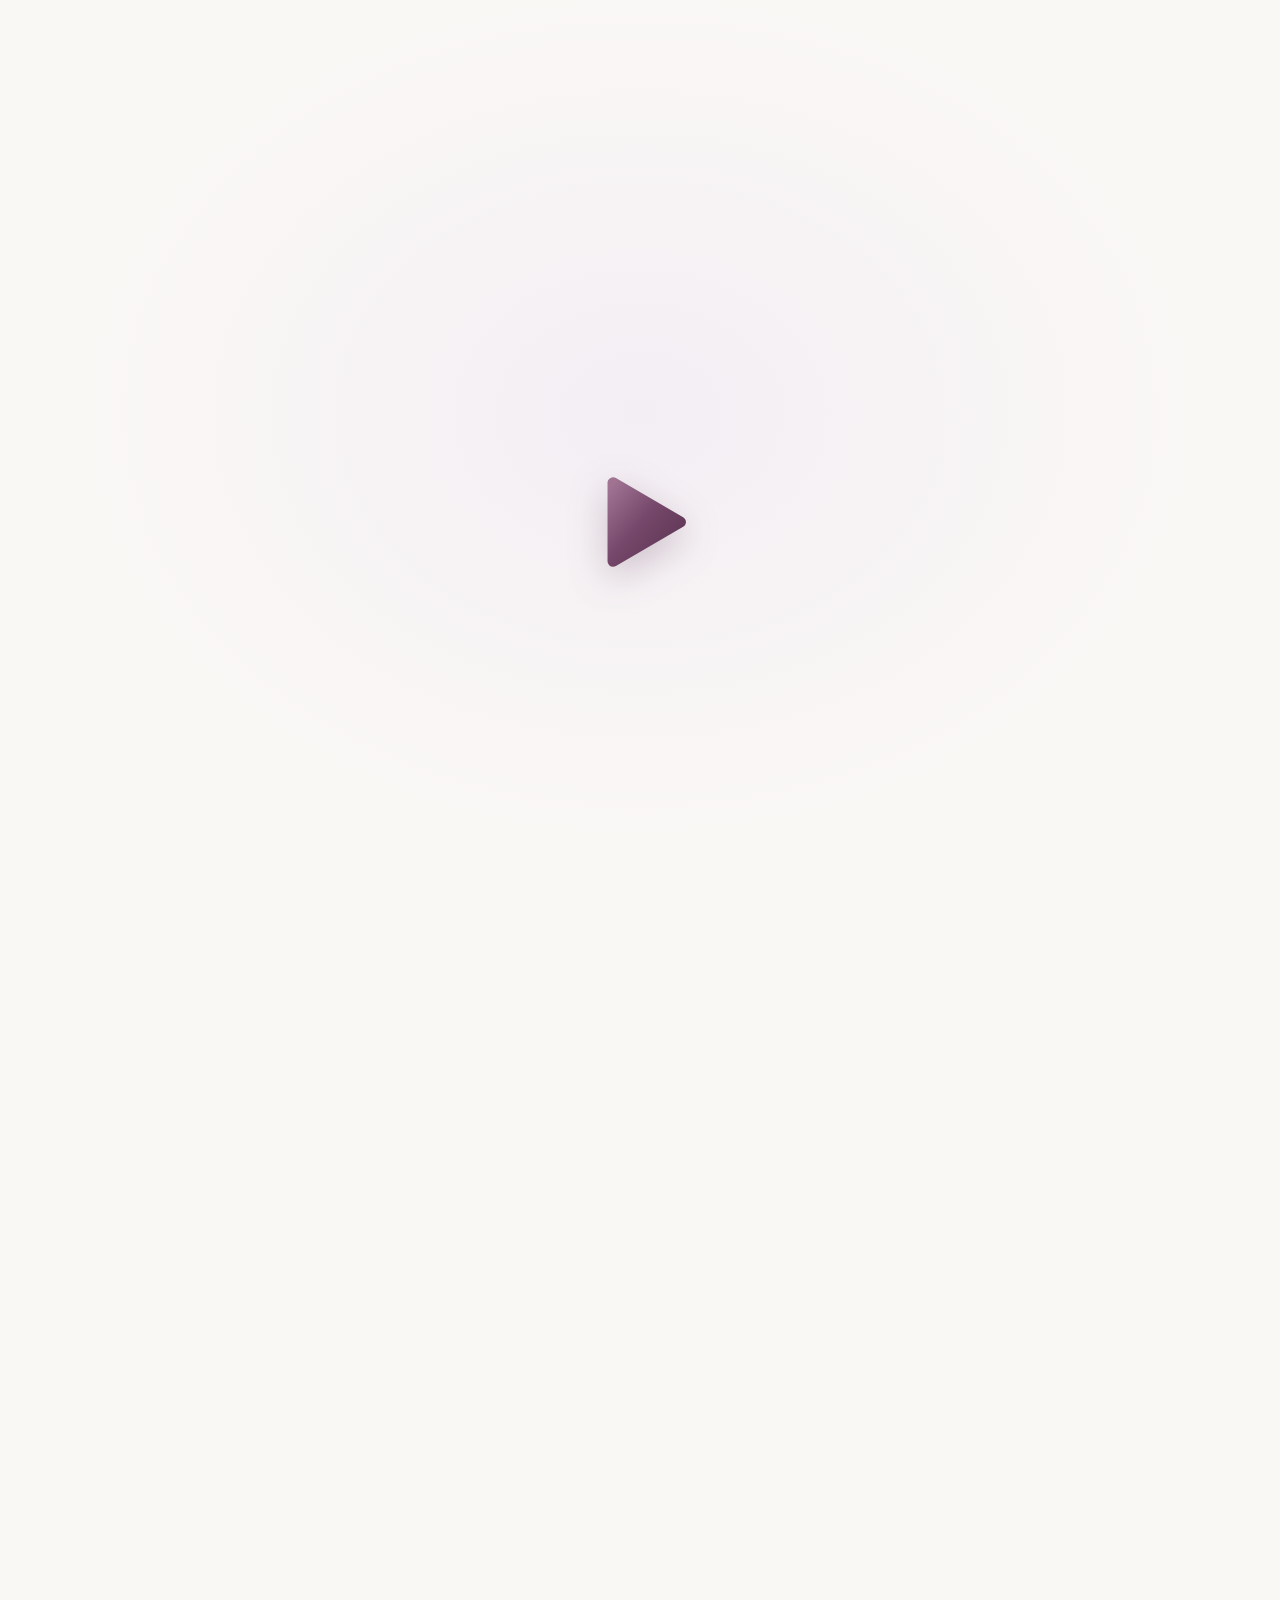
<file: index.html>
<!doctype html>
<html lang="en"><head><meta charset="utf-8"><meta name="viewport" content="width=device-width, initial-scale=1"><meta name="description" content="Carol Yan Li — sound design, editing and mixing for film, games and multimedia."><meta property="og:type" content="website"><meta property="og:site_name" content="Carol Yan Li"><meta property="og:title" content="Carol Yan Li — Sound for stories"><meta property="og:description" content="Sound design and mixing for film, games and multimedia."><meta property="og:url" content="https://carolyanli.com/"><meta property="og:image" content="https://carolyanli.com/assets/og-image.jpg"><meta property="og:image:width" content="1200"><meta property="og:image:height" content="630"><meta property="og:image:alt" content="Hi～ — Carol Yan Li 李颜, sound design and mixing"><meta property="og:locale" content="en_US"><meta property="og:locale:alternate" content="zh_CN"><meta name="twitter:card" content="summary_large_image"><title>Carol Yan Li — Sound for stories</title><link rel="icon" type="image/svg+xml" href="data:image/svg+xml,%3Csvg xmlns='http://www.w3.org/2000/svg' viewBox='0 0 64 64'%3E%3Crect width='64' height='64' rx='32' fill='%23E8E1F0'/%3E%3Ctext x='17' y='46' font-family='Georgia' font-size='42' fill='%236F4263'%3Ec%3C/text%3E%3C/svg%3E"><link rel="canonical" href="https://carolyanli.com/"><link rel="alternate" hreflang="en" href="https://carolyanli.com/"><link rel="alternate" hreflang="zh-CN" href="https://carolyanli.com/zh/"><link rel="alternate" hreflang="x-default" href="https://carolyanli.com/"><link rel="stylesheet" href="assets/fonts.css"><script>try{var p=localStorage.getItem("site-lang");if(p==="zh"||(!p&&/^zh/i.test(navigator.language||"")))location.replace("zh/index.html"+location.search+location.hash)}catch(e){}</script><link rel="stylesheet" href="style.css"><link rel="stylesheet" href="intro.css"><script>try{if((/[?&]intro\b/.test(location.search)||!sessionStorage.getItem("rol-intro-seen"))&&!matchMedia("(prefers-reduced-motion: reduce)").matches){document.documentElement.classList.add("has-intro");window.__helloFallback=setTimeout(function(){document.documentElement.classList.remove("has-intro")},6000)}}catch(e){}</script><script defer src="posters.js"></script><script defer src="intro.js"></script>
<body class="home-page"><a class="skip" href="#top">Skip to content</a><header class="shell"><a aria-label="Carol Yan Li home" class="wordmark" href="index.html">Rol</a><nav aria-label="Main navigation"><a aria-current="page" href="index.html">Home</a><a href="bio.html">Bio</a><a href="work.html">Demo</a><a href="portfolio.html">Work</a><a class="nav-contact" href="contact.html">Let’s talk ↗</a><a aria-label="中文版" class="lang-switch" href="zh/index.html" hreflang="zh-CN" lang="zh-CN" onclick="try{localStorage.setItem('site-lang','zh')}catch(e){}">中文</a></nav></header>
<main id="top"><section aria-labelledby="hero-title" class="hero shell"><div class="identity"><h1 id="hero-title">Carol Yan Li<span lang="zh-CN">李颜</span></h1></div><div class="hero-grid"><div class="hero-copy"><p class="intro">Creative sound design &amp; mixing for films, games and multimedia.</p></div></div></section>
<section aria-label="Portfolio posters" aria-roledescription="carousel" class="poster-gallery shell"><div aria-label="Posters — swipe or use arrow keys" class="poster-track" tabindex="0"><figure aria-label="1 of 9" aria-roledescription="slide" class="poster-slide" role="group"><img alt="Film poster: 我们在黑夜的海上 / Dear Mother, I Meant to Write About Death" fetchpriority="high" loading="eager" src="assets/posters/poster-01.webp"/></figure><figure aria-label="2 of 9" aria-roledescription="slide" class="poster-slide" role="group"><img alt="Film poster: Asian Persuasion" loading="lazy" src="assets/posters/poster-02.webp"/></figure><figure aria-label="3 of 9" aria-roledescription="slide" class="poster-slide" role="group"><img alt="Film poster: Yu Under Water" loading="lazy" src="assets/posters/poster-03.webp"/></figure><figure aria-label="4 of 9" aria-roledescription="slide" class="poster-slide" role="group"><img alt="Film poster: Fingers in the Wind" loading="lazy" src="assets/posters/poster-04.webp"/></figure><figure aria-label="5 of 9" aria-roledescription="slide" class="poster-slide" role="group"><img alt="Film poster: Déjà Rêve / 似曾相识" loading="lazy" src="assets/posters/poster-05.webp"/></figure><figure aria-label="6 of 9" aria-roledescription="slide" class="poster-slide" role="group"><img alt="Film poster: 越洋电话 / The Overseas Call" loading="lazy" src="assets/posters/poster-06.webp"/></figure><figure aria-label="7 of 9" aria-roledescription="slide" class="poster-slide" role="group"><img alt="Film poster: Freedom Day" loading="lazy" src="assets/posters/poster-07.webp"/></figure><figure aria-label="8 of 9" aria-roledescription="slide" class="poster-slide" role="group"><img alt="Film poster: SAVVA" loading="lazy" src="assets/posters/poster-08.webp"/></figure><figure aria-label="9 of 9" aria-roledescription="slide" class="poster-slide" role="group"><img alt="Film poster: Abe" loading="lazy" src="assets/posters/poster-09.webp"/></figure></div><div class="poster-controls"><button aria-label="Previous poster" id="poster-prev" type="button">←</button><span aria-atomic="true" aria-live="polite" id="poster-count">01 / 09</span><button aria-label="Next poster" id="poster-next" type="button">→</button></div></section>
<section class="services section" id="services"><div class="shell"><div class="section-heading"><div><h2>Services</h2></div></div><div class="service-grid"><article><h3>Film Sound</h3><span class="service-tags">DESIGN / IMMERSIVE MIX</span></article><article><h3>Game &amp; Multimedia Audio</h3><span class="service-tags">DESIGN / IMPLEMENTATION / SPATIAL AUDIO</span></article><article><h3>AI Audio</h3><span class="service-tags">AI MUSIC / AI VOICES / TECHNOLOGY DEVELOPMENT</span></article></div></div></section>
</main>
<footer class="shell"><span>© Carol Yan Li</span><div><a aria-label="Instagram" href="https://www.instagram.com/carolyanl/" rel="noopener noreferrer" target="_blank" title="Instagram"><svg aria-hidden="true" fill="none" stroke="currentColor" stroke-width="1.7" viewbox="0 0 24 24"><rect height="18" rx="5" width="18" x="3" y="3"></rect><circle cx="12" cy="12" r="4"></circle><circle cx="17.5" cy="6.5" fill="currentColor" r="1" stroke="none"></circle></svg></a><a aria-label="LinkedIn" href="https://www.linkedin.com/in/carol-yan-li-b6b38619a/" rel="noopener noreferrer" target="_blank" title="LinkedIn"><svg aria-hidden="true" fill="currentColor" viewbox="0 0 24 24"><rect fill="none" height="20" rx="2" stroke="currentColor" stroke-width="1.7" width="20" x="2" y="2"></rect><circle cx="7" cy="7" r="1.3"></circle><path d="M5.8 10h2.4v8H5.8zm4.4 0h2.3v1.1c.7-.9 1.5-1.3 2.6-1.3 2.2 0 3.1 1.4 3.1 3.7V18h-2.4v-4c0-1.3-.3-2.1-1.5-2.1s-1.7.9-1.7 2.1v4h-2.4z"></path></svg></a><a aria-label="IMDb" href="https://www.imdb.com/name/nm10075461/" rel="noopener noreferrer" target="_blank" title="IMDb"><svg aria-hidden="true" class="imdb-icon" viewbox="0 0 40 24"><rect fill="none" height="20" rx="3" stroke="currentColor" stroke-width="1.6" width="38" x="1" y="2"></rect><text fill="currentColor" font-family="Arial,sans-serif" font-size="12" font-weight="900" text-anchor="middle" x="20" y="16.5">IMDb</text></svg></a><a aria-label="小红书" href="https://xhslink.cn/o/1Whh0wi8DAw" rel="noopener noreferrer" target="_blank" title="小红书"><svg aria-hidden="true" class="xiaohongshu-icon" viewbox="0 0 40 24"><rect fill="none" height="20" rx="5" stroke="currentColor" stroke-width="1.6" width="38" x="1" y="2"></rect><text fill="currentColor" font-family="Arial, PingFang SC, Microsoft YaHei, sans-serif" font-size="10" font-weight="700" text-anchor="middle" x="20" y="15.5">小红书</text></svg></a></div></footer>
</body>
</file>
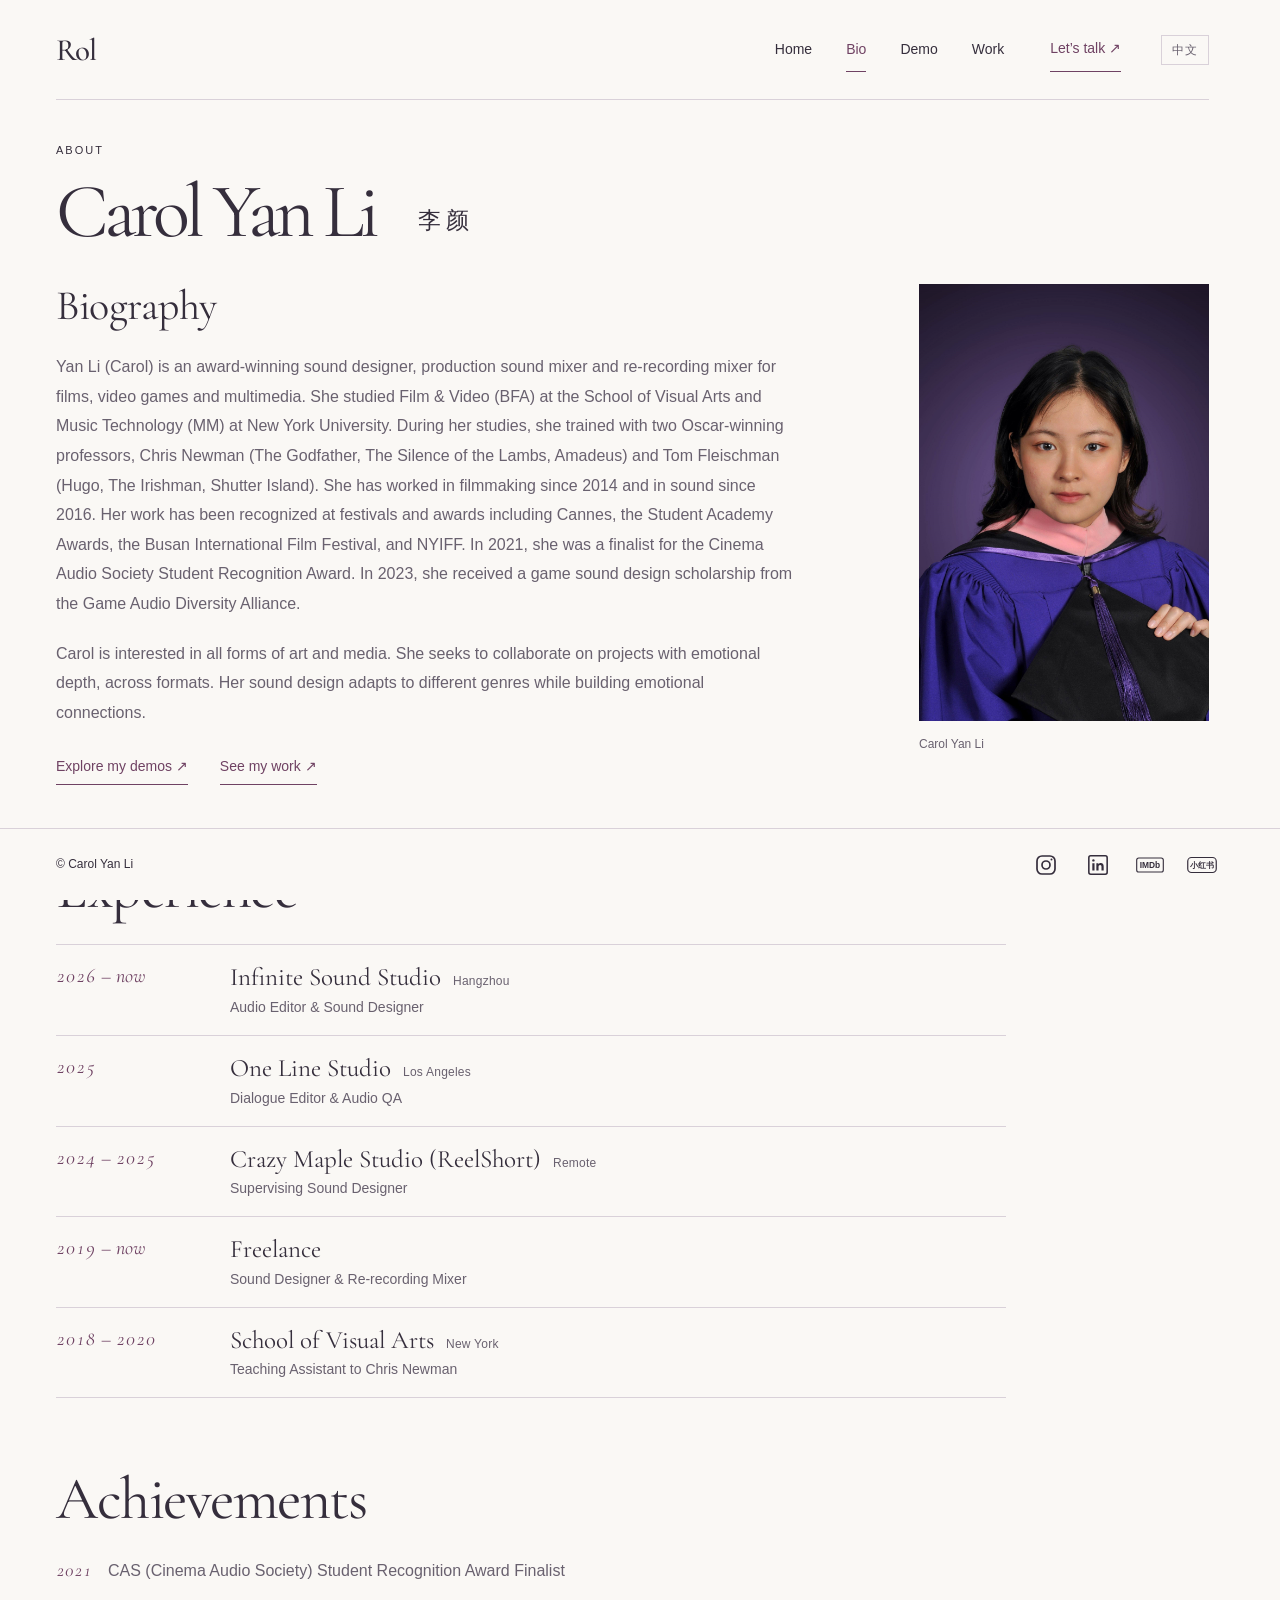
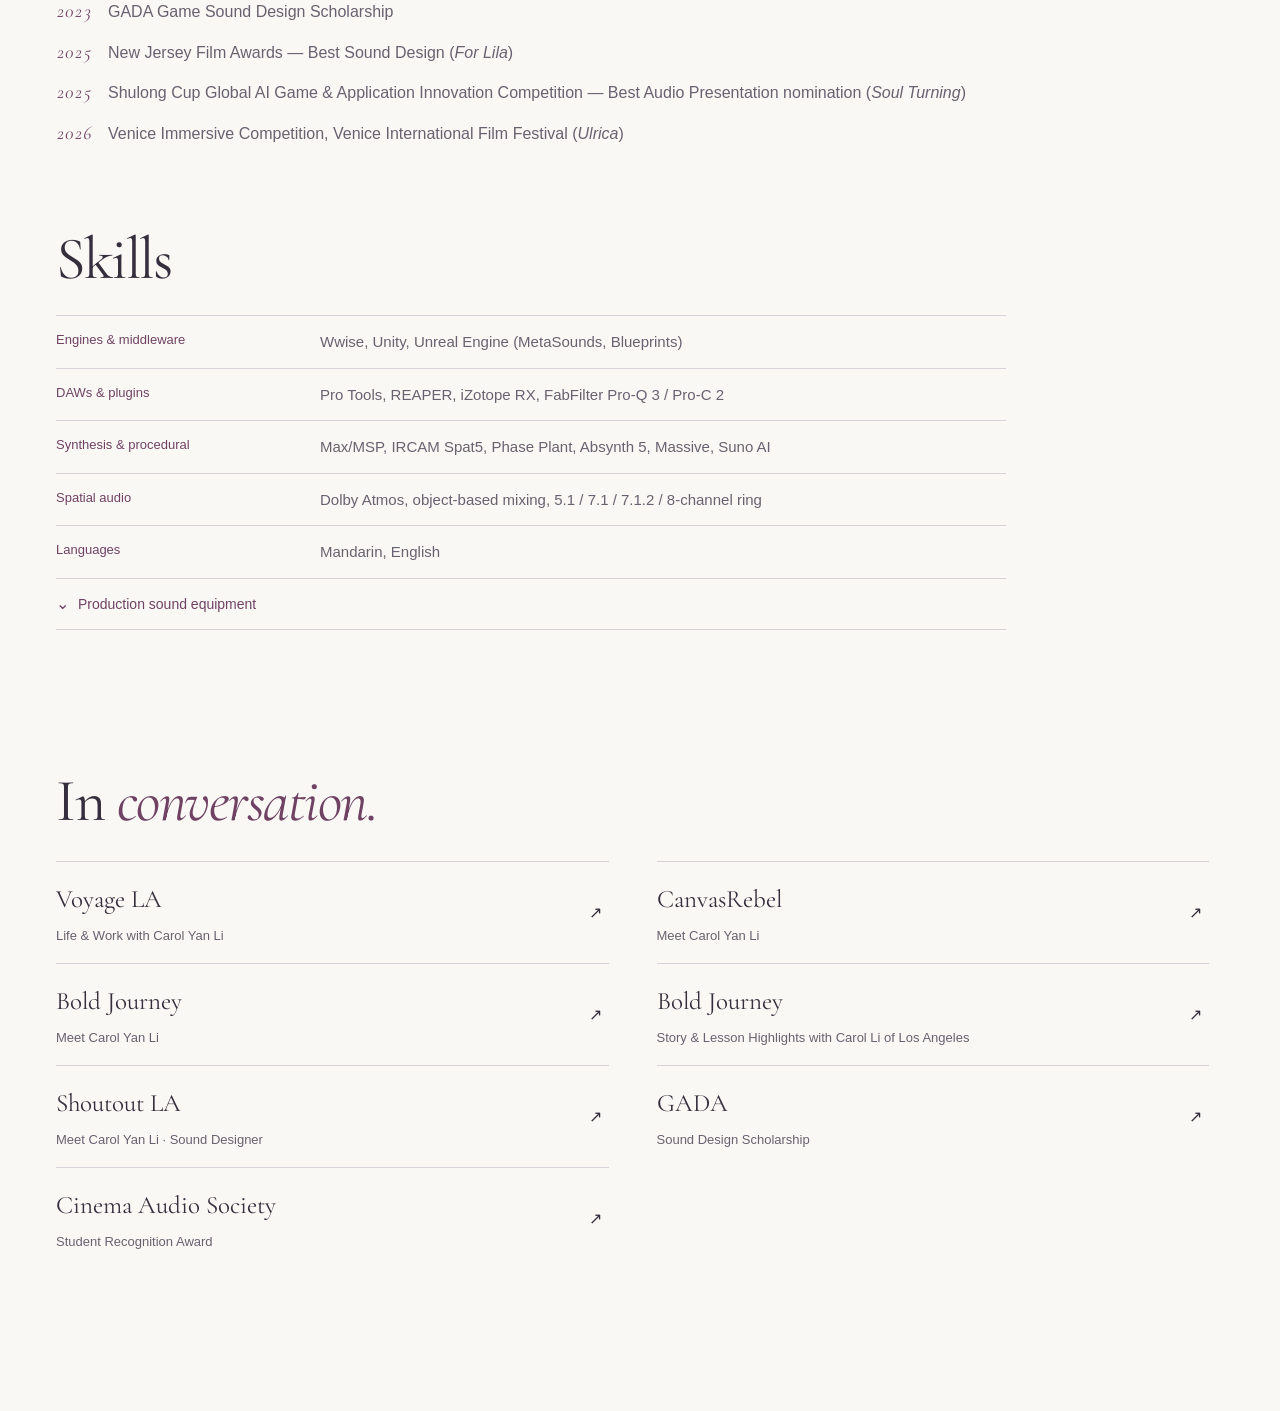
<file: bio/index.html>
<!doctype html><html lang="en"><head><meta charset="utf-8"><meta http-equiv="refresh" content="0;url=../bio.html"><title>Carol Yan Li</title></head><body><a href="../bio.html">Continue / 继续访问</a><script>location.replace("../bio.html"+location.search+location.hash)</script></body></html>
</file>
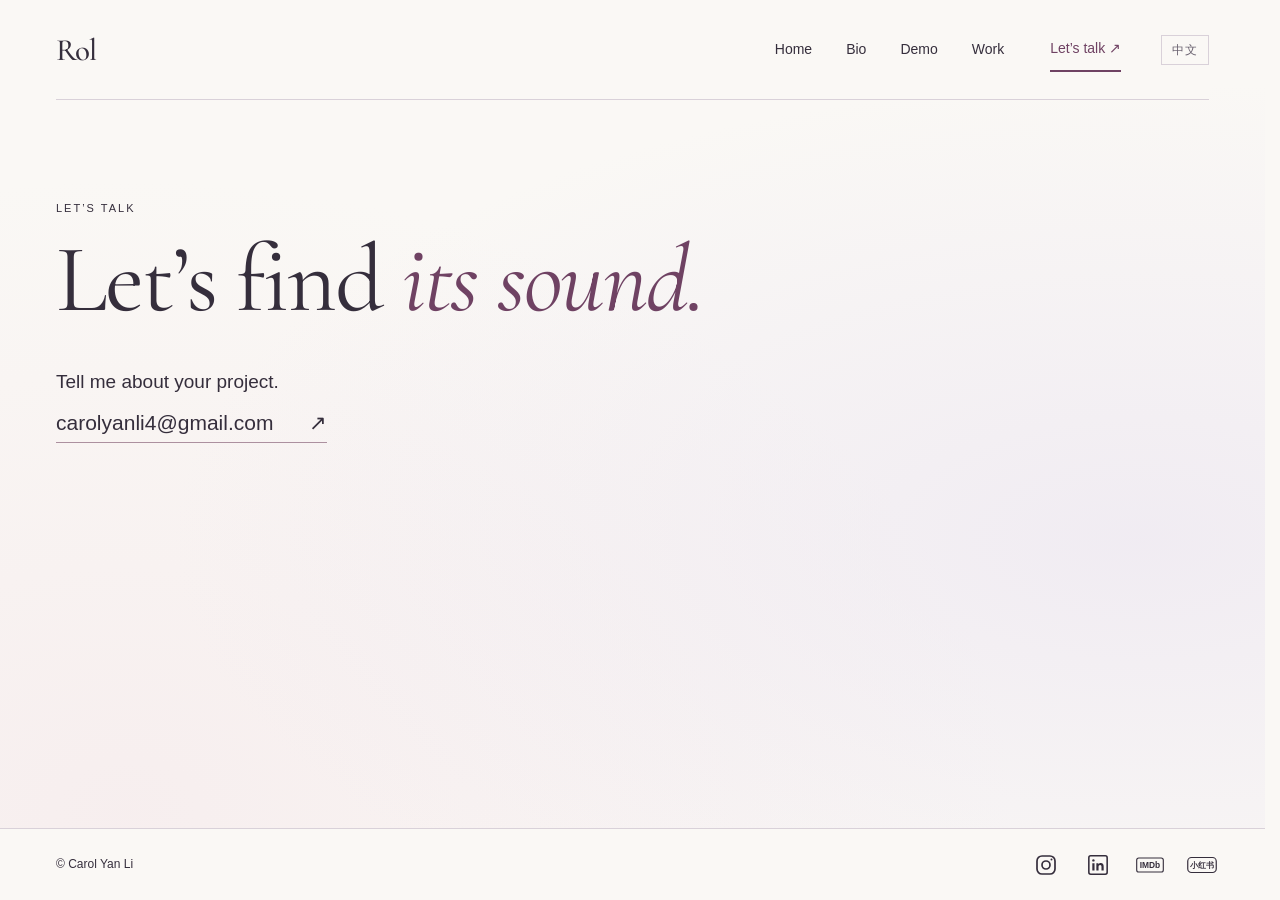
<file: contact/index.html>
<!doctype html><html lang="en"><head><meta charset="utf-8"><meta http-equiv="refresh" content="0;url=../contact.html"><title>Carol Yan Li</title></head><body><a href="../contact.html">Continue / 继续访问</a><script>location.replace("../contact.html"+location.search+location.hash)</script></body></html>
</file>
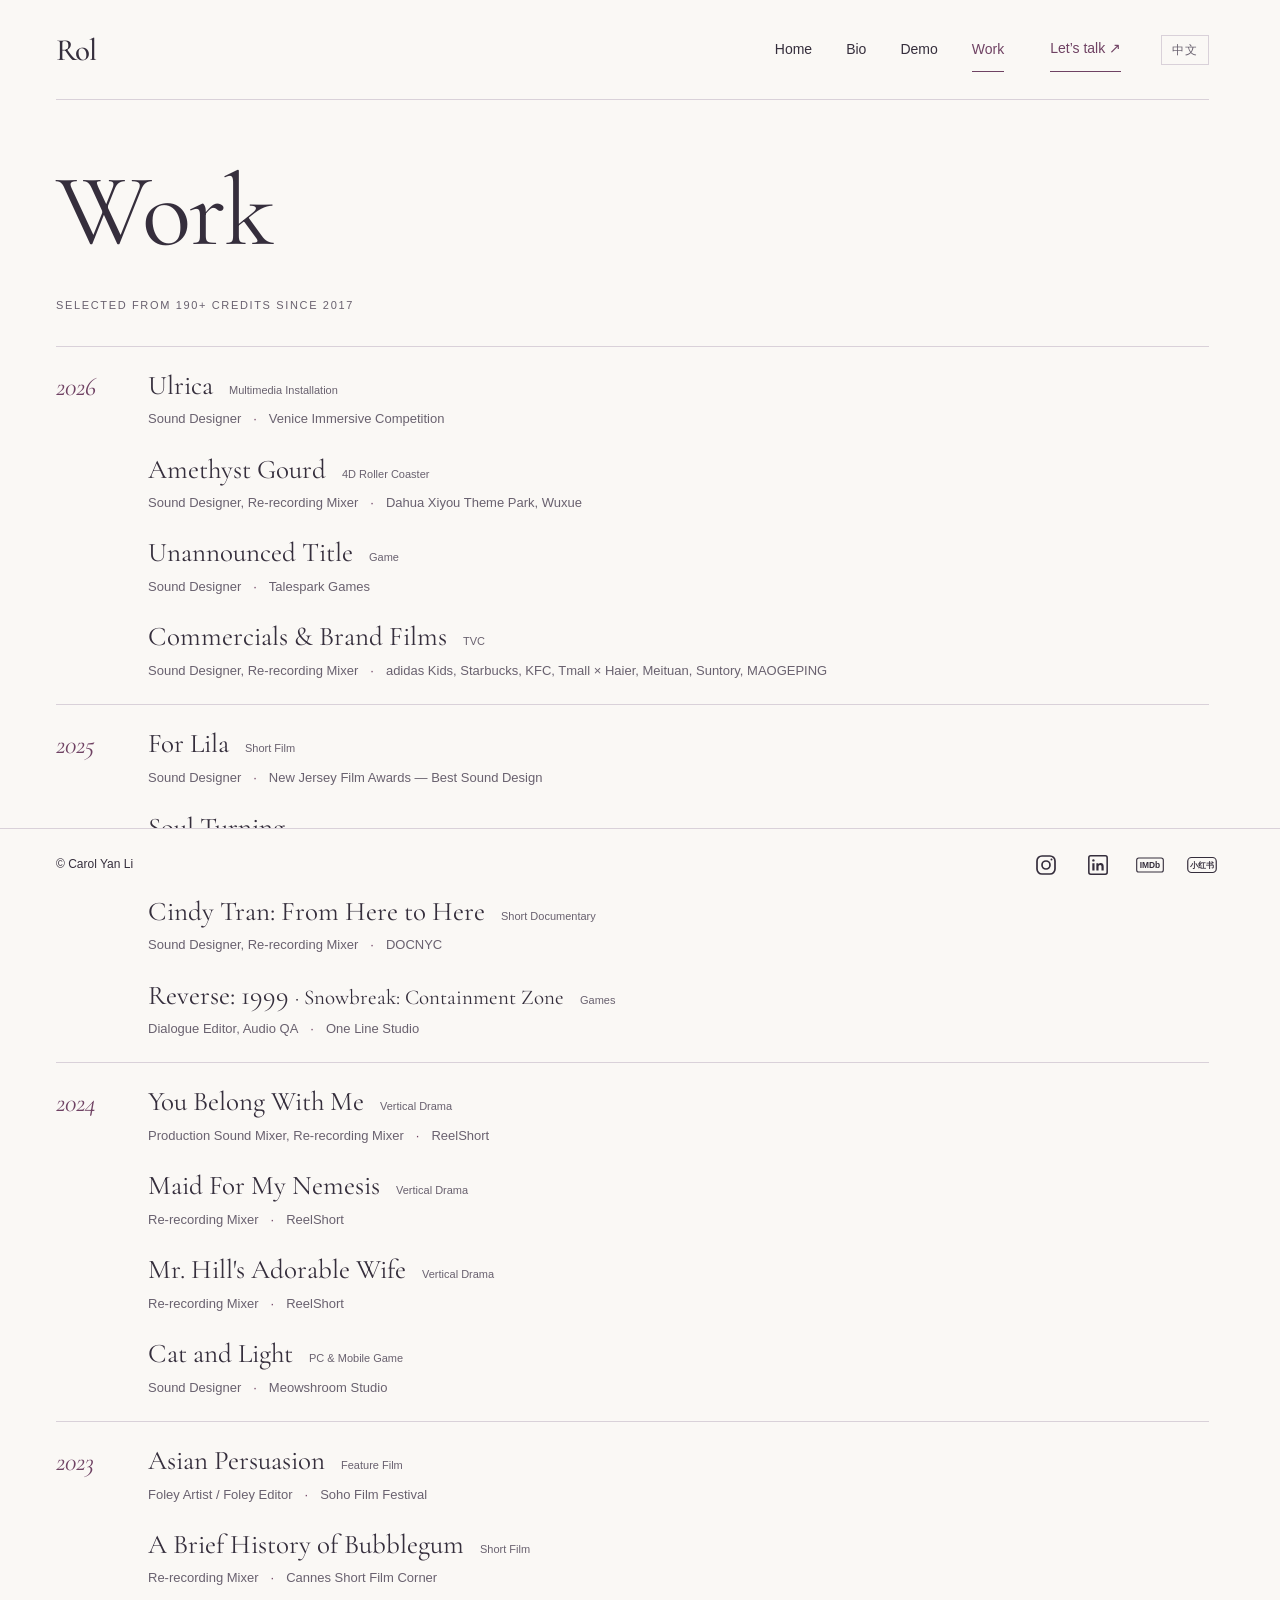
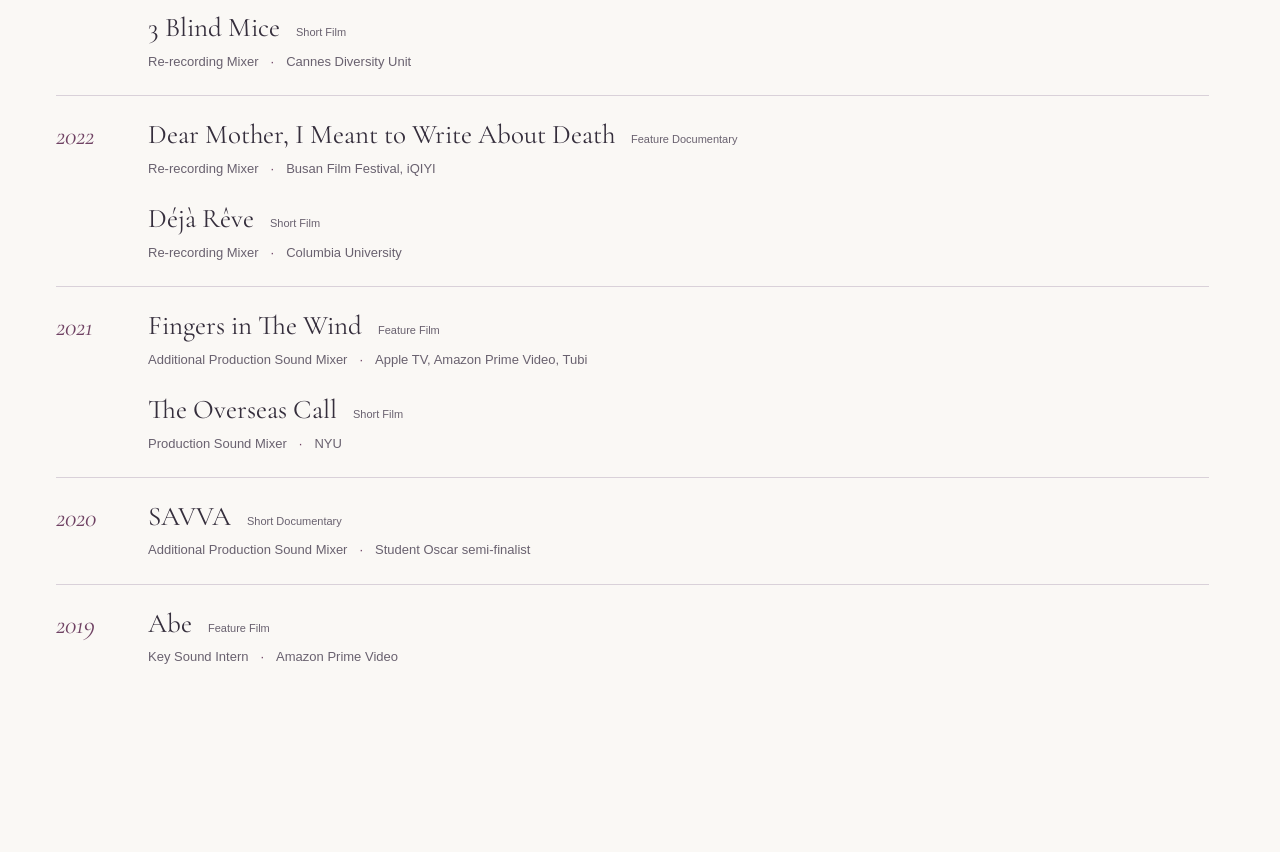
<file: portfolio/index.html>
<!doctype html><html lang="en"><head><meta charset="utf-8"><meta http-equiv="refresh" content="0;url=../portfolio.html"><title>Carol Yan Li</title></head><body><a href="../portfolio.html">Continue / 继续访问</a><script>location.replace("../portfolio.html"+location.search+location.hash)</script></body></html>
</file>
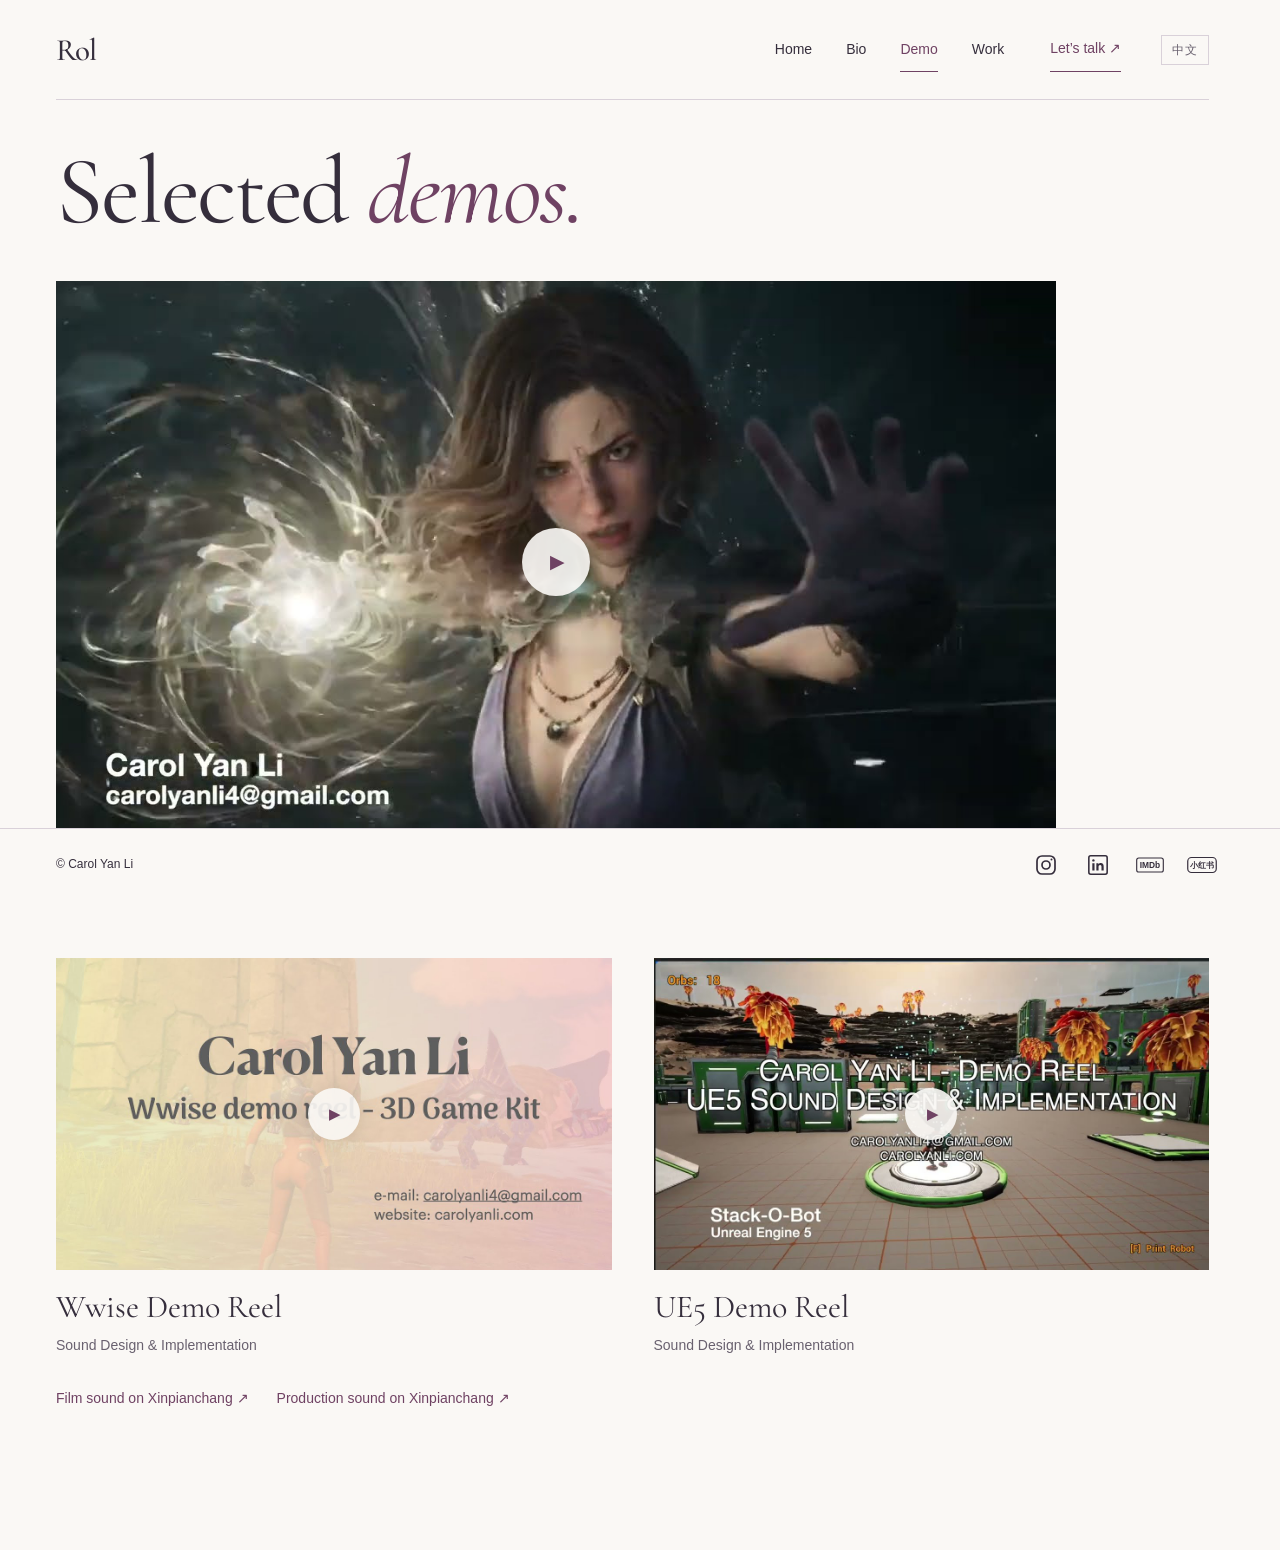
<file: work/index.html>
<!doctype html><html lang="en"><head><meta charset="utf-8"><meta http-equiv="refresh" content="0;url=../work.html"><title>Carol Yan Li</title></head><body><a href="../work.html">Continue / 继续访问</a><script>location.replace("../work.html"+location.search+location.hash)</script></body></html>
</file>
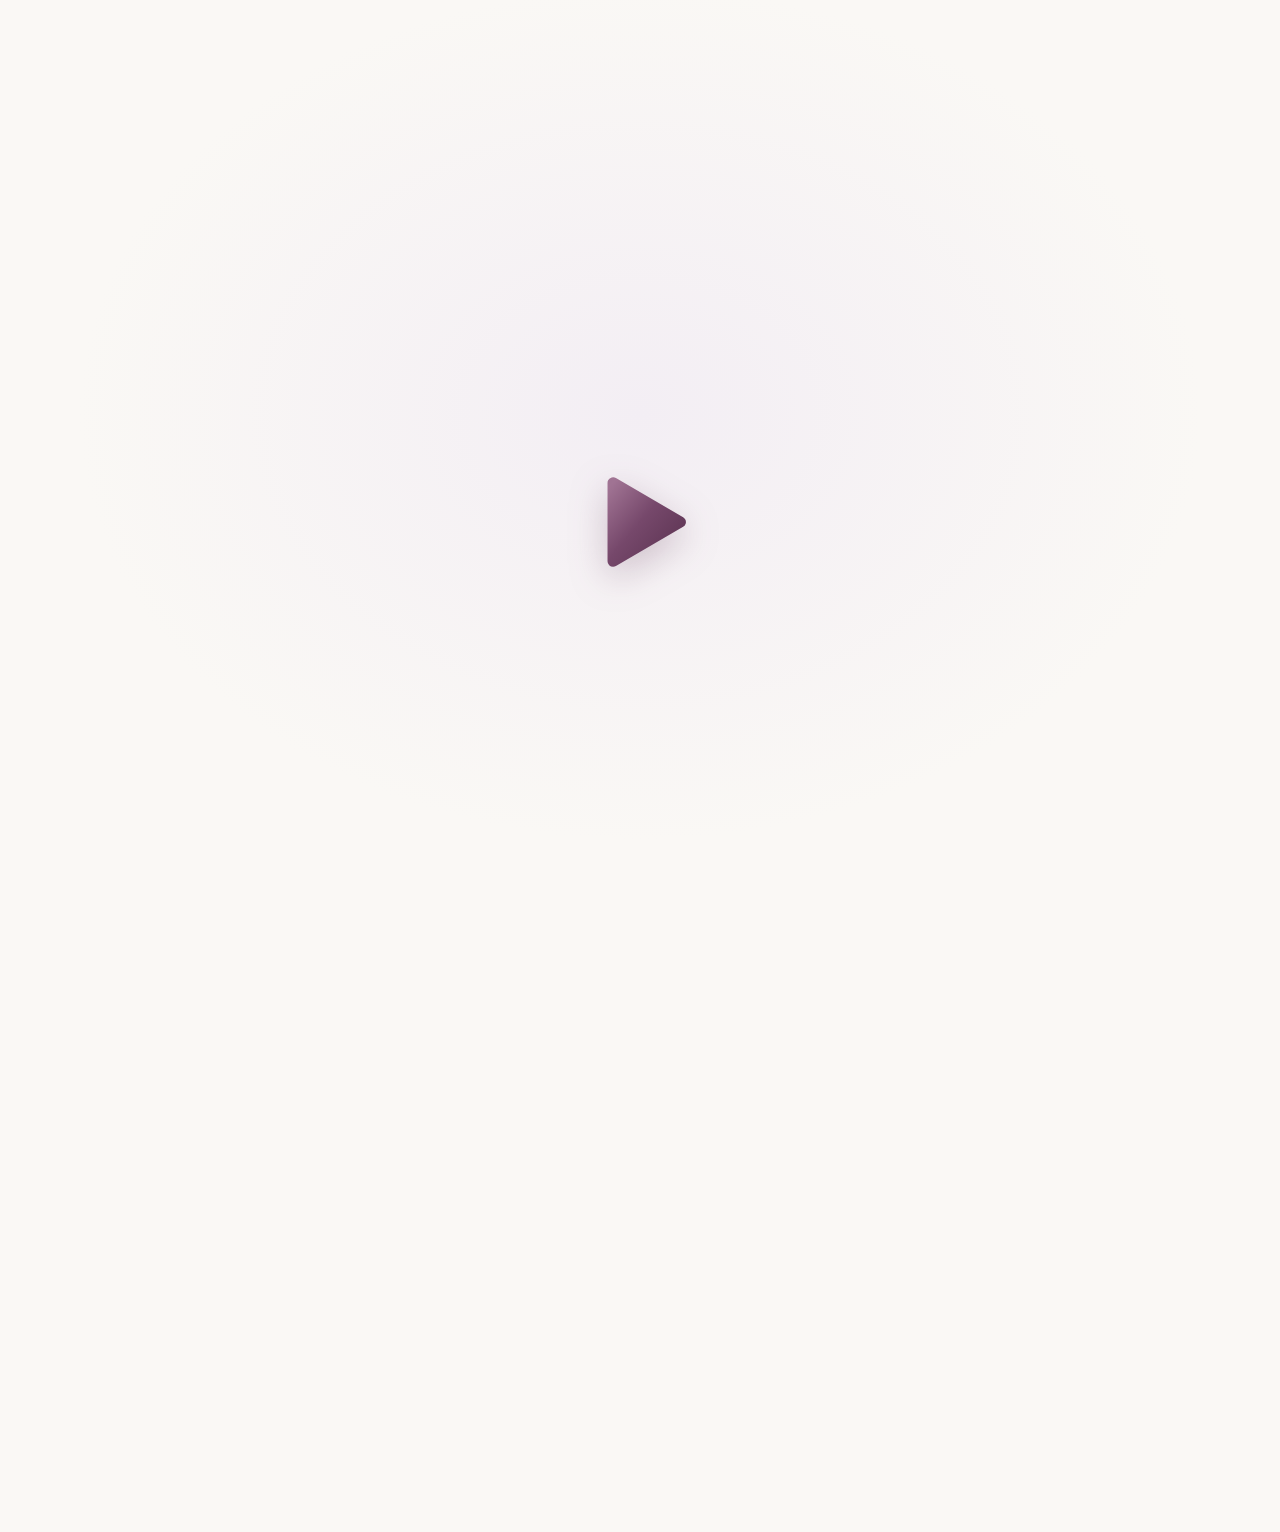
<file: zh/index.html>
<!doctype html>
<html lang="zh-CN"><head><meta charset="utf-8"><meta name="viewport" content="width=device-width, initial-scale=1"><meta name="description" content="李颜 Carol，声音设计师、混音师，为电影、游戏与多媒体提供声音设计与混音。"><meta property="og:type" content="website"><meta property="og:site_name" content="李颜 Carol Yan Li"><meta property="og:title" content="李颜 Carol Yan Li｜声音设计与混音"><meta property="og:description" content="为电影、游戏与多媒体提供声音设计与混音。"><meta property="og:url" content="https://carolyanli.com/zh/"><meta property="og:image" content="https://carolyanli.com/assets/og-image.jpg"><meta property="og:image:width" content="1200"><meta property="og:image:height" content="630"><meta property="og:image:alt" content="Hi～ 李颜 Carol Yan Li，声音设计与混音"><meta property="og:locale" content="zh_CN"><meta property="og:locale:alternate" content="en_US"><meta name="twitter:card" content="summary_large_image"><title>李颜 Carol Yan Li｜声音设计与混音</title><link rel="icon" type="image/svg+xml" href="data:image/svg+xml,%3Csvg xmlns='http://www.w3.org/2000/svg' viewBox='0 0 64 64'%3E%3Crect width='64' height='64' rx='32' fill='%23E8E1F0'/%3E%3Ctext x='17' y='46' font-family='Georgia' font-size='42' fill='%236F4263'%3Ec%3C/text%3E%3C/svg%3E"><link rel="canonical" href="https://carolyanli.com/zh/"><link rel="alternate" hreflang="en" href="https://carolyanli.com/"><link rel="alternate" hreflang="zh-CN" href="https://carolyanli.com/zh/"><link rel="alternate" hreflang="x-default" href="https://carolyanli.com/"><link rel="stylesheet" href="../assets/fonts.css"><link rel="stylesheet" href="../style.css"><link rel="stylesheet" href="../intro.css"><script>try{if((/[?&]intro\b/.test(location.search)||!sessionStorage.getItem("rol-intro-seen"))&&!matchMedia("(prefers-reduced-motion: reduce)").matches){document.documentElement.classList.add("has-intro");window.__helloFallback=setTimeout(function(){document.documentElement.classList.remove("has-intro")},6000)}}catch(e){}</script><script defer src="../posters.js"></script><script defer src="../intro.js"></script>
<body class="home-page"><a class="skip" href="#top">跳到正文</a><header class="shell"><a aria-label="李颜 Carol Yan Li 首页" class="wordmark" href="index.html">Rol</a><nav aria-label="主导航"><a aria-current="page" href="index.html">首页</a><a href="bio.html">关于我</a><a href="work.html">演示</a><a href="portfolio.html">作品</a><a class="nav-contact" href="contact.html">联系合作 ↗</a><a aria-label="English version" class="lang-switch" href="../index.html" hreflang="en" lang="en" onclick="try{localStorage.setItem('site-lang','en')}catch(e){}">EN</a></nav></header>
<main id="top"><section aria-labelledby="hero-title" class="hero shell"><div class="identity"><h1 id="hero-title">李颜<span lang="en">Carol Yan Li</span></h1></div><div class="hero-grid"><div class="hero-copy"><p class="intro">为电影、游戏与多媒体提供创意声音设计与混音。</p></div></div></section>
<section aria-label="作品海报" aria-roledescription="carousel" class="poster-gallery shell"><div aria-label="海报：可滑动或使用方向键切换" class="poster-track" tabindex="0"><figure aria-label="第 1 张，共 9 张" aria-roledescription="slide" class="poster-slide" role="group"><img alt="Film poster: 我们在黑夜的海上 / Dear Mother, I Meant to Write About Death" fetchpriority="high" loading="eager" src="../assets/posters/poster-01.webp"/></figure><figure aria-label="第 2 张，共 9 张" aria-roledescription="slide" class="poster-slide" role="group"><img alt="Film poster: Asian Persuasion" loading="lazy" src="../assets/posters/poster-02.webp"/></figure><figure aria-label="第 3 张，共 9 张" aria-roledescription="slide" class="poster-slide" role="group"><img alt="Film poster: Yu Under Water" loading="lazy" src="../assets/posters/poster-03.webp"/></figure><figure aria-label="第 4 张，共 9 张" aria-roledescription="slide" class="poster-slide" role="group"><img alt="Film poster: Fingers in the Wind" loading="lazy" src="../assets/posters/poster-04.webp"/></figure><figure aria-label="第 5 张，共 9 张" aria-roledescription="slide" class="poster-slide" role="group"><img alt="Film poster: Déjà Rêve / 似曾相识" loading="lazy" src="../assets/posters/poster-05.webp"/></figure><figure aria-label="第 6 张，共 9 张" aria-roledescription="slide" class="poster-slide" role="group"><img alt="Film poster: 越洋电话 / The Overseas Call" loading="lazy" src="../assets/posters/poster-06.webp"/></figure><figure aria-label="第 7 张，共 9 张" aria-roledescription="slide" class="poster-slide" role="group"><img alt="Film poster: Freedom Day" loading="lazy" src="../assets/posters/poster-07.webp"/></figure><figure aria-label="第 8 张，共 9 张" aria-roledescription="slide" class="poster-slide" role="group"><img alt="Film poster: SAVVA" loading="lazy" src="../assets/posters/poster-08.webp"/></figure><figure aria-label="第 9 张，共 9 张" aria-roledescription="slide" class="poster-slide" role="group"><img alt="Film poster: Abe" loading="lazy" src="../assets/posters/poster-09.webp"/></figure></div><div class="poster-controls"><button aria-label="上一张海报" id="poster-prev" type="button">←</button><span aria-atomic="true" aria-live="polite" id="poster-count">01 / 09</span><button aria-label="下一张海报" id="poster-next" type="button">→</button></div></section>
<section class="services section" id="services"><div class="shell"><div class="section-heading"><div><h2>服务</h2></div></div><div class="service-grid"><article><h3>影视声音</h3><span class="service-tags">声音设计 · 沉浸声混音</span></article><article><h3>游戏与多媒体音频</h3><span class="service-tags">声音设计 · 音频实现 · 空间音频</span></article><article><h3>AI 音频</h3><span class="service-tags">AI 音乐 · AI 人声 · 技术研发</span></article></div></div></section>
</main>
<footer class="shell"><span>© 李颜 Carol Yan Li</span><div><a aria-label="Instagram" href="https://www.instagram.com/carolyanl/" rel="noopener noreferrer" target="_blank" title="Instagram"><svg aria-hidden="true" fill="none" stroke="currentColor" stroke-width="1.7" viewbox="0 0 24 24"><rect height="18" rx="5" width="18" x="3" y="3"></rect><circle cx="12" cy="12" r="4"></circle><circle cx="17.5" cy="6.5" fill="currentColor" r="1" stroke="none"></circle></svg></a><a aria-label="LinkedIn" href="https://www.linkedin.com/in/carol-yan-li-b6b38619a/" rel="noopener noreferrer" target="_blank" title="LinkedIn"><svg aria-hidden="true" fill="currentColor" viewbox="0 0 24 24"><rect fill="none" height="20" rx="2" stroke="currentColor" stroke-width="1.7" width="20" x="2" y="2"></rect><circle cx="7" cy="7" r="1.3"></circle><path d="M5.8 10h2.4v8H5.8zm4.4 0h2.3v1.1c.7-.9 1.5-1.3 2.6-1.3 2.2 0 3.1 1.4 3.1 3.7V18h-2.4v-4c0-1.3-.3-2.1-1.5-2.1s-1.7.9-1.7 2.1v4h-2.4z"></path></svg></a><a aria-label="IMDb" href="https://www.imdb.com/name/nm10075461/" rel="noopener noreferrer" target="_blank" title="IMDb"><svg aria-hidden="true" class="imdb-icon" viewbox="0 0 40 24"><rect fill="none" height="20" rx="3" stroke="currentColor" stroke-width="1.6" width="38" x="1" y="2"></rect><text fill="currentColor" font-family="Arial,sans-serif" font-size="12" font-weight="900" text-anchor="middle" x="20" y="16.5">IMDb</text></svg></a><a aria-label="小红书" href="https://xhslink.cn/o/1Whh0wi8DAw" rel="noopener noreferrer" target="_blank" title="小红书"><svg aria-hidden="true" class="xiaohongshu-icon" viewbox="0 0 40 24"><rect fill="none" height="20" rx="5" stroke="currentColor" stroke-width="1.6" width="38" x="1" y="2"></rect><text fill="currentColor" font-family="Arial, PingFang SC, Microsoft YaHei, sans-serif" font-size="10" font-weight="700" text-anchor="middle" x="20" y="15.5">小红书</text></svg></a></div></footer>
</body>
</file>
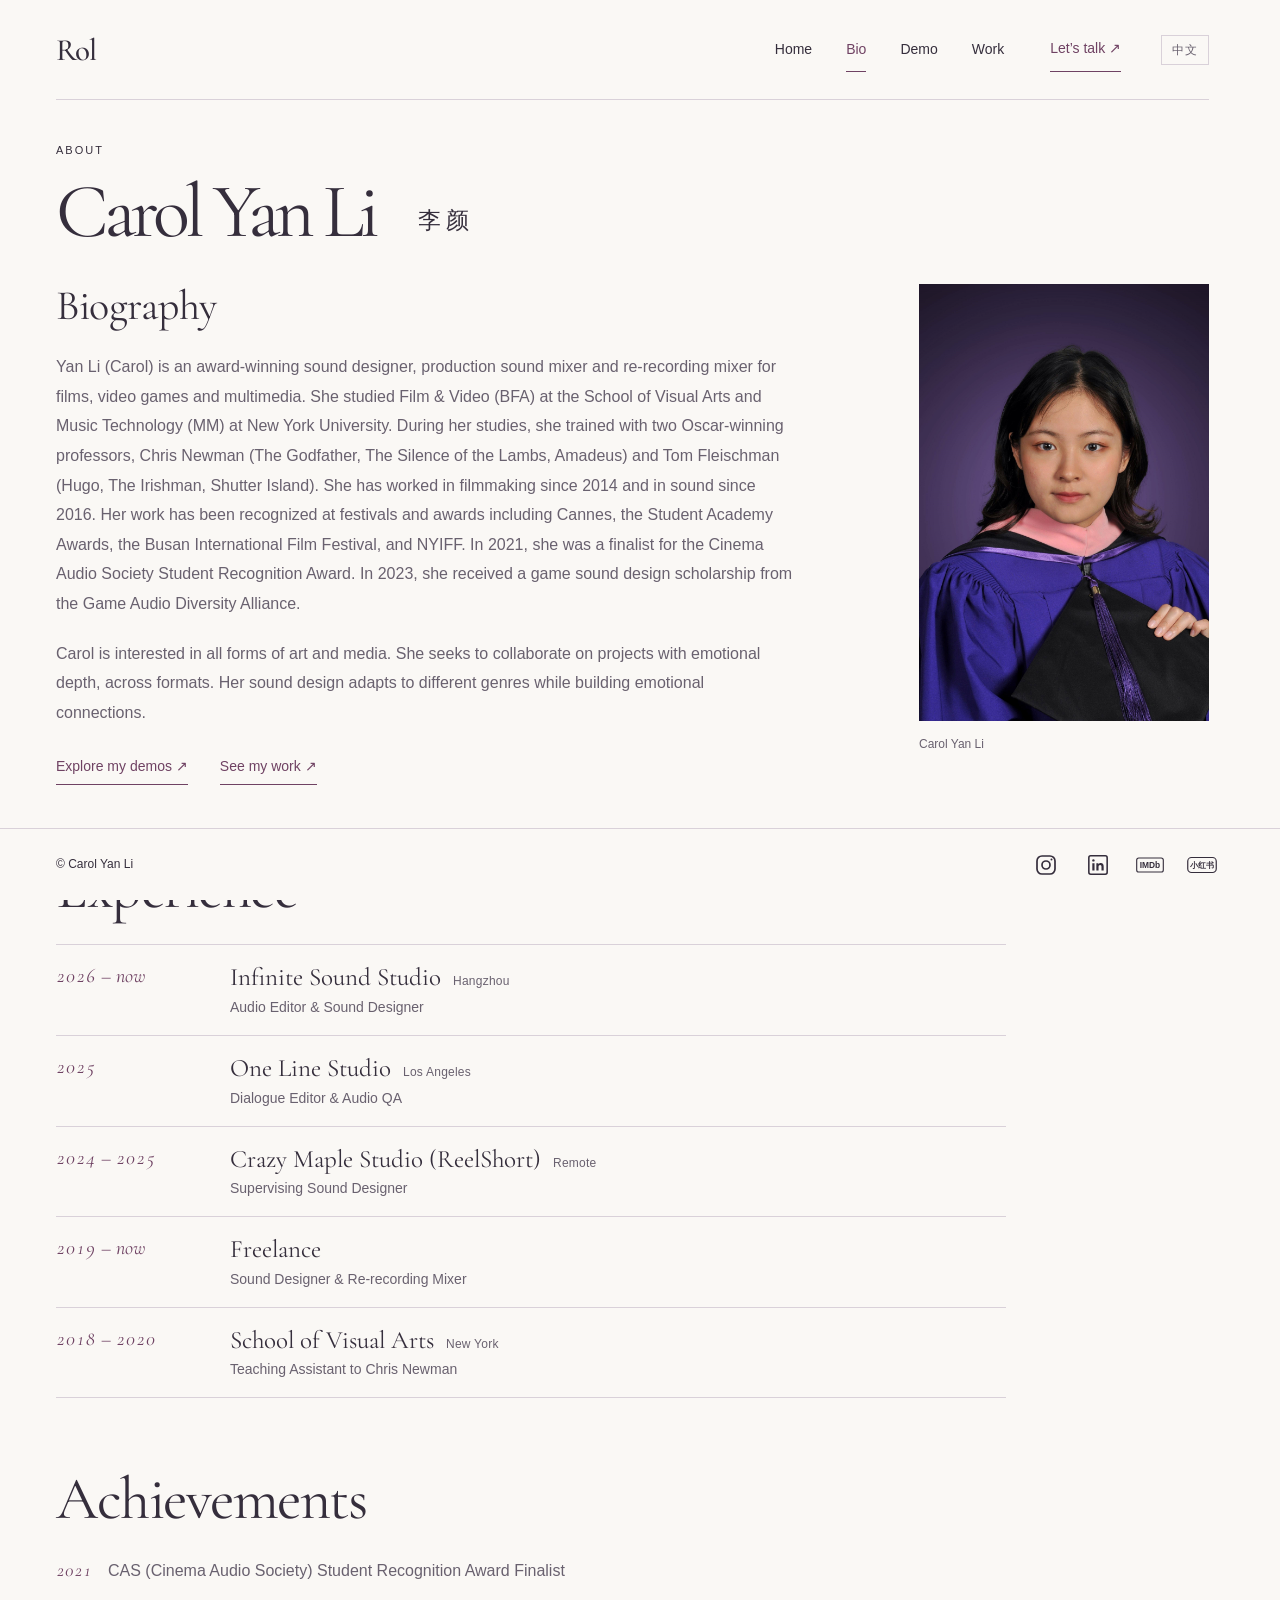
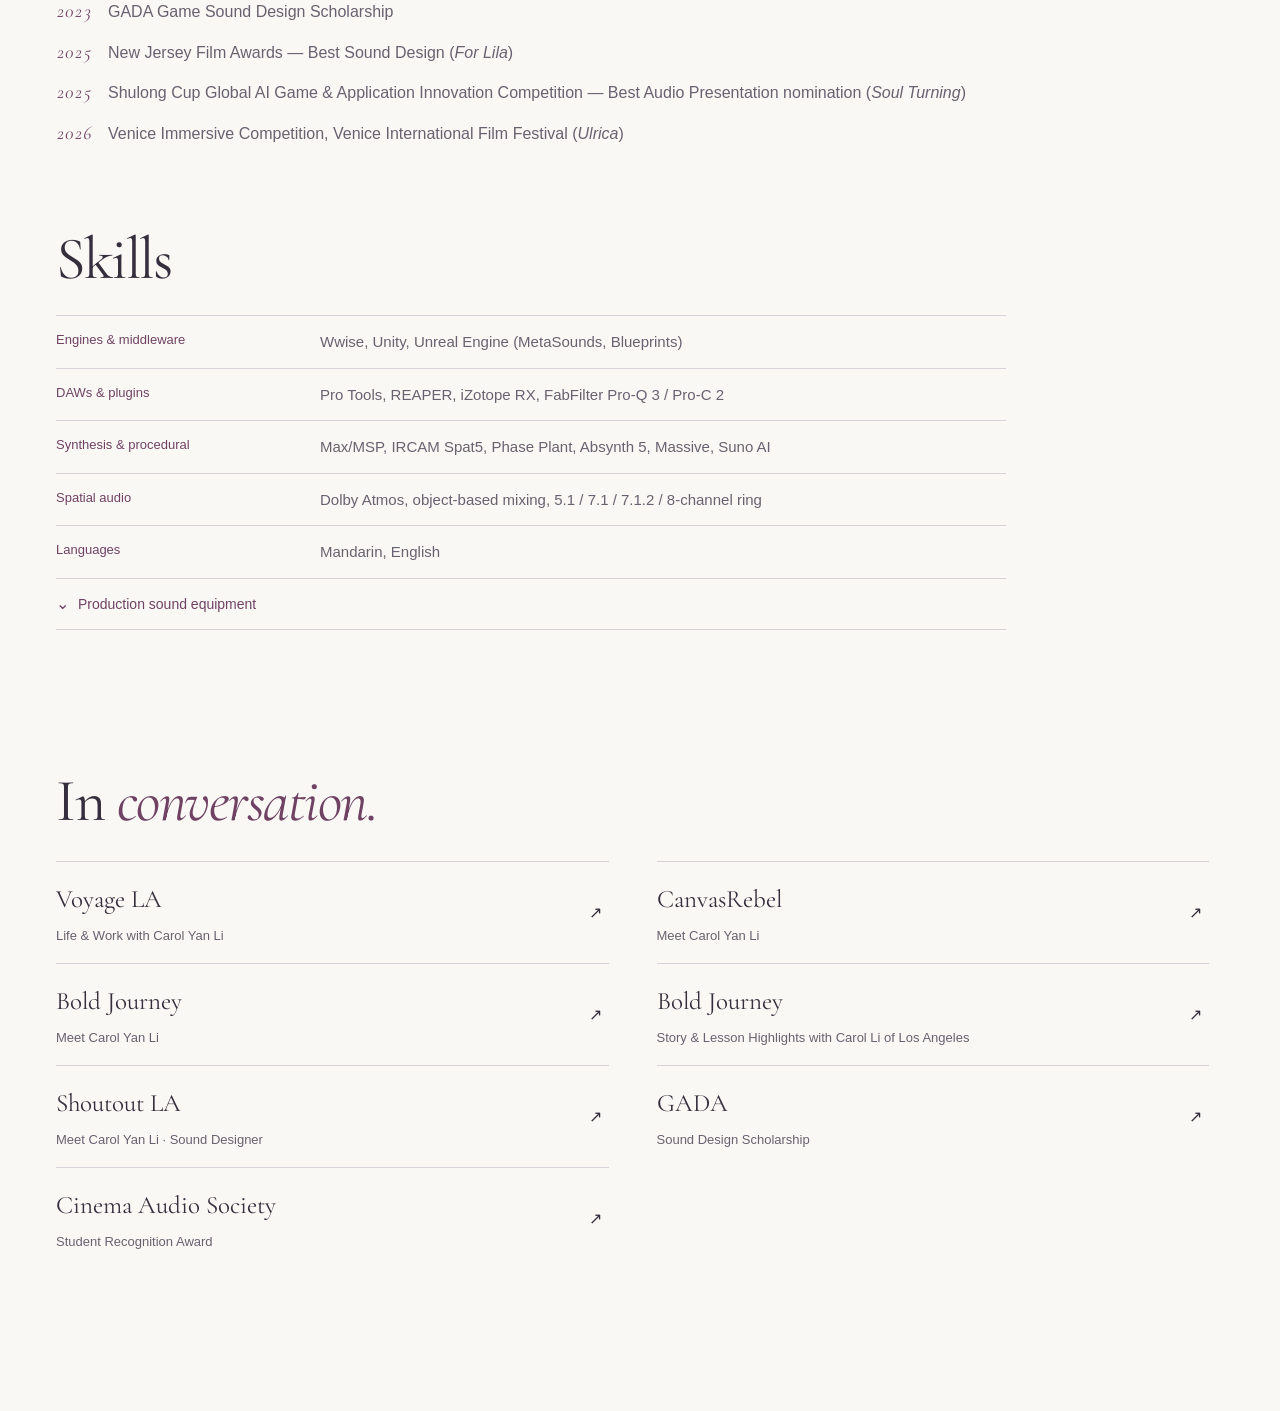
<file: bio.html>
<!doctype html>
<html lang="en"><head><meta charset="utf-8"><meta name="viewport" content="width=device-width, initial-scale=1"><meta name="description" content="Carol Yan Li — sound design, editing and mixing for film, games and multimedia."><meta property="og:type" content="website"><meta property="og:site_name" content="Carol Yan Li"><meta property="og:title" content="Bio — Carol Yan Li"><meta property="og:description" content="Sound design and mixing for film, games and multimedia."><meta property="og:url" content="https://carolyanli.com/bio.html"><meta property="og:image" content="https://carolyanli.com/assets/og-image.jpg"><meta property="og:image:width" content="1200"><meta property="og:image:height" content="630"><meta property="og:image:alt" content="Hi～ — Carol Yan Li 李颜, sound design and mixing"><meta property="og:locale" content="en_US"><meta property="og:locale:alternate" content="zh_CN"><meta name="twitter:card" content="summary_large_image"><title>Bio — Carol Yan Li</title><link rel="icon" type="image/svg+xml" href="data:image/svg+xml,%3Csvg xmlns='http://www.w3.org/2000/svg' viewBox='0 0 64 64'%3E%3Crect width='64' height='64' rx='32' fill='%23E8E1F0'/%3E%3Ctext x='17' y='46' font-family='Georgia' font-size='42' fill='%236F4263'%3Ec%3C/text%3E%3C/svg%3E"><link rel="canonical" href="https://carolyanli.com/bio.html"><link rel="alternate" hreflang="en" href="https://carolyanli.com/bio.html"><link rel="alternate" hreflang="zh-CN" href="https://carolyanli.com/zh/bio.html"><link rel="alternate" hreflang="x-default" href="https://carolyanli.com/bio.html"><link rel="stylesheet" href="assets/fonts.css"><link rel="stylesheet" href="style.css">
<body class="bio-page"><a class="skip" href="#bio">Skip to biography</a><header class="shell"><a aria-label="Carol Yan Li home" class="wordmark" href="index.html">Rol</a><nav aria-label="Main navigation"><a href="index.html">Home</a><a aria-current="page" href="bio.html">Bio</a><a href="work.html">Demo</a><a href="portfolio.html">Work</a><a class="nav-contact" href="contact.html">Let’s talk ↗</a><a aria-label="中文版" class="lang-switch" href="zh/bio.html" hreflang="zh-CN" lang="zh-CN" onclick="try{localStorage.setItem('site-lang','zh')}catch(e){}">中文</a></nav></header>
<main id="bio"><section class="bio-intro shell"><div class="bio-title"><p class="eyebrow">ABOUT</p><h1>Carol Yan Li <span lang="zh-CN">李颜</span></h1></div><div class="bio-layout"><div class="bio-copy"><h2>Biography</h2><p>Yan Li (Carol) is an award-winning sound designer, production sound mixer and re-recording mixer for films, video games and multimedia. She studied Film &amp; Video (BFA) at the School of Visual Arts and Music Technology (MM) at New York University. During her studies, she trained with two Oscar-winning professors, Chris Newman (The Godfather, The Silence of the Lambs, Amadeus) and Tom Fleischman (Hugo, The Irishman, Shutter Island). She has worked in filmmaking since 2014 and in sound since 2016. Her work has been recognized at festivals and awards including Cannes, the Student Academy Awards, the Busan International Film Festival, and NYIFF. In 2021, she was a finalist for the Cinema Audio Society Student Recognition Award. In 2023, she received a game sound design scholarship from the Game Audio Diversity Alliance.</p><p>Carol is interested in all forms of art and media. She seeks to collaborate on projects with emotional depth, across formats. Her sound design adapts to different genres while building emotional connections.</p><div class="bio-actions"><a class="text-link" href="work.html">Explore my demos ↗</a><a class="text-link" href="portfolio.html">See my work ↗</a></div></div><figure class="bio-portrait"><img alt="Carol Yan Li in her New York University graduation gown" height="3216" src="assets/carol-portrait.jpg" width="2136"/><figcaption>Carol Yan Li</figcaption></figure></div></section><section aria-labelledby="experience-title" class="bio-experience shell" id="experience"><div class="section-heading"><h2 id="experience-title">Experience</h2></div><ol class="exp-list"><li><span class="exp-years">2026 – now</span><div><p class="exp-org">Infinite Sound Studio<span class="exp-place">Hangzhou</span></p><p class="exp-role">Audio Editor &amp; Sound Designer</p></div></li><li><span class="exp-years">2025</span><div><p class="exp-org">One Line Studio<span class="exp-place">Los Angeles</span></p><p class="exp-role">Dialogue Editor &amp; Audio QA</p></div></li><li><span class="exp-years">2024 – 2025</span><div><p class="exp-org">Crazy Maple Studio (ReelShort)<span class="exp-place">Remote</span></p><p class="exp-role">Supervising Sound Designer</p></div></li><li><span class="exp-years">2019 – now</span><div><p class="exp-org">Freelance</p><p class="exp-role">Sound Designer &amp; Re-recording Mixer</p></div></li><li><span class="exp-years">2018 – 2020</span><div><p class="exp-org">School of Visual Arts<span class="exp-place">New York</span></p><p class="exp-role">Teaching Assistant to Chris Newman</p></div></li></ol></section><section class="bio-achievements shell" id="achievements"><div class="section-heading"><h2>Achievements</h2></div><ul class="achievement-list"><li><span class="ach-year">2021</span>CAS (Cinema Audio Society) Student Recognition Award Finalist</li><li><span class="ach-year">2023</span>GADA Game Sound Design Scholarship</li><li><span class="ach-year">2025</span>New Jersey Film Awards — Best Sound Design (<i>For Lila</i>)</li><li><span class="ach-year">2025</span>Shulong Cup Global AI Game &amp; Application Innovation Competition — Best Audio Presentation nomination (<i>Soul Turning</i>)</li><li><span class="ach-year">2026</span>Venice Immersive Competition, Venice International Film Festival (<i>Ulrica</i>)</li></ul></section><section aria-labelledby="skills-title" class="bio-skills shell" id="skills"><div class="section-heading"><h2 id="skills-title">Skills</h2></div><dl class="skill-list"><div><dt>Engines &amp; middleware</dt><dd>Wwise, Unity, Unreal Engine (MetaSounds, Blueprints)</dd></div><div><dt>DAWs &amp; plugins</dt><dd>Pro Tools, REAPER, iZotope RX, FabFilter Pro-Q 3 / Pro-C 2</dd></div><div><dt>Synthesis &amp; procedural</dt><dd>Max/MSP, IRCAM Spat5, Phase Plant, Absynth 5, Massive, Suno AI</dd></div><div><dt>Spatial audio</dt><dd>Dolby Atmos, object-based mixing, 5.1 / 7.1 / 7.1.2 / 8-channel ring</dd></div><div><dt>Languages</dt><dd>Mandarin, English</dd></div></dl><details class="gear"><summary>Production sound equipment</summary><dl class="equipment-list"><div><dt>Recorder</dt><dd>Sound Devices MixPre-6 II</dd></div><div><dt>Boom mic</dt><dd>Sennheiser MKH 416 + Sennheiser G4 wireless boom</dd></div><div><dt>Lavalier</dt><dd>Sennheiser G4 wireless × 2<br/>RØDE Wireless PRO × 2</dd></div><div><dt>Timecode</dt><dd>Tentacle × 2</dd></div><div><dt>Accessories</dt><dd>Slate and accessories</dd></div></dl></details></section><section class="bio-press shell" id="press"><div class="section-heading"><div><h2>In <em>conversation.</em></h2></div></div><div class="press-links"><a href="https://voyagela.com/interview/life-work-with-carol-yan-li-of-new-york/" rel="noopener noreferrer" target="_blank"><span>Voyage LA</span><span>Life &amp; Work with Carol Yan Li</span><span>↗</span></a><a href="https://canvasrebel.com/meet-carol-yan-li/" rel="noopener noreferrer" target="_blank"><span>CanvasRebel</span><span>Meet Carol Yan Li</span><span>↗</span></a><a href="https://boldjourney.com/meet-carol-yan-li/" rel="noopener noreferrer" target="_blank"><span>Bold Journey</span><span>Meet Carol Yan Li</span><span>↗</span></a><a href="https://boldjourney.com/story-lesson-highlights-with-carol-li-of-los-angeles-highlight" rel="noopener noreferrer" target="_blank"><span>Bold Journey</span><span>Story &amp; Lesson Highlights with Carol Li of Los Angeles</span><span>↗</span></a><a href="https://shoutoutla.com/meet-carol-yan-li-sound-designer/" rel="noopener noreferrer" target="_blank"><span>Shoutout LA</span><span>Meet Carol Yan Li · Sound Designer</span><span>↗</span></a><a href="https://gameaudiodiversityalliance.org" rel="noopener noreferrer" target="_blank"><span>GADA</span><span>Sound Design Scholarship</span><span>↗</span></a><a href="https://cinemaaudiosociety.org/the-7th-annual-student-recognition-award-finalists-announced/" rel="noopener noreferrer" target="_blank"><span>Cinema Audio Society</span><span>Student Recognition Award</span><span>↗</span></a></div></section></main><footer class="shell"><span>© Carol Yan Li</span><div><a aria-label="Instagram" href="https://www.instagram.com/carolyanl/" rel="noopener noreferrer" target="_blank" title="Instagram"><svg aria-hidden="true" fill="none" stroke="currentColor" stroke-width="1.7" viewbox="0 0 24 24"><rect height="18" rx="5" width="18" x="3" y="3"></rect><circle cx="12" cy="12" r="4"></circle><circle cx="17.5" cy="6.5" fill="currentColor" r="1" stroke="none"></circle></svg></a><a aria-label="LinkedIn" href="https://www.linkedin.com/in/carol-yan-li-b6b38619a/" rel="noopener noreferrer" target="_blank" title="LinkedIn"><svg aria-hidden="true" fill="currentColor" viewbox="0 0 24 24"><rect fill="none" height="20" rx="2" stroke="currentColor" stroke-width="1.7" width="20" x="2" y="2"></rect><circle cx="7" cy="7" r="1.3"></circle><path d="M5.8 10h2.4v8H5.8zm4.4 0h2.3v1.1c.7-.9 1.5-1.3 2.6-1.3 2.2 0 3.1 1.4 3.1 3.7V18h-2.4v-4c0-1.3-.3-2.1-1.5-2.1s-1.7.9-1.7 2.1v4h-2.4z"></path></svg></a><a aria-label="IMDb" href="https://www.imdb.com/name/nm10075461/" rel="noopener noreferrer" target="_blank" title="IMDb"><svg aria-hidden="true" class="imdb-icon" viewbox="0 0 40 24"><rect fill="none" height="20" rx="3" stroke="currentColor" stroke-width="1.6" width="38" x="1" y="2"></rect><text fill="currentColor" font-family="Arial,sans-serif" font-size="12" font-weight="900" text-anchor="middle" x="20" y="16.5">IMDb</text></svg></a><a aria-label="小红书" href="https://xhslink.cn/o/1Whh0wi8DAw" rel="noopener noreferrer" target="_blank" title="小红书"><svg aria-hidden="true" class="xiaohongshu-icon" viewbox="0 0 40 24"><rect fill="none" height="20" rx="5" stroke="currentColor" stroke-width="1.6" width="38" x="1" y="2"></rect><text fill="currentColor" font-family="Arial, PingFang SC, Microsoft YaHei, sans-serif" font-size="10" font-weight="700" text-anchor="middle" x="20" y="15.5">小红书</text></svg></a></div></footer></body>
</file>
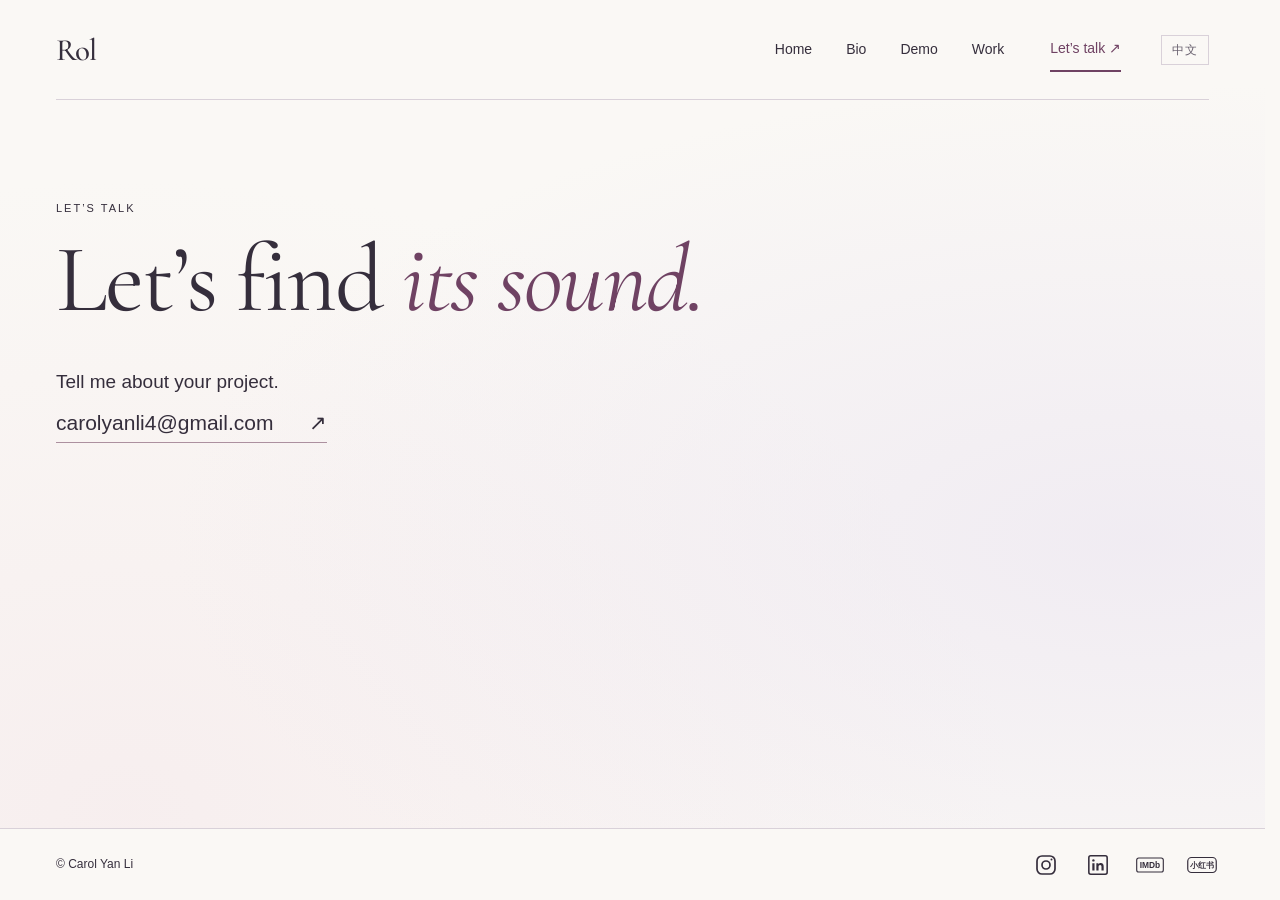
<file: contact.html>
<!doctype html>
<html lang="en"><head><meta charset="utf-8"><meta name="viewport" content="width=device-width, initial-scale=1"><meta name="description" content="Carol Yan Li — sound design, editing and mixing for film, games and multimedia."><meta property="og:type" content="website"><meta property="og:site_name" content="Carol Yan Li"><meta property="og:title" content="Let’s talk — Carol Yan Li"><meta property="og:description" content="Sound design and mixing for film, games and multimedia."><meta property="og:url" content="https://carolyanli.com/contact.html"><meta property="og:image" content="https://carolyanli.com/assets/og-image.jpg"><meta property="og:image:width" content="1200"><meta property="og:image:height" content="630"><meta property="og:image:alt" content="Hi～ — Carol Yan Li 李颜, sound design and mixing"><meta property="og:locale" content="en_US"><meta property="og:locale:alternate" content="zh_CN"><meta name="twitter:card" content="summary_large_image"><title>Let’s talk — Carol Yan Li</title><link rel="icon" type="image/svg+xml" href="data:image/svg+xml,%3Csvg xmlns='http://www.w3.org/2000/svg' viewBox='0 0 64 64'%3E%3Crect width='64' height='64' rx='32' fill='%23E8E1F0'/%3E%3Ctext x='17' y='46' font-family='Georgia' font-size='42' fill='%236F4263'%3Ec%3C/text%3E%3C/svg%3E"><link rel="canonical" href="https://carolyanli.com/contact.html"><link rel="alternate" hreflang="en" href="https://carolyanli.com/contact.html"><link rel="alternate" hreflang="zh-CN" href="https://carolyanli.com/zh/contact.html"><link rel="alternate" hreflang="x-default" href="https://carolyanli.com/contact.html"><link rel="stylesheet" href="assets/fonts.css"><link rel="stylesheet" href="style.css">
<body class="contact-page"><a class="skip" href="#contact">Skip to contact</a><header class="shell"><a aria-label="Carol Yan Li home" class="wordmark" href="index.html">Rol</a><nav aria-label="Main navigation"><a href="index.html">Home</a><a href="bio.html">Bio</a><a href="work.html">Demo</a><a href="portfolio.html">Work</a><a aria-current="page" class="nav-contact" href="contact.html">Let’s talk ↗</a><a aria-label="中文版" class="lang-switch" href="zh/contact.html" hreflang="zh-CN" lang="zh-CN" onclick="try{localStorage.setItem('site-lang','zh')}catch(e){}">中文</a></nav></header><main class="contact-main shell" id="contact"><p class="eyebrow">LET’S TALK</p><h1>Let’s find <em>its sound.</em></h1><p class="contact-lead">Tell me about your project.</p><a class="email" href="mailto:carolyanli4@gmail.com">carolyanli4@gmail.com <span>↗</span></a></main><footer class="shell"><span>© Carol Yan Li</span><div><a aria-label="Instagram" href="https://www.instagram.com/carolyanl/" rel="noopener noreferrer" target="_blank" title="Instagram"><svg aria-hidden="true" fill="none" stroke="currentColor" stroke-width="1.7" viewbox="0 0 24 24"><rect height="18" rx="5" width="18" x="3" y="3"></rect><circle cx="12" cy="12" r="4"></circle><circle cx="17.5" cy="6.5" fill="currentColor" r="1" stroke="none"></circle></svg></a><a aria-label="LinkedIn" href="https://www.linkedin.com/in/carol-yan-li-b6b38619a/" rel="noopener noreferrer" target="_blank" title="LinkedIn"><svg aria-hidden="true" fill="currentColor" viewbox="0 0 24 24"><rect fill="none" height="20" rx="2" stroke="currentColor" stroke-width="1.7" width="20" x="2" y="2"></rect><circle cx="7" cy="7" r="1.3"></circle><path d="M5.8 10h2.4v8H5.8zm4.4 0h2.3v1.1c.7-.9 1.5-1.3 2.6-1.3 2.2 0 3.1 1.4 3.1 3.7V18h-2.4v-4c0-1.3-.3-2.1-1.5-2.1s-1.7.9-1.7 2.1v4h-2.4z"></path></svg></a><a aria-label="IMDb" href="https://www.imdb.com/name/nm10075461/" rel="noopener noreferrer" target="_blank" title="IMDb"><svg aria-hidden="true" class="imdb-icon" viewbox="0 0 40 24"><rect fill="none" height="20" rx="3" stroke="currentColor" stroke-width="1.6" width="38" x="1" y="2"></rect><text fill="currentColor" font-family="Arial,sans-serif" font-size="12" font-weight="900" text-anchor="middle" x="20" y="16.5">IMDb</text></svg></a><a aria-label="小红书" href="https://xhslink.cn/o/1Whh0wi8DAw" rel="noopener noreferrer" target="_blank" title="小红书"><svg aria-hidden="true" class="xiaohongshu-icon" viewbox="0 0 40 24"><rect fill="none" height="20" rx="5" stroke="currentColor" stroke-width="1.6" width="38" x="1" y="2"></rect><text fill="currentColor" font-family="Arial, PingFang SC, Microsoft YaHei, sans-serif" font-size="10" font-weight="700" text-anchor="middle" x="20" y="15.5">小红书</text></svg></a></div></footer></body>
</file>
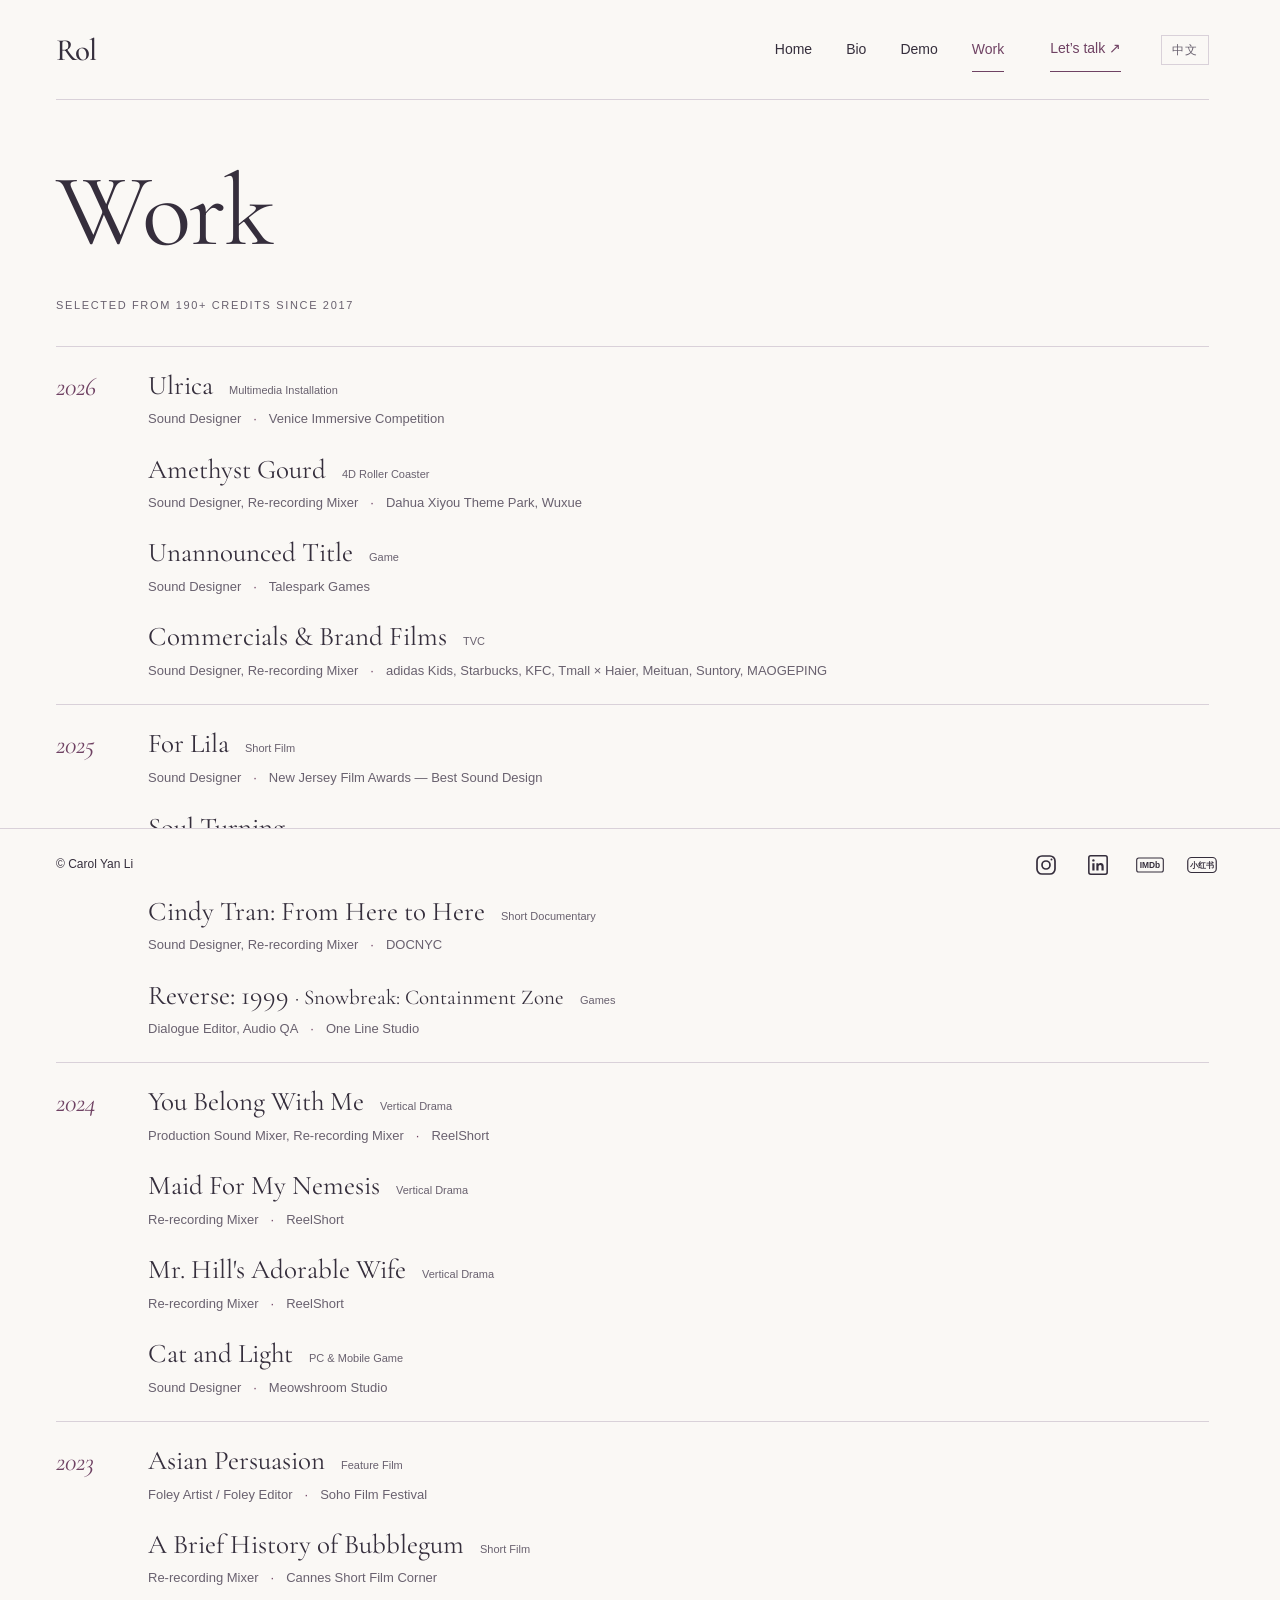
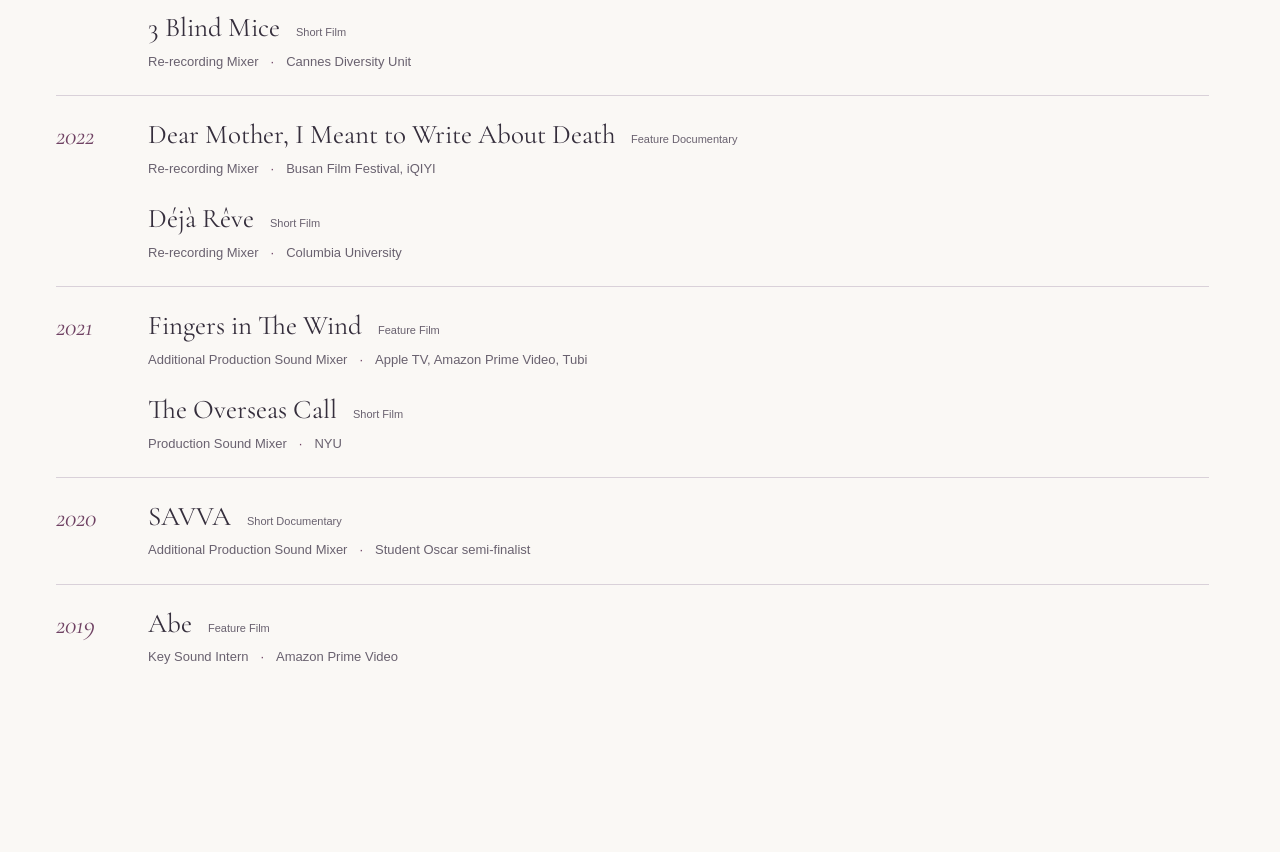
<file: portfolio.html>
<!doctype html>
<html lang="en"><head><meta charset="utf-8"><meta name="viewport" content="width=device-width, initial-scale=1"><meta name="description" content="Carol Yan Li — sound design, editing and mixing for film, games and multimedia."><meta property="og:type" content="website"><meta property="og:site_name" content="Carol Yan Li"><meta property="og:title" content="Work — Carol Yan Li"><meta property="og:description" content="Sound design and mixing for film, games and multimedia."><meta property="og:url" content="https://carolyanli.com/portfolio.html"><meta property="og:image" content="https://carolyanli.com/assets/og-image.jpg"><meta property="og:image:width" content="1200"><meta property="og:image:height" content="630"><meta property="og:image:alt" content="Hi～ — Carol Yan Li 李颜, sound design and mixing"><meta property="og:locale" content="en_US"><meta property="og:locale:alternate" content="zh_CN"><meta name="twitter:card" content="summary_large_image"><title>Work — Carol Yan Li</title><link rel="icon" type="image/svg+xml" href="data:image/svg+xml,%3Csvg xmlns='http://www.w3.org/2000/svg' viewBox='0 0 64 64'%3E%3Crect width='64' height='64' rx='32' fill='%23E8E1F0'/%3E%3Ctext x='17' y='46' font-family='Georgia' font-size='42' fill='%236F4263'%3Ec%3C/text%3E%3C/svg%3E"><link rel="canonical" href="https://carolyanli.com/portfolio.html"><link rel="alternate" hreflang="en" href="https://carolyanli.com/portfolio.html"><link rel="alternate" hreflang="zh-CN" href="https://carolyanli.com/zh/portfolio.html"><link rel="alternate" hreflang="x-default" href="https://carolyanli.com/portfolio.html"><link rel="stylesheet" href="assets/fonts.css"><link rel="stylesheet" href="style.css">
<body class="portfolio-page"><a class="skip" href="#portfolio">Skip to work</a><header class="shell"><a aria-label="Carol Yan Li home" class="wordmark" href="index.html">Rol</a><nav aria-label="Main navigation"><a href="index.html">Home</a><a href="bio.html">Bio</a><a href="work.html">Demo</a><a aria-current="page" href="portfolio.html">Work</a><a class="nav-contact" href="contact.html">Let’s talk ↗</a><a aria-label="中文版" class="lang-switch" href="zh/portfolio.html" hreflang="zh-CN" lang="zh-CN" onclick="try{localStorage.setItem('site-lang','zh')}catch(e){}">中文</a></nav></header><main class="portfolio-main shell" id="portfolio"><h1>Work</h1><p class="portfolio-caption">SELECTED FROM 190+ CREDITS SINCE 2017</p><div class="credits-list">
<section aria-labelledby="year-2026" class="project-year-group"><h2 id="year-2026">2026</h2><div class="year-projects">
<article class="project-entry"><div class="project-heading"><h3>Ulrica</h3><span class="project-kind">Multimedia Installation</span></div><div class="project-details"><p>Sound Designer</p><p class="project-recognition">Venice Immersive Competition</p></div></article>
<article class="project-entry"><div class="project-heading"><h3>Amethyst Gourd</h3><span class="project-kind">4D Roller Coaster</span></div><div class="project-details"><p>Sound Designer, Re-recording Mixer</p><p class="project-recognition">Dahua Xiyou Theme Park, Wuxue</p></div></article>
<article class="project-entry"><div class="project-heading"><h3>Unannounced Title</h3><span class="project-kind">Game</span></div><div class="project-details"><p>Sound Designer</p><p class="project-recognition">Talespark Games</p></div></article>
<article class="project-entry"><div class="project-heading"><h3>Commercials &amp; Brand Films</h3><span class="project-kind">TVC</span></div><div class="project-details"><p>Sound Designer, Re-recording Mixer</p><p class="project-recognition">adidas Kids, Starbucks, KFC, Tmall × Haier, Meituan, Suntory, MAOGEPING</p></div></article>
</div></section>
<section aria-labelledby="year-2025" class="project-year-group"><h2 id="year-2025">2025</h2><div class="year-projects">
<article class="project-entry"><div class="project-heading"><h3>For Lila</h3><span class="project-kind">Short Film</span></div><div class="project-details"><p>Sound Designer</p><p class="project-recognition">New Jersey Film Awards — Best Sound Design</p></div></article>
<article class="project-entry"><div class="project-heading"><h3>Soul Turning</h3><span class="project-kind">Game Demo</span></div><div class="project-details"><p>Sound Designer</p><p class="project-recognition">Shulong Cup — Best Audio Presentation nomination</p></div></article>
<article class="project-entry"><div class="project-heading"><h3>Cindy Tran: From Here to Here</h3><span class="project-kind">Short Documentary</span></div><div class="project-details"><p>Sound Designer, Re-recording Mixer</p><p class="project-recognition">DOCNYC</p></div></article>
<article class="project-entry"><div class="project-heading"><h3>Reverse: 1999 <span class="project-subtitle">· Snowbreak: Containment Zone</span></h3><span class="project-kind">Games</span></div><div class="project-details"><p>Dialogue Editor, Audio QA</p><p class="project-recognition">One Line Studio</p></div></article>
</div></section>
<section aria-labelledby="year-2024" class="project-year-group"><h2 id="year-2024">2024</h2><div class="year-projects">
<article class="project-entry"><div class="project-heading"><h3>You Belong With Me</h3><span class="project-kind">Vertical Drama</span></div><div class="project-details"><p>Production Sound Mixer, Re-recording Mixer</p><p class="project-recognition">ReelShort</p></div></article>
<article class="project-entry"><div class="project-heading"><h3>Maid For My Nemesis</h3><span class="project-kind">Vertical Drama</span></div><div class="project-details"><p>Re-recording Mixer</p><p class="project-recognition">ReelShort</p></div></article>
<article class="project-entry"><div class="project-heading"><h3>Mr. Hill's Adorable Wife</h3><span class="project-kind">Vertical Drama</span></div><div class="project-details"><p>Re-recording Mixer</p><p class="project-recognition">ReelShort</p></div></article>
<article class="project-entry"><div class="project-heading"><h3>Cat and Light</h3><span class="project-kind">PC &amp; Mobile Game</span></div><div class="project-details"><p>Sound Designer</p><p class="project-recognition">Meowshroom Studio</p></div></article>
</div></section>
<section aria-labelledby="year-2023" class="project-year-group"><h2 id="year-2023">2023</h2><div class="year-projects">
<article class="project-entry"><div class="project-heading"><h3>Asian Persuasion</h3><span class="project-kind">Feature Film</span></div><div class="project-details"><p>Foley Artist / Foley Editor</p><p class="project-recognition">Soho Film Festival</p></div></article>
<article class="project-entry"><div class="project-heading"><h3>A Brief History of Bubblegum</h3><span class="project-kind">Short Film</span></div><div class="project-details"><p>Re-recording Mixer</p><p class="project-recognition">Cannes Short Film Corner</p></div></article>
<article class="project-entry"><div class="project-heading"><h3>3 Blind Mice</h3><span class="project-kind">Short Film</span></div><div class="project-details"><p>Re-recording Mixer</p><p class="project-recognition">Cannes Diversity Unit</p></div></article>
</div></section>
<section aria-labelledby="year-2022" class="project-year-group"><h2 id="year-2022">2022</h2><div class="year-projects">
<article class="project-entry"><div class="project-heading"><h3>Dear Mother, I Meant to Write About Death</h3><span class="project-kind">Feature Documentary</span></div><div class="project-details"><p>Re-recording Mixer</p><p class="project-recognition">Busan Film Festival, iQIYI</p></div></article>
<article class="project-entry"><div class="project-heading"><h3>Déjà Rêve</h3><span class="project-kind">Short Film</span></div><div class="project-details"><p>Re-recording Mixer</p><p class="project-recognition">Columbia University</p></div></article>
</div></section>
<section aria-labelledby="year-2021" class="project-year-group"><h2 id="year-2021">2021</h2><div class="year-projects">
<article class="project-entry"><div class="project-heading"><h3>Fingers in The Wind</h3><span class="project-kind">Feature Film</span></div><div class="project-details"><p>Additional Production Sound Mixer</p><p class="project-recognition">Apple TV, Amazon Prime Video, Tubi</p></div></article>
<article class="project-entry"><div class="project-heading"><h3>The Overseas Call</h3><span class="project-kind">Short Film</span></div><div class="project-details"><p>Production Sound Mixer</p><p class="project-recognition">NYU</p></div></article>
</div></section>
<section aria-labelledby="year-2020" class="project-year-group"><h2 id="year-2020">2020</h2><div class="year-projects">
<article class="project-entry"><div class="project-heading"><h3>SAVVA</h3><span class="project-kind">Short Documentary</span></div><div class="project-details"><p>Additional Production Sound Mixer</p><p class="project-recognition">Student Oscar semi-finalist</p></div></article>
</div></section>
<section aria-labelledby="year-2019" class="project-year-group"><h2 id="year-2019">2019</h2><div class="year-projects">
<article class="project-entry"><div class="project-heading"><h3>Abe</h3><span class="project-kind">Feature Film</span></div><div class="project-details"><p>Key Sound Intern</p><p class="project-recognition">Amazon Prime Video</p></div></article>
</div></section>
</div></main><footer class="shell"><span>© Carol Yan Li</span><div><a aria-label="Instagram" href="https://www.instagram.com/carolyanl/" rel="noopener noreferrer" target="_blank" title="Instagram"><svg aria-hidden="true" fill="none" stroke="currentColor" stroke-width="1.7" viewbox="0 0 24 24"><rect height="18" rx="5" width="18" x="3" y="3"></rect><circle cx="12" cy="12" r="4"></circle><circle cx="17.5" cy="6.5" fill="currentColor" r="1" stroke="none"></circle></svg></a><a aria-label="LinkedIn" href="https://www.linkedin.com/in/carol-yan-li-b6b38619a/" rel="noopener noreferrer" target="_blank" title="LinkedIn"><svg aria-hidden="true" fill="currentColor" viewbox="0 0 24 24"><rect fill="none" height="20" rx="2" stroke="currentColor" stroke-width="1.7" width="20" x="2" y="2"></rect><circle cx="7" cy="7" r="1.3"></circle><path d="M5.8 10h2.4v8H5.8zm4.4 0h2.3v1.1c.7-.9 1.5-1.3 2.6-1.3 2.2 0 3.1 1.4 3.1 3.7V18h-2.4v-4c0-1.3-.3-2.1-1.5-2.1s-1.7.9-1.7 2.1v4h-2.4z"></path></svg></a><a aria-label="IMDb" href="https://www.imdb.com/name/nm10075461/" rel="noopener noreferrer" target="_blank" title="IMDb"><svg aria-hidden="true" class="imdb-icon" viewbox="0 0 40 24"><rect fill="none" height="20" rx="3" stroke="currentColor" stroke-width="1.6" width="38" x="1" y="2"></rect><text fill="currentColor" font-family="Arial,sans-serif" font-size="12" font-weight="900" text-anchor="middle" x="20" y="16.5">IMDb</text></svg></a><a aria-label="小红书" href="https://xhslink.cn/o/1Whh0wi8DAw" rel="noopener noreferrer" target="_blank" title="小红书"><svg aria-hidden="true" class="xiaohongshu-icon" viewbox="0 0 40 24"><rect fill="none" height="20" rx="5" stroke="currentColor" stroke-width="1.6" width="38" x="1" y="2"></rect><text fill="currentColor" font-family="Arial, PingFang SC, Microsoft YaHei, sans-serif" font-size="10" font-weight="700" text-anchor="middle" x="20" y="15.5">小红书</text></svg></a></div></footer></body>
</file>
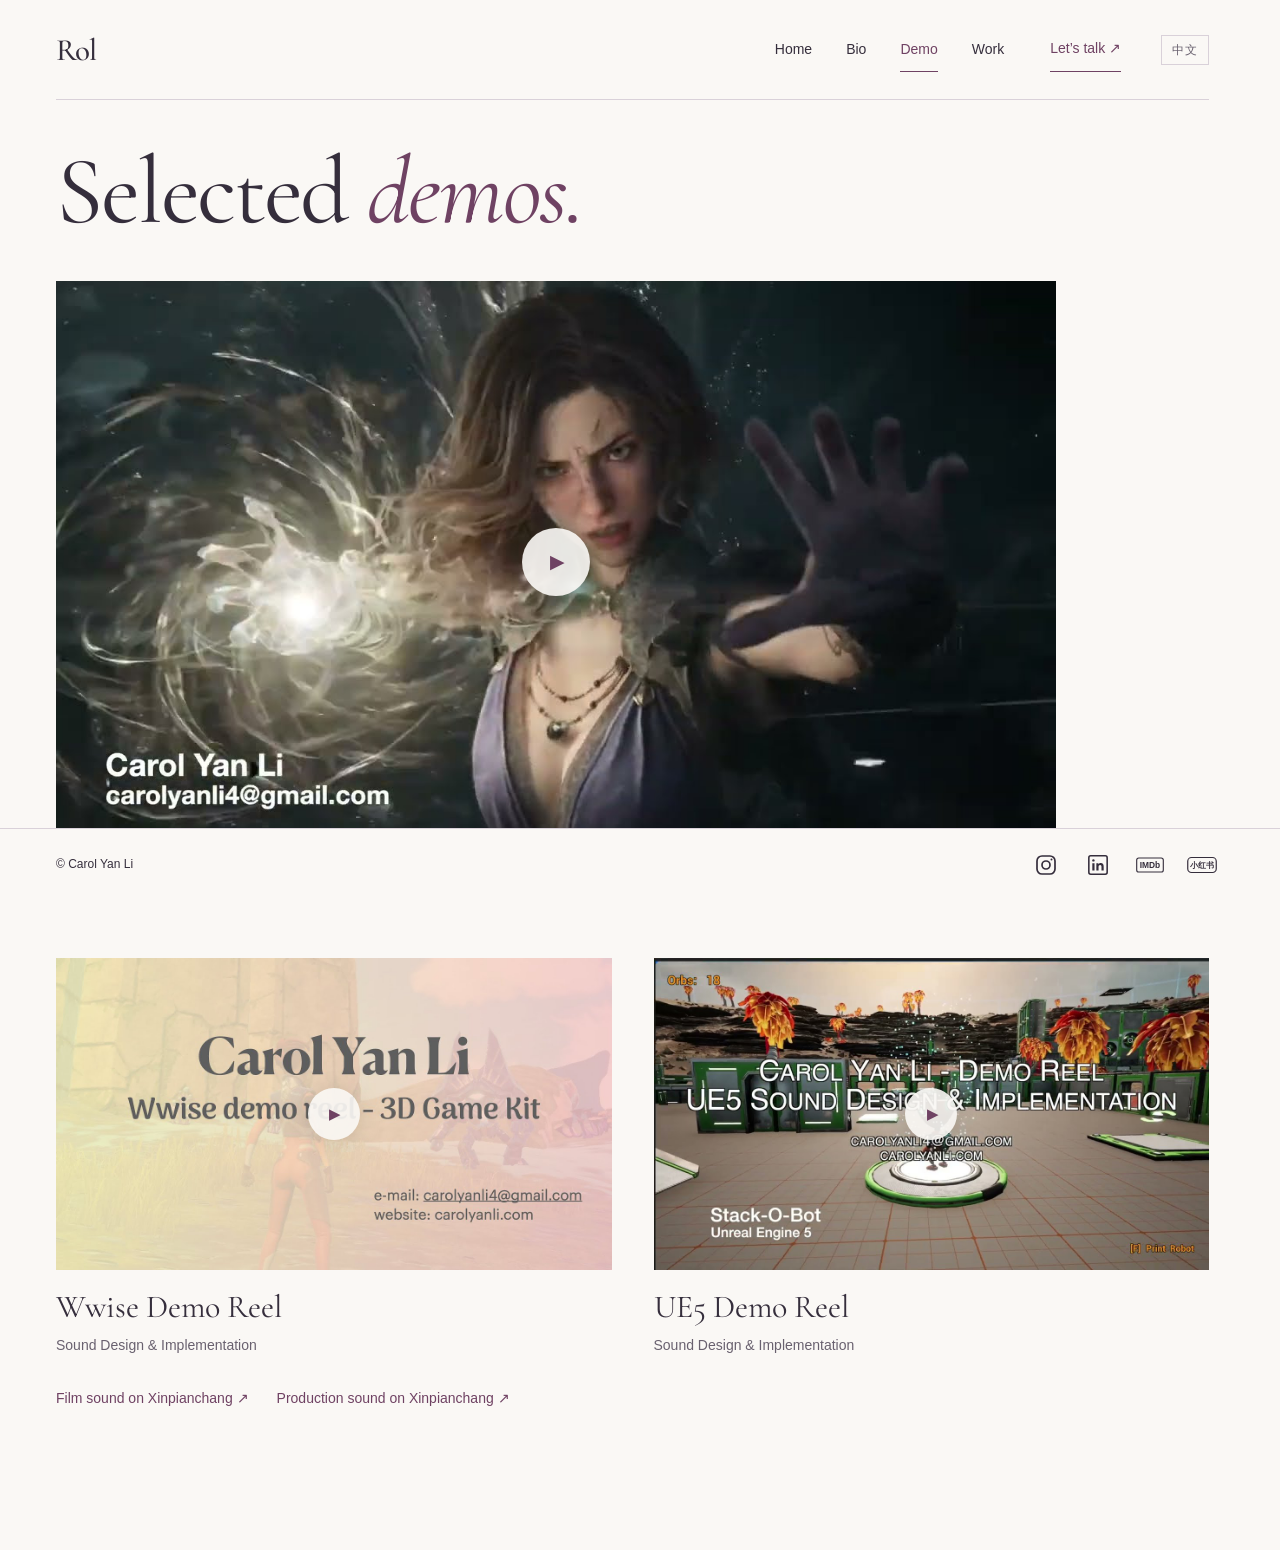
<file: work.html>
<!doctype html>
<html lang="en"><head><meta charset="utf-8"><meta name="viewport" content="width=device-width, initial-scale=1"><meta name="description" content="Carol Yan Li — sound design, editing and mixing for film, games and multimedia."><meta property="og:type" content="website"><meta property="og:site_name" content="Carol Yan Li"><meta property="og:title" content="Demo — Carol Yan Li"><meta property="og:description" content="Sound design and mixing for film, games and multimedia."><meta property="og:url" content="https://carolyanli.com/work.html"><meta property="og:image" content="https://carolyanli.com/assets/og-image.jpg"><meta property="og:image:width" content="1200"><meta property="og:image:height" content="630"><meta property="og:image:alt" content="Hi～ — Carol Yan Li 李颜, sound design and mixing"><meta property="og:locale" content="en_US"><meta property="og:locale:alternate" content="zh_CN"><meta name="twitter:card" content="summary_large_image"><title>Demo — Carol Yan Li</title><link rel="icon" type="image/svg+xml" href="data:image/svg+xml,%3Csvg xmlns='http://www.w3.org/2000/svg' viewBox='0 0 64 64'%3E%3Crect width='64' height='64' rx='32' fill='%23E8E1F0'/%3E%3Ctext x='17' y='46' font-family='Georgia' font-size='42' fill='%236F4263'%3Ec%3C/text%3E%3C/svg%3E"><link rel="canonical" href="https://carolyanli.com/work.html"><link rel="alternate" hreflang="en" href="https://carolyanli.com/work.html"><link rel="alternate" hreflang="zh-CN" href="https://carolyanli.com/zh/work.html"><link rel="alternate" hreflang="x-default" href="https://carolyanli.com/work.html"><link rel="stylesheet" href="assets/fonts.css"><link rel="stylesheet" href="style.css"><script defer src="script.js"></script>
<body class="work-page"><a class="skip" href="#work">Skip to demos</a><header class="shell"><a aria-label="Carol Yan Li home" class="wordmark" href="index.html">Rol</a><nav aria-label="Main navigation"><a href="index.html">Home</a><a href="bio.html">Bio</a><a aria-current="page" href="work.html">Demo</a><a href="portfolio.html">Work</a><a class="nav-contact" href="contact.html">Let’s talk ↗</a><a aria-label="中文版" class="lang-switch" href="zh/work.html" hreflang="zh-CN" lang="zh-CN" onclick="try{localStorage.setItem('site-lang','zh')}catch(e){}">中文</a></nav></header><main><section class="work-intro shell"><h1>Selected <em>demos.</em></h1><figure class="featured"><button aria-label="Play Game Trailer Sound Re-design Demo" class="video-cover" data-video="trailer"><img alt="Cover of Carol Yan Li’s Game Trailer Sound Re-design Demo" fetchpriority="high" height="720" src="assets/trailer.jpg" width="1280"/><span class="play"><span aria-hidden="true">▶</span></span></button><figcaption><div><h2>Game Trailer Sound Re-design Demo</h2></div></figcaption></figure></section><section class="work shell section" id="work"><div class="work-grid"><article><button aria-label="Play Wwise Sound Design and Implementation Demo" class="video-cover" data-video="wwise"><img alt="Wwise demo reel cover, 3D Game Kit" height="720" loading="lazy" src="assets/wwise.jpg" width="1280"/><span aria-hidden="true" class="play small">▶</span></button><h3>Wwise Demo Reel</h3><p>Sound Design &amp; Implementation</p></article><article class="offset"><button aria-label="Play UE5 Sound Design and Implementation Demo" class="video-cover" data-video="ue5"><img alt="UE5 sound design and implementation demo reel cover" height="720" loading="lazy" src="assets/ue5.jpg" width="1280"/><span aria-hidden="true" class="play small">▶</span></button><h3>UE5 Demo Reel</h3><p>Sound Design &amp; Implementation</p></article></div><div class="archive-row"><div><a href="https://www.xinpianchang.com/a11122675?from=search_post" rel="noopener noreferrer" target="_blank">Film sound on Xinpianchang ↗</a><a href="https://www.xinpianchang.com/a11122677?from=search_post" rel="noopener noreferrer" target="_blank">Production sound on Xinpianchang ↗</a></div></div></section></main><footer class="shell"><span>© Carol Yan Li</span><div><a aria-label="Instagram" href="https://www.instagram.com/carolyanl/" rel="noopener noreferrer" target="_blank" title="Instagram"><svg aria-hidden="true" fill="none" stroke="currentColor" stroke-width="1.7" viewbox="0 0 24 24"><rect height="18" rx="5" width="18" x="3" y="3"></rect><circle cx="12" cy="12" r="4"></circle><circle cx="17.5" cy="6.5" fill="currentColor" r="1" stroke="none"></circle></svg></a><a aria-label="LinkedIn" href="https://www.linkedin.com/in/carol-yan-li-b6b38619a/" rel="noopener noreferrer" target="_blank" title="LinkedIn"><svg aria-hidden="true" fill="currentColor" viewbox="0 0 24 24"><rect fill="none" height="20" rx="2" stroke="currentColor" stroke-width="1.7" width="20" x="2" y="2"></rect><circle cx="7" cy="7" r="1.3"></circle><path d="M5.8 10h2.4v8H5.8zm4.4 0h2.3v1.1c.7-.9 1.5-1.3 2.6-1.3 2.2 0 3.1 1.4 3.1 3.7V18h-2.4v-4c0-1.3-.3-2.1-1.5-2.1s-1.7.9-1.7 2.1v4h-2.4z"></path></svg></a><a aria-label="IMDb" href="https://www.imdb.com/name/nm10075461/" rel="noopener noreferrer" target="_blank" title="IMDb"><svg aria-hidden="true" class="imdb-icon" viewbox="0 0 40 24"><rect fill="none" height="20" rx="3" stroke="currentColor" stroke-width="1.6" width="38" x="1" y="2"></rect><text fill="currentColor" font-family="Arial,sans-serif" font-size="12" font-weight="900" text-anchor="middle" x="20" y="16.5">IMDb</text></svg></a><a aria-label="小红书" href="https://xhslink.cn/o/1Whh0wi8DAw" rel="noopener noreferrer" target="_blank" title="小红书"><svg aria-hidden="true" class="xiaohongshu-icon" viewbox="0 0 40 24"><rect fill="none" height="20" rx="5" stroke="currentColor" stroke-width="1.6" width="38" x="1" y="2"></rect><text fill="currentColor" font-family="Arial, PingFang SC, Microsoft YaHei, sans-serif" font-size="10" font-weight="700" text-anchor="middle" x="20" y="15.5">小红书</text></svg></a></div></footer><dialog aria-labelledby="player-title" id="player"><div class="modal-head"><h2 id="player-title">Watch reel</h2><button aria-label="Close video" class="close">Close ✕</button></div><div class="player-actions"><span aria-live="polite" id="player-status" role="status">Loading video…</span><button id="retry-video" type="button">Retry ↻</button><a id="direct-video" rel="noopener noreferrer" target="_blank">Open video ↗</a></div><div id="player-slot"></div><div class="modal-foot"><p>© Carol Yan Li</p></div></dialog></body>
</file>
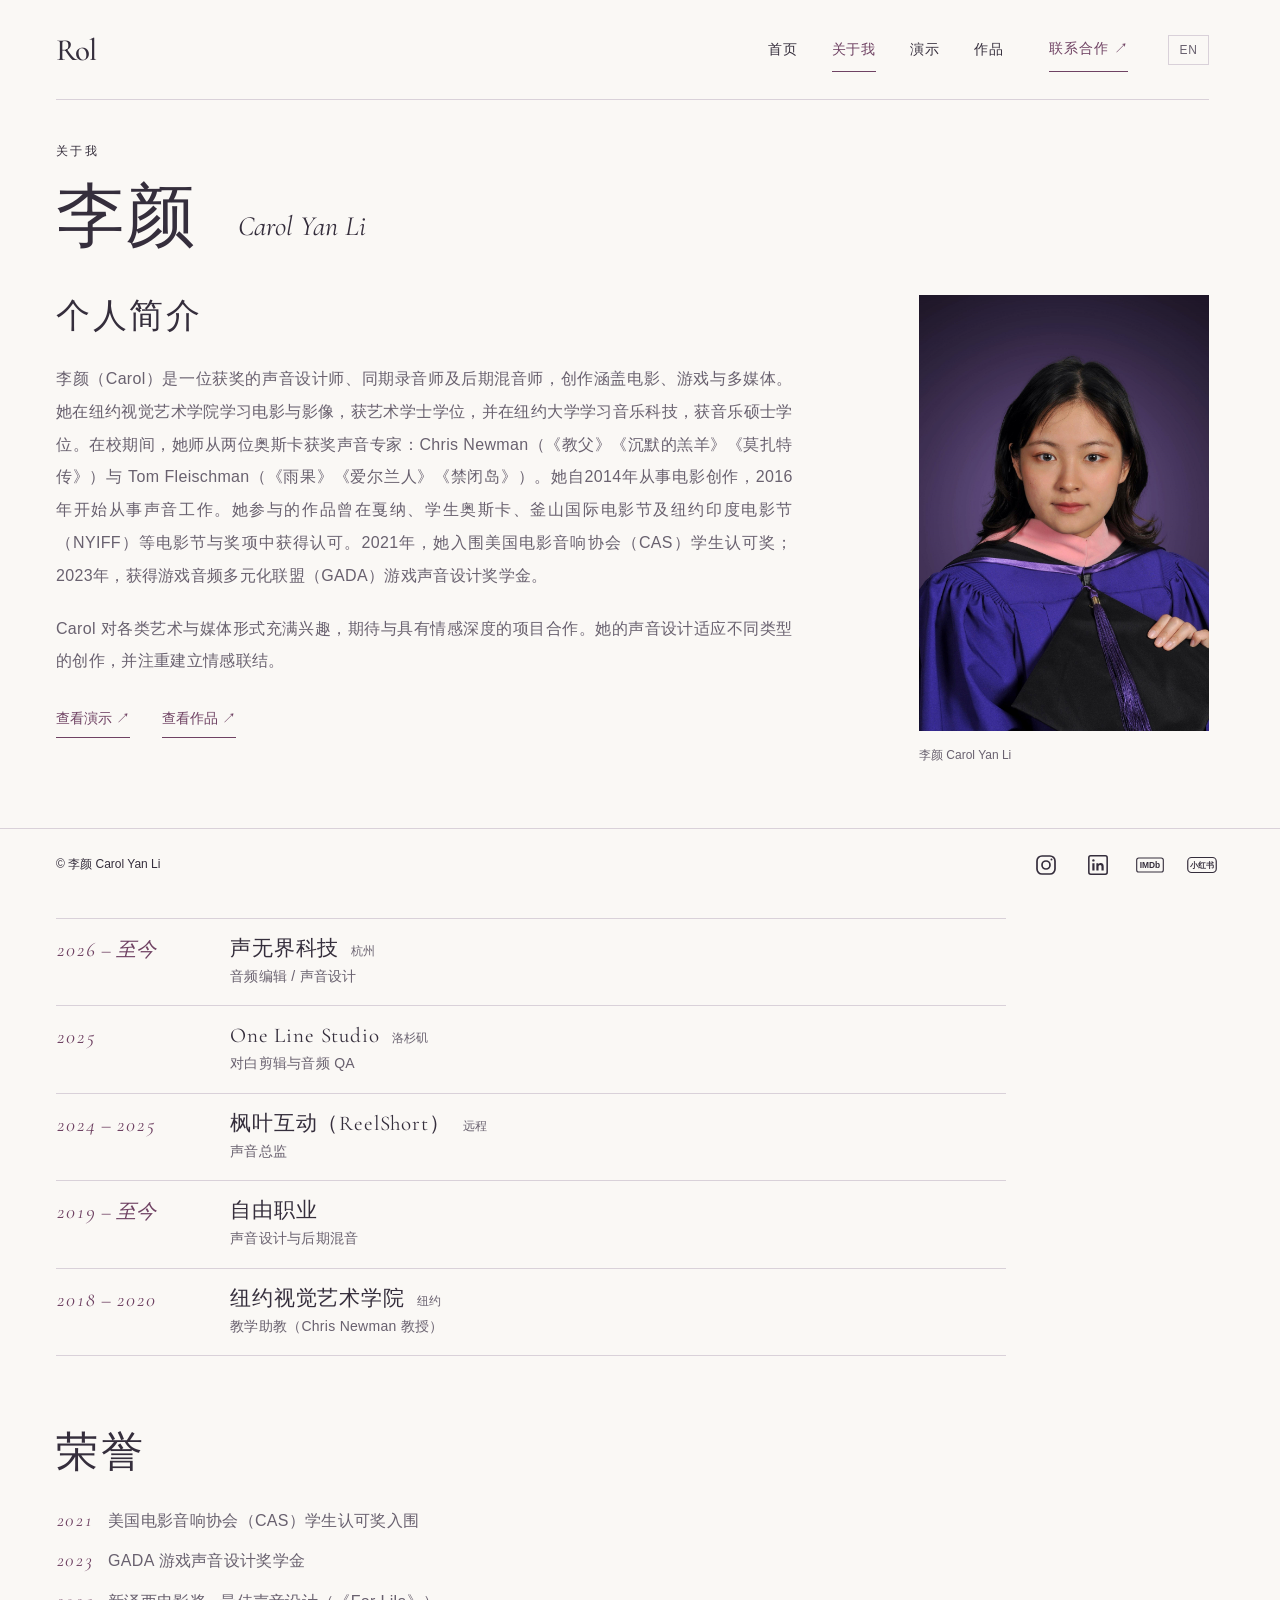
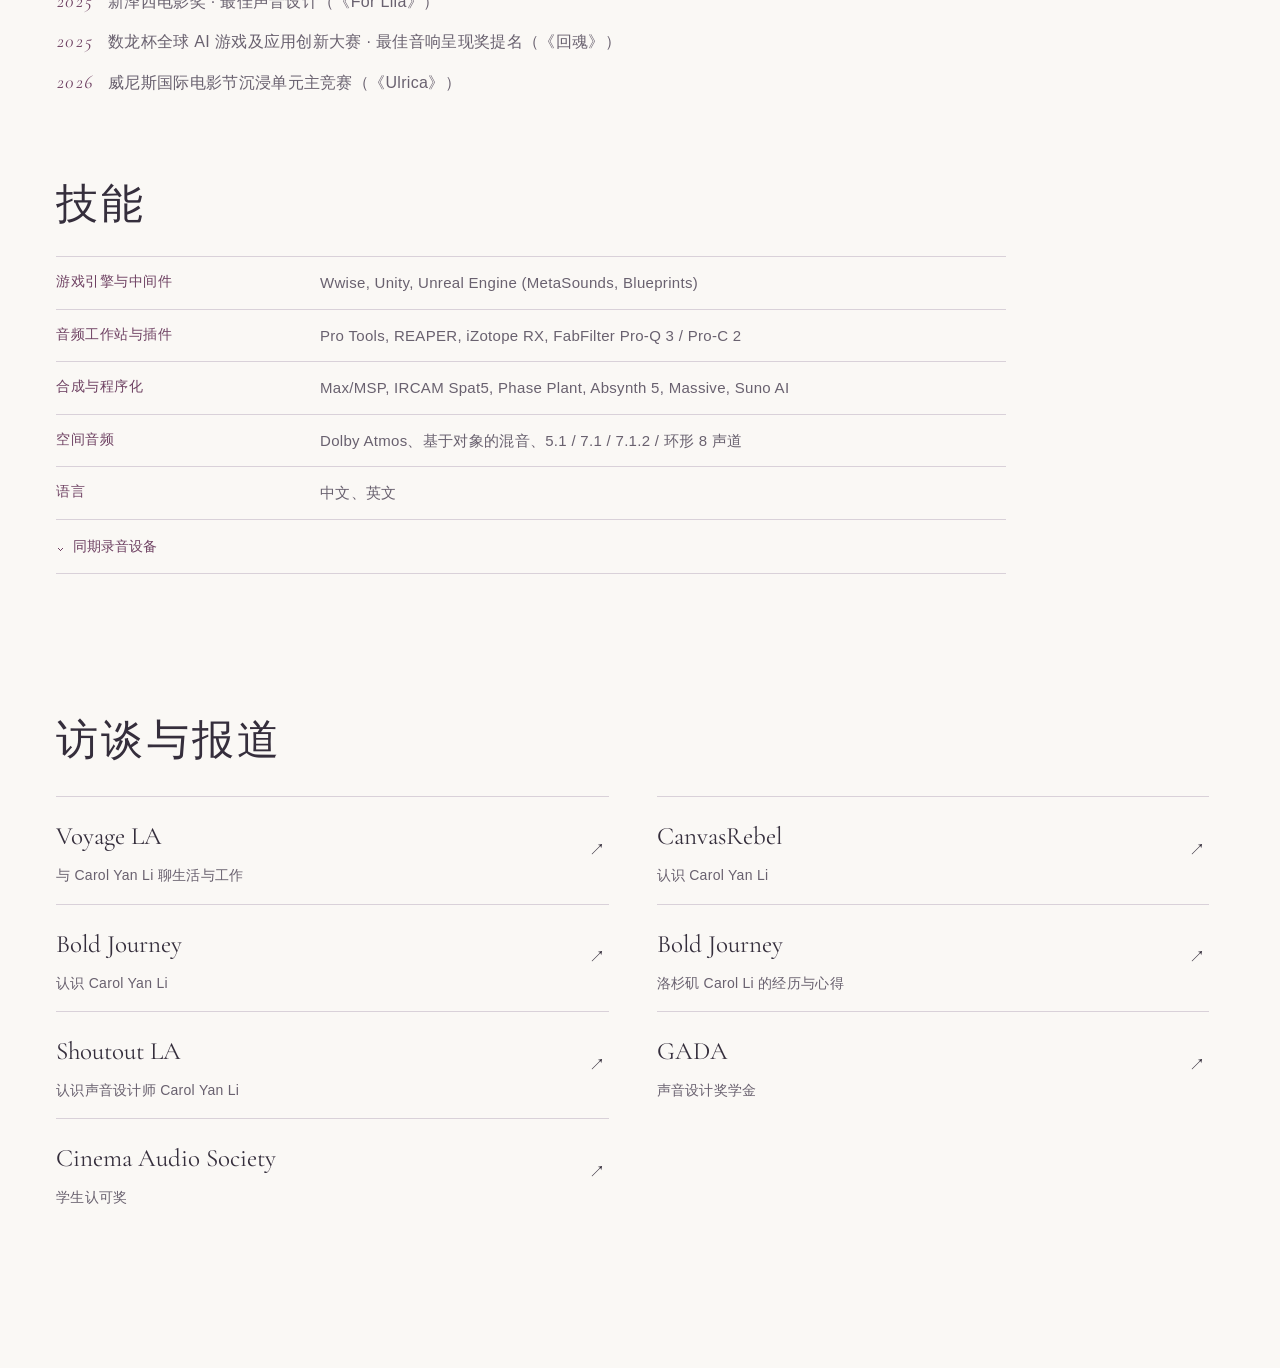
<file: zh/bio.html>
<!doctype html>
<html lang="zh-CN"><head><meta charset="utf-8"><meta name="viewport" content="width=device-width, initial-scale=1"><meta name="description" content="李颜 Carol，声音设计师、混音师，为电影、游戏与多媒体提供声音设计与混音。"><meta property="og:type" content="website"><meta property="og:site_name" content="李颜 Carol Yan Li"><meta property="og:title" content="关于我 — 李颜 Carol Yan Li"><meta property="og:description" content="为电影、游戏与多媒体提供声音设计与混音。"><meta property="og:url" content="https://carolyanli.com/zh/bio.html"><meta property="og:image" content="https://carolyanli.com/assets/og-image.jpg"><meta property="og:image:width" content="1200"><meta property="og:image:height" content="630"><meta property="og:image:alt" content="Hi～ 李颜 Carol Yan Li，声音设计与混音"><meta property="og:locale" content="zh_CN"><meta property="og:locale:alternate" content="en_US"><meta name="twitter:card" content="summary_large_image"><title>关于我 — 李颜 Carol Yan Li</title><link rel="icon" type="image/svg+xml" href="data:image/svg+xml,%3Csvg xmlns='http://www.w3.org/2000/svg' viewBox='0 0 64 64'%3E%3Crect width='64' height='64' rx='32' fill='%23E8E1F0'/%3E%3Ctext x='17' y='46' font-family='Georgia' font-size='42' fill='%236F4263'%3Ec%3C/text%3E%3C/svg%3E"><link rel="canonical" href="https://carolyanli.com/zh/bio.html"><link rel="alternate" hreflang="en" href="https://carolyanli.com/bio.html"><link rel="alternate" hreflang="zh-CN" href="https://carolyanli.com/zh/bio.html"><link rel="alternate" hreflang="x-default" href="https://carolyanli.com/bio.html"><link rel="stylesheet" href="../assets/fonts.css"><link rel="stylesheet" href="../style.css">
<body class="bio-page"><a class="skip" href="#bio">跳到个人简介</a><header class="shell"><a aria-label="李颜 Carol Yan Li 首页" class="wordmark" href="index.html">Rol</a><nav aria-label="主导航"><a href="index.html">首页</a><a aria-current="page" href="bio.html">关于我</a><a href="work.html">演示</a><a href="portfolio.html">作品</a><a class="nav-contact" href="contact.html">联系合作 ↗</a><a aria-label="English version" class="lang-switch" href="../bio.html" hreflang="en" lang="en" onclick="try{localStorage.setItem('site-lang','en')}catch(e){}">EN</a></nav></header>
<main id="bio"><section class="bio-intro shell"><div class="bio-title"><p class="eyebrow">关于我</p><h1>李颜 <span lang="en">Carol Yan Li</span></h1></div><div class="bio-layout"><div class="bio-copy"><h2>个人简介</h2><p>李颜（Carol）是一位获奖的声音设计师、同期录音师及后期混音师，创作涵盖电影、游戏与多媒体。她在纽约视觉艺术学院学习电影与影像，获艺术学士学位，并在纽约大学学习音乐科技，获音乐硕士学位。在校期间，她师从两位奥斯卡获奖声音专家：Chris Newman（《教父》《沉默的羔羊》《莫扎特传》）与 Tom Fleischman（《雨果》《爱尔兰人》《禁闭岛》）。她自2014年从事电影创作，2016年开始从事声音工作。她参与的作品曾在戛纳、学生奥斯卡、釜山国际电影节及纽约印度电影节（NYIFF）等电影节与奖项中获得认可。2021年，她入围美国电影音响协会（CAS）学生认可奖；2023年，获得游戏音频多元化联盟（GADA）游戏声音设计奖学金。</p><p>Carol 对各类艺术与媒体形式充满兴趣，期待与具有情感深度的项目合作。她的声音设计适应不同类型的创作，并注重建立情感联结。</p><div class="bio-actions"><a class="text-link" href="work.html">查看演示 ↗</a><a class="text-link" href="portfolio.html">查看作品 ↗</a></div></div><figure class="bio-portrait"><img alt="李颜身穿纽约大学毕业礼服" height="3216" src="../assets/carol-portrait.jpg" width="2136"/><figcaption>李颜 Carol Yan Li</figcaption></figure></div></section><section aria-labelledby="experience-title" class="bio-experience shell" id="experience"><div class="section-heading"><h2 id="experience-title">经历</h2></div><ol class="exp-list"><li><span class="exp-years">2026 – 至今</span><div><p class="exp-org">声无界科技<span class="exp-place">杭州</span></p><p class="exp-role">音频编辑 / 声音设计</p></div></li><li><span class="exp-years">2025</span><div><p class="exp-org">One Line Studio<span class="exp-place">洛杉矶</span></p><p class="exp-role">对白剪辑与音频 QA</p></div></li><li><span class="exp-years">2024 – 2025</span><div><p class="exp-org">枫叶互动（ReelShort）<span class="exp-place">远程</span></p><p class="exp-role">声音总监</p></div></li><li><span class="exp-years">2019 – 至今</span><div><p class="exp-org">自由职业</p><p class="exp-role">声音设计与后期混音</p></div></li><li><span class="exp-years">2018 – 2020</span><div><p class="exp-org">纽约视觉艺术学院<span class="exp-place">纽约</span></p><p class="exp-role">教学助教（Chris Newman 教授）</p></div></li></ol></section><section class="bio-achievements shell" id="achievements"><div class="section-heading"><h2>荣誉</h2></div><ul class="achievement-list"><li><span class="ach-year">2021</span>美国电影音响协会（CAS）学生认可奖入围</li><li><span class="ach-year">2023</span>GADA 游戏声音设计奖学金</li><li><span class="ach-year">2025</span>新泽西电影奖 · 最佳声音设计（《For Lila》）</li><li><span class="ach-year">2025</span>数龙杯全球 AI 游戏及应用创新大赛 · 最佳音响呈现奖提名（《回魂》）</li><li><span class="ach-year">2026</span>威尼斯国际电影节沉浸单元主竞赛（《Ulrica》）</li></ul></section><section aria-labelledby="skills-title" class="bio-skills shell" id="skills"><div class="section-heading"><h2 id="skills-title">技能</h2></div><dl class="skill-list"><div><dt>游戏引擎与中间件</dt><dd>Wwise, Unity, Unreal Engine (MetaSounds, Blueprints)</dd></div><div><dt>音频工作站与插件</dt><dd>Pro Tools, REAPER, iZotope RX, FabFilter Pro-Q 3 / Pro-C 2</dd></div><div><dt>合成与程序化</dt><dd>Max/MSP, IRCAM Spat5, Phase Plant, Absynth 5, Massive, Suno AI</dd></div><div><dt>空间音频</dt><dd>Dolby Atmos、基于对象的混音、5.1 / 7.1 / 7.1.2 / 环形 8 声道</dd></div><div><dt>语言</dt><dd>中文、英文</dd></div></dl><details class="gear"><summary>同期录音设备</summary><dl class="equipment-list"><div><dt>录音机</dt><dd>Sound Devices MixPre-6 II</dd></div><div><dt>挑杆话筒</dt><dd>Sennheiser MKH 416 + Sennheiser G4 无线挑杆系统</dd></div><div><dt>领夹无线系统</dt><dd>Sennheiser G4 wireless × 2<br/>RØDE Wireless PRO × 2</dd></div><div><dt>时间码</dt><dd>Tentacle × 2</dd></div><div><dt>配件</dt><dd>场记板及配件</dd></div></dl></details></section><section class="bio-press shell" id="press"><div class="section-heading"><div><h2>访谈与报道</h2></div></div><div class="press-links"><a href="https://voyagela.com/interview/life-work-with-carol-yan-li-of-new-york/" rel="noopener noreferrer" target="_blank"><span>Voyage LA</span><span>与 Carol Yan Li 聊生活与工作</span><span>↗</span></a><a href="https://canvasrebel.com/meet-carol-yan-li/" rel="noopener noreferrer" target="_blank"><span>CanvasRebel</span><span>认识 Carol Yan Li</span><span>↗</span></a><a href="https://boldjourney.com/meet-carol-yan-li/" rel="noopener noreferrer" target="_blank"><span>Bold Journey</span><span>认识 Carol Yan Li</span><span>↗</span></a><a href="https://boldjourney.com/story-lesson-highlights-with-carol-li-of-los-angeles-highlight" rel="noopener noreferrer" target="_blank"><span>Bold Journey</span><span>洛杉矶 Carol Li 的经历与心得</span><span>↗</span></a><a href="https://shoutoutla.com/meet-carol-yan-li-sound-designer/" rel="noopener noreferrer" target="_blank"><span>Shoutout LA</span><span>认识声音设计师 Carol Yan Li</span><span>↗</span></a><a href="https://gameaudiodiversityalliance.org" rel="noopener noreferrer" target="_blank"><span>GADA</span><span>声音设计奖学金</span><span>↗</span></a><a href="https://cinemaaudiosociety.org/the-7th-annual-student-recognition-award-finalists-announced/" rel="noopener noreferrer" target="_blank"><span>Cinema Audio Society</span><span>学生认可奖</span><span>↗</span></a></div></section></main><footer class="shell"><span>© 李颜 Carol Yan Li</span><div><a aria-label="Instagram" href="https://www.instagram.com/carolyanl/" rel="noopener noreferrer" target="_blank" title="Instagram"><svg aria-hidden="true" fill="none" stroke="currentColor" stroke-width="1.7" viewbox="0 0 24 24"><rect height="18" rx="5" width="18" x="3" y="3"></rect><circle cx="12" cy="12" r="4"></circle><circle cx="17.5" cy="6.5" fill="currentColor" r="1" stroke="none"></circle></svg></a><a aria-label="LinkedIn" href="https://www.linkedin.com/in/carol-yan-li-b6b38619a/" rel="noopener noreferrer" target="_blank" title="LinkedIn"><svg aria-hidden="true" fill="currentColor" viewbox="0 0 24 24"><rect fill="none" height="20" rx="2" stroke="currentColor" stroke-width="1.7" width="20" x="2" y="2"></rect><circle cx="7" cy="7" r="1.3"></circle><path d="M5.8 10h2.4v8H5.8zm4.4 0h2.3v1.1c.7-.9 1.5-1.3 2.6-1.3 2.2 0 3.1 1.4 3.1 3.7V18h-2.4v-4c0-1.3-.3-2.1-1.5-2.1s-1.7.9-1.7 2.1v4h-2.4z"></path></svg></a><a aria-label="IMDb" href="https://www.imdb.com/name/nm10075461/" rel="noopener noreferrer" target="_blank" title="IMDb"><svg aria-hidden="true" class="imdb-icon" viewbox="0 0 40 24"><rect fill="none" height="20" rx="3" stroke="currentColor" stroke-width="1.6" width="38" x="1" y="2"></rect><text fill="currentColor" font-family="Arial,sans-serif" font-size="12" font-weight="900" text-anchor="middle" x="20" y="16.5">IMDb</text></svg></a><a aria-label="小红书" href="https://xhslink.cn/o/1Whh0wi8DAw" rel="noopener noreferrer" target="_blank" title="小红书"><svg aria-hidden="true" class="xiaohongshu-icon" viewbox="0 0 40 24"><rect fill="none" height="20" rx="5" stroke="currentColor" stroke-width="1.6" width="38" x="1" y="2"></rect><text fill="currentColor" font-family="Arial, PingFang SC, Microsoft YaHei, sans-serif" font-size="10" font-weight="700" text-anchor="middle" x="20" y="15.5">小红书</text></svg></a></div></footer></body>
</file>
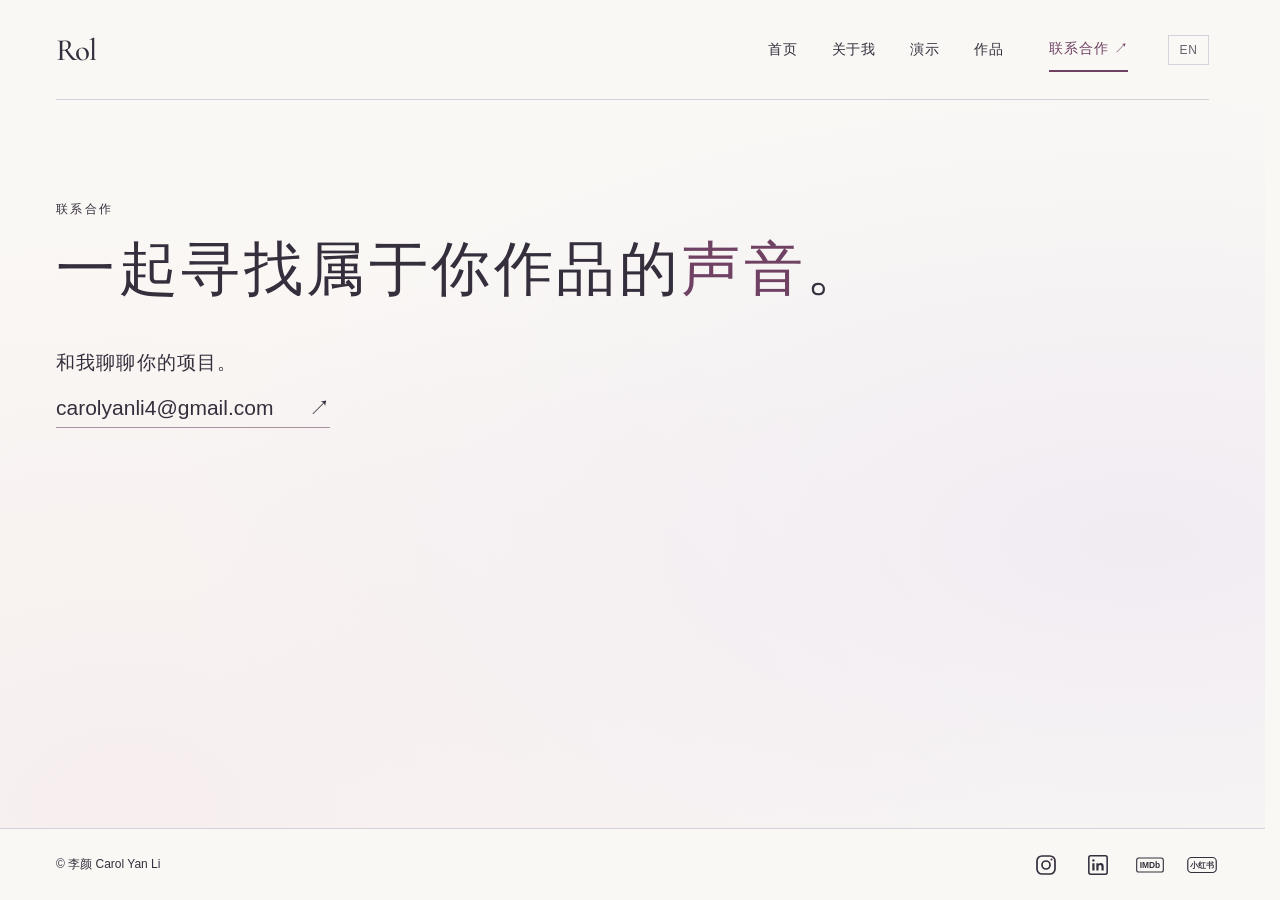
<file: zh/contact.html>
<!doctype html>
<html lang="zh-CN"><head><meta charset="utf-8"><meta name="viewport" content="width=device-width, initial-scale=1"><meta name="description" content="李颜 Carol，声音设计师、混音师，为电影、游戏与多媒体提供声音设计与混音。"><meta property="og:type" content="website"><meta property="og:site_name" content="李颜 Carol Yan Li"><meta property="og:title" content="联系合作 — 李颜 Carol Yan Li"><meta property="og:description" content="为电影、游戏与多媒体提供声音设计与混音。"><meta property="og:url" content="https://carolyanli.com/zh/contact.html"><meta property="og:image" content="https://carolyanli.com/assets/og-image.jpg"><meta property="og:image:width" content="1200"><meta property="og:image:height" content="630"><meta property="og:image:alt" content="Hi～ 李颜 Carol Yan Li，声音设计与混音"><meta property="og:locale" content="zh_CN"><meta property="og:locale:alternate" content="en_US"><meta name="twitter:card" content="summary_large_image"><title>联系合作 — 李颜 Carol Yan Li</title><link rel="icon" type="image/svg+xml" href="data:image/svg+xml,%3Csvg xmlns='http://www.w3.org/2000/svg' viewBox='0 0 64 64'%3E%3Crect width='64' height='64' rx='32' fill='%23E8E1F0'/%3E%3Ctext x='17' y='46' font-family='Georgia' font-size='42' fill='%236F4263'%3Ec%3C/text%3E%3C/svg%3E"><link rel="canonical" href="https://carolyanli.com/zh/contact.html"><link rel="alternate" hreflang="en" href="https://carolyanli.com/contact.html"><link rel="alternate" hreflang="zh-CN" href="https://carolyanli.com/zh/contact.html"><link rel="alternate" hreflang="x-default" href="https://carolyanli.com/contact.html"><link rel="stylesheet" href="../assets/fonts.css"><link rel="stylesheet" href="../style.css">
<body class="contact-page"><a class="skip" href="#contact">跳到联系方式</a><header class="shell"><a aria-label="李颜 Carol Yan Li 首页" class="wordmark" href="index.html">Rol</a><nav aria-label="主导航"><a href="index.html">首页</a><a href="bio.html">关于我</a><a href="work.html">演示</a><a href="portfolio.html">作品</a><a aria-current="page" class="nav-contact" href="contact.html">联系合作 ↗</a><a aria-label="English version" class="lang-switch" href="../contact.html" hreflang="en" lang="en" onclick="try{localStorage.setItem('site-lang','en')}catch(e){}">EN</a></nav></header><main class="contact-main shell" id="contact"><p class="eyebrow">联系合作</p><h1>一起寻找属于你作品的<em>声音</em>。</h1><p class="contact-lead">和我聊聊你的项目。</p><a class="email" href="mailto:carolyanli4@gmail.com">carolyanli4@gmail.com <span>↗</span></a></main><footer class="shell"><span>© 李颜 Carol Yan Li</span><div><a aria-label="Instagram" href="https://www.instagram.com/carolyanl/" rel="noopener noreferrer" target="_blank" title="Instagram"><svg aria-hidden="true" fill="none" stroke="currentColor" stroke-width="1.7" viewbox="0 0 24 24"><rect height="18" rx="5" width="18" x="3" y="3"></rect><circle cx="12" cy="12" r="4"></circle><circle cx="17.5" cy="6.5" fill="currentColor" r="1" stroke="none"></circle></svg></a><a aria-label="LinkedIn" href="https://www.linkedin.com/in/carol-yan-li-b6b38619a/" rel="noopener noreferrer" target="_blank" title="LinkedIn"><svg aria-hidden="true" fill="currentColor" viewbox="0 0 24 24"><rect fill="none" height="20" rx="2" stroke="currentColor" stroke-width="1.7" width="20" x="2" y="2"></rect><circle cx="7" cy="7" r="1.3"></circle><path d="M5.8 10h2.4v8H5.8zm4.4 0h2.3v1.1c.7-.9 1.5-1.3 2.6-1.3 2.2 0 3.1 1.4 3.1 3.7V18h-2.4v-4c0-1.3-.3-2.1-1.5-2.1s-1.7.9-1.7 2.1v4h-2.4z"></path></svg></a><a aria-label="IMDb" href="https://www.imdb.com/name/nm10075461/" rel="noopener noreferrer" target="_blank" title="IMDb"><svg aria-hidden="true" class="imdb-icon" viewbox="0 0 40 24"><rect fill="none" height="20" rx="3" stroke="currentColor" stroke-width="1.6" width="38" x="1" y="2"></rect><text fill="currentColor" font-family="Arial,sans-serif" font-size="12" font-weight="900" text-anchor="middle" x="20" y="16.5">IMDb</text></svg></a><a aria-label="小红书" href="https://xhslink.cn/o/1Whh0wi8DAw" rel="noopener noreferrer" target="_blank" title="小红书"><svg aria-hidden="true" class="xiaohongshu-icon" viewbox="0 0 40 24"><rect fill="none" height="20" rx="5" stroke="currentColor" stroke-width="1.6" width="38" x="1" y="2"></rect><text fill="currentColor" font-family="Arial, PingFang SC, Microsoft YaHei, sans-serif" font-size="10" font-weight="700" text-anchor="middle" x="20" y="15.5">小红书</text></svg></a></div></footer></body>
</file>
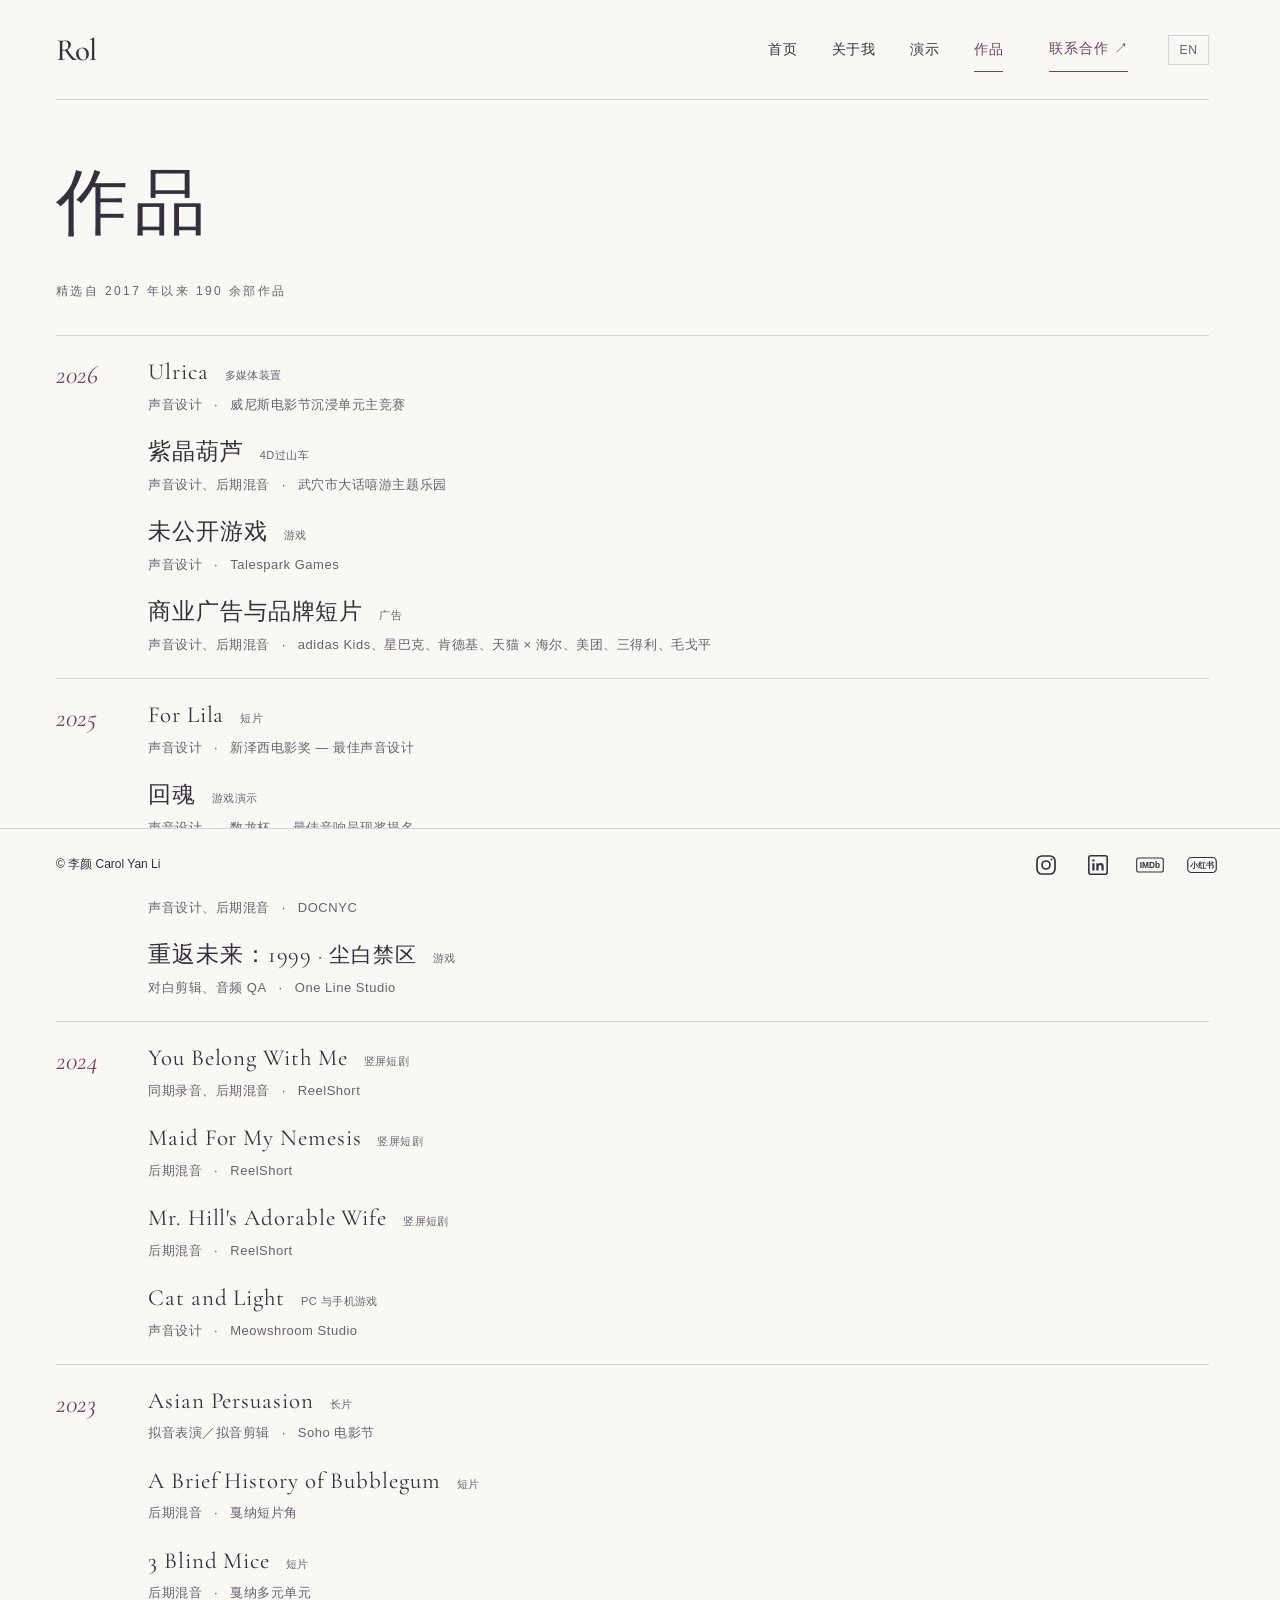
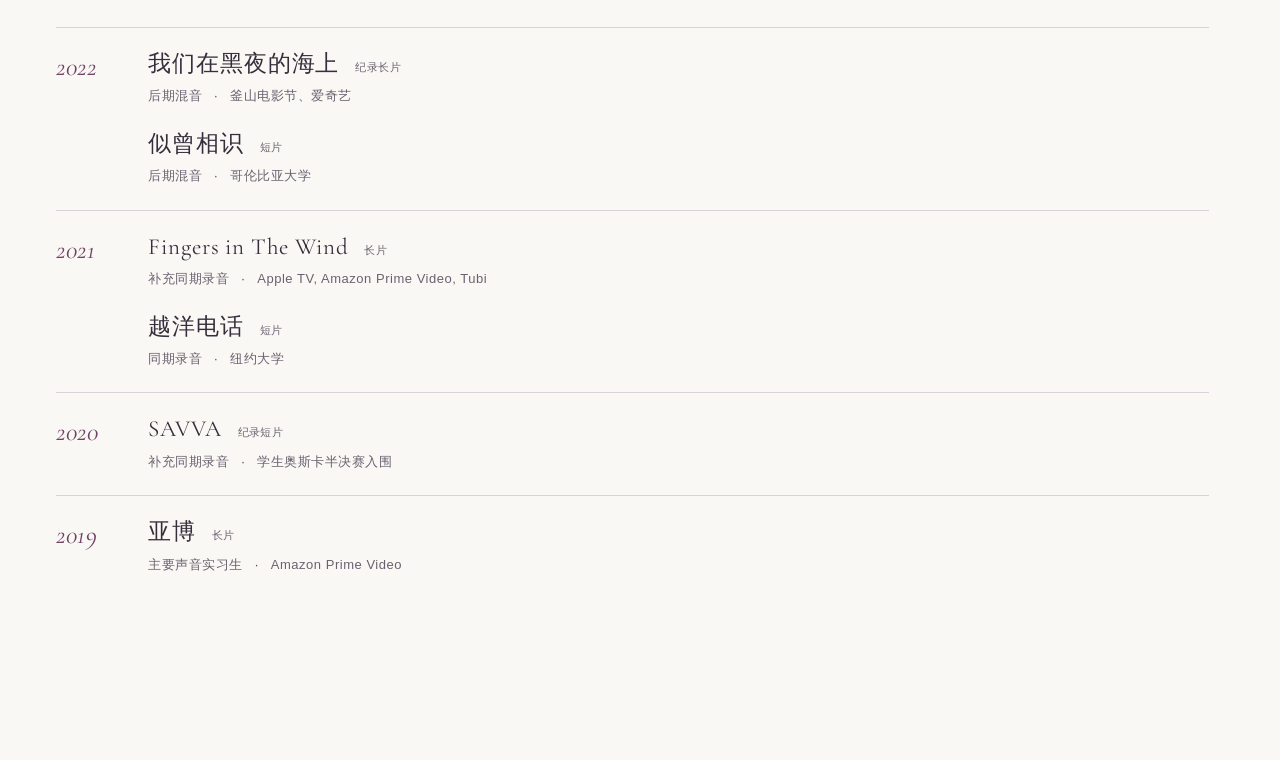
<file: zh/portfolio.html>
<!doctype html>
<html lang="zh-CN"><head><meta charset="utf-8"><meta name="viewport" content="width=device-width, initial-scale=1"><meta name="description" content="李颜 Carol，声音设计师、混音师，为电影、游戏与多媒体提供声音设计与混音。"><meta property="og:type" content="website"><meta property="og:site_name" content="李颜 Carol Yan Li"><meta property="og:title" content="作品 — 李颜 Carol Yan Li"><meta property="og:description" content="为电影、游戏与多媒体提供声音设计与混音。"><meta property="og:url" content="https://carolyanli.com/zh/portfolio.html"><meta property="og:image" content="https://carolyanli.com/assets/og-image.jpg"><meta property="og:image:width" content="1200"><meta property="og:image:height" content="630"><meta property="og:image:alt" content="Hi～ 李颜 Carol Yan Li，声音设计与混音"><meta property="og:locale" content="zh_CN"><meta property="og:locale:alternate" content="en_US"><meta name="twitter:card" content="summary_large_image"><title>作品 — 李颜 Carol Yan Li</title><link rel="icon" type="image/svg+xml" href="data:image/svg+xml,%3Csvg xmlns='http://www.w3.org/2000/svg' viewBox='0 0 64 64'%3E%3Crect width='64' height='64' rx='32' fill='%23E8E1F0'/%3E%3Ctext x='17' y='46' font-family='Georgia' font-size='42' fill='%236F4263'%3Ec%3C/text%3E%3C/svg%3E"><link rel="canonical" href="https://carolyanli.com/zh/portfolio.html"><link rel="alternate" hreflang="en" href="https://carolyanli.com/portfolio.html"><link rel="alternate" hreflang="zh-CN" href="https://carolyanli.com/zh/portfolio.html"><link rel="alternate" hreflang="x-default" href="https://carolyanli.com/portfolio.html"><link rel="stylesheet" href="../assets/fonts.css"><link rel="stylesheet" href="../style.css">
<body class="portfolio-page"><a class="skip" href="#portfolio">跳到作品</a><header class="shell"><a aria-label="李颜 Carol Yan Li 首页" class="wordmark" href="index.html">Rol</a><nav aria-label="主导航"><a href="index.html">首页</a><a href="bio.html">关于我</a><a href="work.html">演示</a><a aria-current="page" href="portfolio.html">作品</a><a class="nav-contact" href="contact.html">联系合作 ↗</a><a aria-label="English version" class="lang-switch" href="../portfolio.html" hreflang="en" lang="en" onclick="try{localStorage.setItem('site-lang','en')}catch(e){}">EN</a></nav></header><main class="portfolio-main shell" id="portfolio"><h1>作品</h1><p class="portfolio-caption">精选自 2017 年以来 190 余部作品</p><div class="credits-list">
<section aria-labelledby="year-2026" class="project-year-group"><h2 id="year-2026">2026</h2><div class="year-projects">
<article class="project-entry"><div class="project-heading"><h3>Ulrica</h3><span class="project-kind">多媒体装置</span></div><div class="project-details"><p>声音设计</p><p class="project-recognition">威尼斯电影节沉浸单元主竞赛</p></div></article>
<article class="project-entry"><div class="project-heading"><h3>紫晶葫芦</h3><span class="project-kind">4D过山车</span></div><div class="project-details"><p>声音设计、后期混音</p><p class="project-recognition">武穴市大话嘻游主题乐园</p></div></article>
<article class="project-entry"><div class="project-heading"><h3>未公开游戏</h3><span class="project-kind">游戏</span></div><div class="project-details"><p>声音设计</p><p class="project-recognition">Talespark Games</p></div></article>
<article class="project-entry"><div class="project-heading"><h3>商业广告与品牌短片</h3><span class="project-kind">广告</span></div><div class="project-details"><p>声音设计、后期混音</p><p class="project-recognition">adidas Kids、星巴克、肯德基、天猫 × 海尔、美团、三得利、毛戈平</p></div></article>
</div></section>
<section aria-labelledby="year-2025" class="project-year-group"><h2 id="year-2025">2025</h2><div class="year-projects">
<article class="project-entry"><div class="project-heading"><h3>For Lila</h3><span class="project-kind">短片</span></div><div class="project-details"><p>声音设计</p><p class="project-recognition">新泽西电影奖 — 最佳声音设计</p></div></article>
<article class="project-entry"><div class="project-heading"><h3>回魂</h3><span class="project-kind">游戏演示</span></div><div class="project-details"><p>声音设计</p><p class="project-recognition">数龙杯 — 最佳音响呈现奖提名</p></div></article>
<article class="project-entry"><div class="project-heading"><h3>Cindy Tran: From Here to Here</h3><span class="project-kind">纪录短片</span></div><div class="project-details"><p>声音设计、后期混音</p><p class="project-recognition">DOCNYC</p></div></article>
<article class="project-entry"><div class="project-heading"><h3>重返未来：1999 <span class="project-subtitle">· 尘白禁区</span></h3><span class="project-kind">游戏</span></div><div class="project-details"><p>对白剪辑、音频 QA</p><p class="project-recognition">One Line Studio</p></div></article>
</div></section>
<section aria-labelledby="year-2024" class="project-year-group"><h2 id="year-2024">2024</h2><div class="year-projects">
<article class="project-entry"><div class="project-heading"><h3>You Belong With Me</h3><span class="project-kind">竖屏短剧</span></div><div class="project-details"><p>同期录音、后期混音</p><p class="project-recognition">ReelShort</p></div></article>
<article class="project-entry"><div class="project-heading"><h3>Maid For My Nemesis</h3><span class="project-kind">竖屏短剧</span></div><div class="project-details"><p>后期混音</p><p class="project-recognition">ReelShort</p></div></article>
<article class="project-entry"><div class="project-heading"><h3>Mr. Hill's Adorable Wife</h3><span class="project-kind">竖屏短剧</span></div><div class="project-details"><p>后期混音</p><p class="project-recognition">ReelShort</p></div></article>
<article class="project-entry"><div class="project-heading"><h3>Cat and Light</h3><span class="project-kind">PC 与手机游戏</span></div><div class="project-details"><p>声音设计</p><p class="project-recognition">Meowshroom Studio</p></div></article>
</div></section>
<section aria-labelledby="year-2023" class="project-year-group"><h2 id="year-2023">2023</h2><div class="year-projects">
<article class="project-entry"><div class="project-heading"><h3>Asian Persuasion</h3><span class="project-kind">长片</span></div><div class="project-details"><p>拟音表演／拟音剪辑</p><p class="project-recognition">Soho 电影节</p></div></article>
<article class="project-entry"><div class="project-heading"><h3>A Brief History of Bubblegum</h3><span class="project-kind">短片</span></div><div class="project-details"><p>后期混音</p><p class="project-recognition">戛纳短片角</p></div></article>
<article class="project-entry"><div class="project-heading"><h3>3 Blind Mice</h3><span class="project-kind">短片</span></div><div class="project-details"><p>后期混音</p><p class="project-recognition">戛纳多元单元</p></div></article>
</div></section>
<section aria-labelledby="year-2022" class="project-year-group"><h2 id="year-2022">2022</h2><div class="year-projects">
<article class="project-entry"><div class="project-heading"><h3>我们在黑夜的海上</h3><span class="project-kind">纪录长片</span></div><div class="project-details"><p>后期混音</p><p class="project-recognition">釜山电影节、爱奇艺</p></div></article>
<article class="project-entry"><div class="project-heading"><h3>似曾相识</h3><span class="project-kind">短片</span></div><div class="project-details"><p>后期混音</p><p class="project-recognition">哥伦比亚大学</p></div></article>
</div></section>
<section aria-labelledby="year-2021" class="project-year-group"><h2 id="year-2021">2021</h2><div class="year-projects">
<article class="project-entry"><div class="project-heading"><h3>Fingers in The Wind</h3><span class="project-kind">长片</span></div><div class="project-details"><p>补充同期录音</p><p class="project-recognition">Apple TV, Amazon Prime Video, Tubi</p></div></article>
<article class="project-entry"><div class="project-heading"><h3>越洋电话</h3><span class="project-kind">短片</span></div><div class="project-details"><p>同期录音</p><p class="project-recognition">纽约大学</p></div></article>
</div></section>
<section aria-labelledby="year-2020" class="project-year-group"><h2 id="year-2020">2020</h2><div class="year-projects">
<article class="project-entry"><div class="project-heading"><h3>SAVVA</h3><span class="project-kind">纪录短片</span></div><div class="project-details"><p>补充同期录音</p><p class="project-recognition">学生奥斯卡半决赛入围</p></div></article>
</div></section>
<section aria-labelledby="year-2019" class="project-year-group"><h2 id="year-2019">2019</h2><div class="year-projects">
<article class="project-entry"><div class="project-heading"><h3>亚博</h3><span class="project-kind">长片</span></div><div class="project-details"><p>主要声音实习生</p><p class="project-recognition">Amazon Prime Video</p></div></article>
</div></section>
</div></main><footer class="shell"><span>© 李颜 Carol Yan Li</span><div><a aria-label="Instagram" href="https://www.instagram.com/carolyanl/" rel="noopener noreferrer" target="_blank" title="Instagram"><svg aria-hidden="true" fill="none" stroke="currentColor" stroke-width="1.7" viewbox="0 0 24 24"><rect height="18" rx="5" width="18" x="3" y="3"></rect><circle cx="12" cy="12" r="4"></circle><circle cx="17.5" cy="6.5" fill="currentColor" r="1" stroke="none"></circle></svg></a><a aria-label="LinkedIn" href="https://www.linkedin.com/in/carol-yan-li-b6b38619a/" rel="noopener noreferrer" target="_blank" title="LinkedIn"><svg aria-hidden="true" fill="currentColor" viewbox="0 0 24 24"><rect fill="none" height="20" rx="2" stroke="currentColor" stroke-width="1.7" width="20" x="2" y="2"></rect><circle cx="7" cy="7" r="1.3"></circle><path d="M5.8 10h2.4v8H5.8zm4.4 0h2.3v1.1c.7-.9 1.5-1.3 2.6-1.3 2.2 0 3.1 1.4 3.1 3.7V18h-2.4v-4c0-1.3-.3-2.1-1.5-2.1s-1.7.9-1.7 2.1v4h-2.4z"></path></svg></a><a aria-label="IMDb" href="https://www.imdb.com/name/nm10075461/" rel="noopener noreferrer" target="_blank" title="IMDb"><svg aria-hidden="true" class="imdb-icon" viewbox="0 0 40 24"><rect fill="none" height="20" rx="3" stroke="currentColor" stroke-width="1.6" width="38" x="1" y="2"></rect><text fill="currentColor" font-family="Arial,sans-serif" font-size="12" font-weight="900" text-anchor="middle" x="20" y="16.5">IMDb</text></svg></a><a aria-label="小红书" href="https://xhslink.cn/o/1Whh0wi8DAw" rel="noopener noreferrer" target="_blank" title="小红书"><svg aria-hidden="true" class="xiaohongshu-icon" viewbox="0 0 40 24"><rect fill="none" height="20" rx="5" stroke="currentColor" stroke-width="1.6" width="38" x="1" y="2"></rect><text fill="currentColor" font-family="Arial, PingFang SC, Microsoft YaHei, sans-serif" font-size="10" font-weight="700" text-anchor="middle" x="20" y="15.5">小红书</text></svg></a></div></footer></body>
</file>
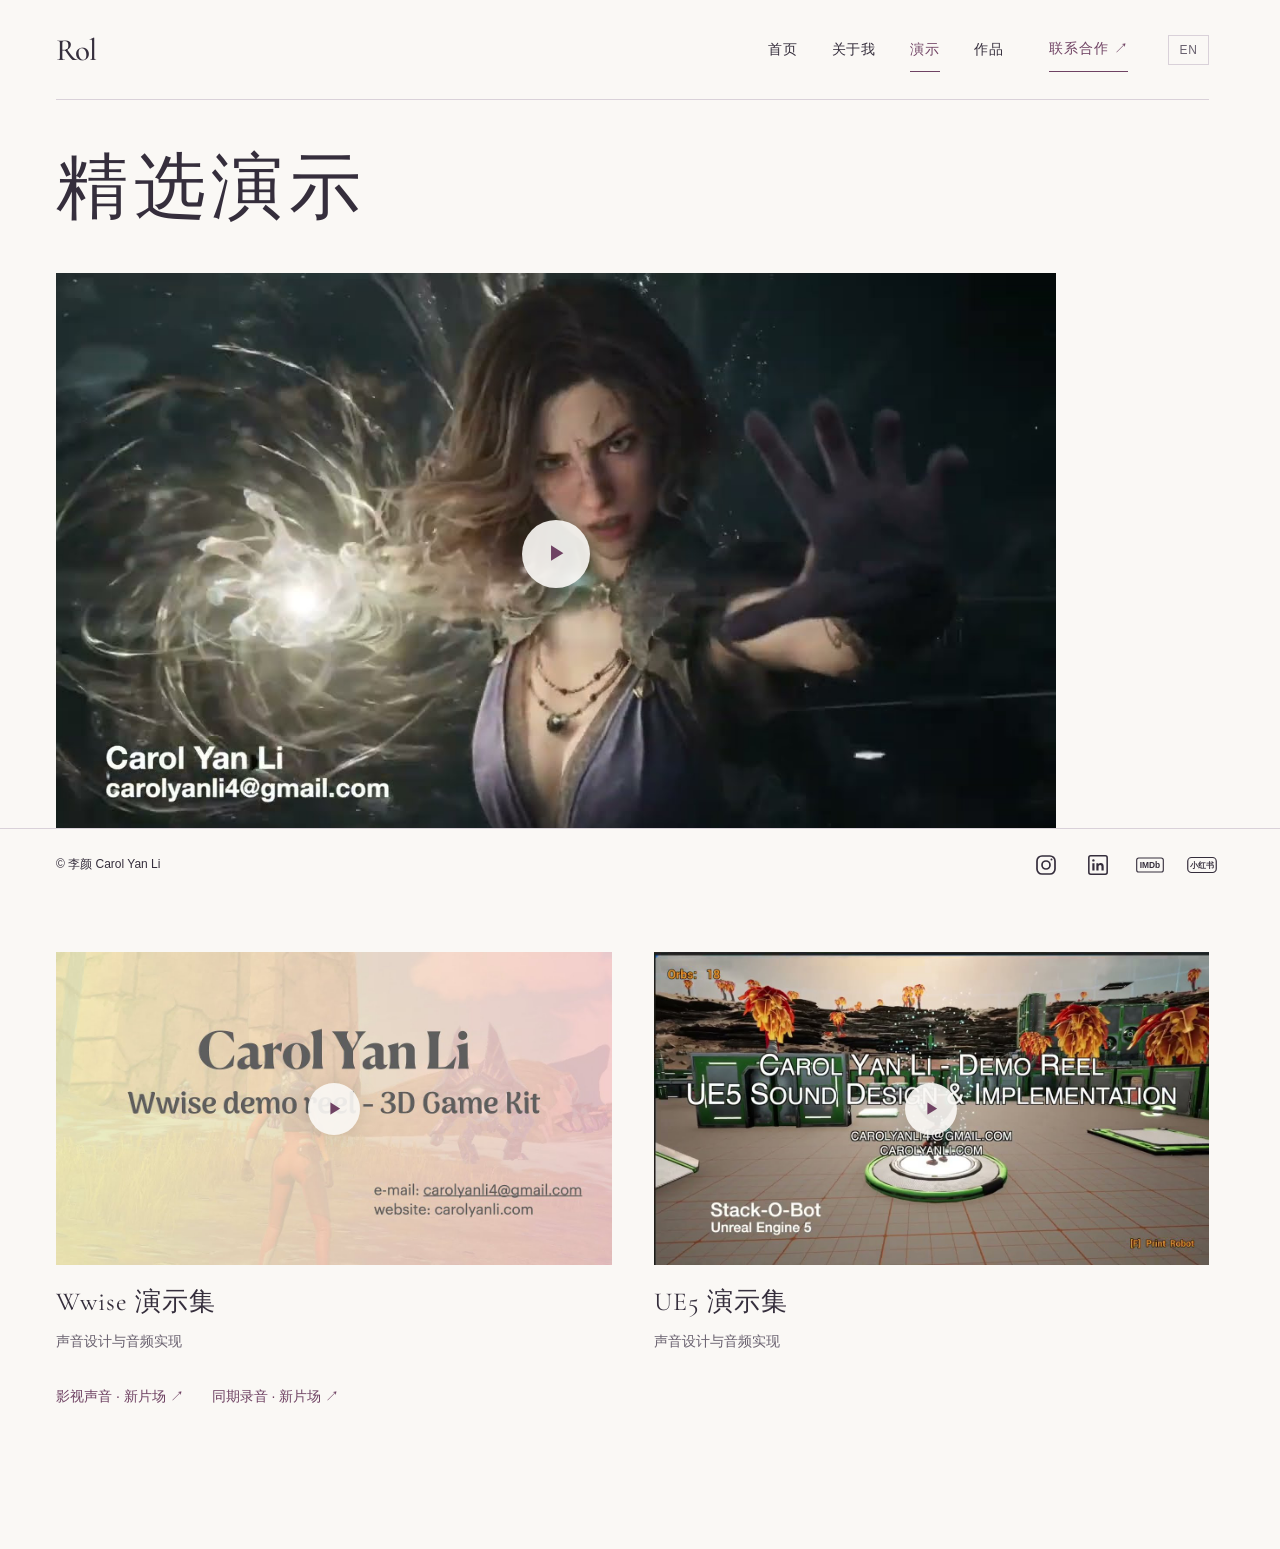
<file: zh/work.html>
<!doctype html>
<html lang="zh-CN"><head><meta charset="utf-8"><meta name="viewport" content="width=device-width, initial-scale=1"><meta name="description" content="李颜 Carol，声音设计师、混音师，为电影、游戏与多媒体提供声音设计与混音。"><meta property="og:type" content="website"><meta property="og:site_name" content="李颜 Carol Yan Li"><meta property="og:title" content="演示 — 李颜 Carol Yan Li"><meta property="og:description" content="为电影、游戏与多媒体提供声音设计与混音。"><meta property="og:url" content="https://carolyanli.com/zh/work.html"><meta property="og:image" content="https://carolyanli.com/assets/og-image.jpg"><meta property="og:image:width" content="1200"><meta property="og:image:height" content="630"><meta property="og:image:alt" content="Hi～ 李颜 Carol Yan Li，声音设计与混音"><meta property="og:locale" content="zh_CN"><meta property="og:locale:alternate" content="en_US"><meta name="twitter:card" content="summary_large_image"><title>演示 — 李颜 Carol Yan Li</title><link rel="icon" type="image/svg+xml" href="data:image/svg+xml,%3Csvg xmlns='http://www.w3.org/2000/svg' viewBox='0 0 64 64'%3E%3Crect width='64' height='64' rx='32' fill='%23E8E1F0'/%3E%3Ctext x='17' y='46' font-family='Georgia' font-size='42' fill='%236F4263'%3Ec%3C/text%3E%3C/svg%3E"><link rel="canonical" href="https://carolyanli.com/zh/work.html"><link rel="alternate" hreflang="en" href="https://carolyanli.com/work.html"><link rel="alternate" hreflang="zh-CN" href="https://carolyanli.com/zh/work.html"><link rel="alternate" hreflang="x-default" href="https://carolyanli.com/work.html"><link rel="stylesheet" href="../assets/fonts.css"><link rel="stylesheet" href="../style.css"><script defer src="../script.js"></script>
<body class="work-page"><a class="skip" href="#work">跳到演示</a><header class="shell"><a aria-label="李颜 Carol Yan Li 首页" class="wordmark" href="index.html">Rol</a><nav aria-label="主导航"><a href="index.html">首页</a><a href="bio.html">关于我</a><a aria-current="page" href="work.html">演示</a><a href="portfolio.html">作品</a><a class="nav-contact" href="contact.html">联系合作 ↗</a><a aria-label="English version" class="lang-switch" href="../work.html" hreflang="en" lang="en" onclick="try{localStorage.setItem('site-lang','en')}catch(e){}">EN</a></nav></header><main><section class="work-intro shell"><h1>精选演示</h1><figure class="featured"><button aria-label="播放游戏预告片声音重设计演示" class="video-cover" data-video="trailer"><img alt="游戏预告片声音重设计演示封面" fetchpriority="high" height="720" src="../assets/trailer.jpg" width="1280"/><span class="play"><span aria-hidden="true">▶</span></span></button><figcaption><div><h2>游戏预告片声音重设计演示</h2></div></figcaption></figure></section><section class="work shell section" id="work"><div class="work-grid"><article><button aria-label="播放 Wwise 声音设计与音频实现演示" class="video-cover" data-video="wwise"><img alt="Wwise 演示集封面（3D Game Kit）" height="720" loading="lazy" src="../assets/wwise.jpg" width="1280"/><span aria-hidden="true" class="play small">▶</span></button><h3>Wwise 演示集</h3><p>声音设计与音频实现</p></article><article class="offset"><button aria-label="播放 UE5 声音设计与音频实现演示" class="video-cover" data-video="ue5"><img alt="UE5 演示集封面" height="720" loading="lazy" src="../assets/ue5.jpg" width="1280"/><span aria-hidden="true" class="play small">▶</span></button><h3>UE5 演示集</h3><p>声音设计与音频实现</p></article></div><div class="archive-row"><div><a href="https://www.xinpianchang.com/a11122675?from=search_post" rel="noopener noreferrer" target="_blank">影视声音 · 新片场 ↗</a><a href="https://www.xinpianchang.com/a11122677?from=search_post" rel="noopener noreferrer" target="_blank">同期录音 · 新片场 ↗</a></div></div></section></main><footer class="shell"><span>© 李颜 Carol Yan Li</span><div><a aria-label="Instagram" href="https://www.instagram.com/carolyanl/" rel="noopener noreferrer" target="_blank" title="Instagram"><svg aria-hidden="true" fill="none" stroke="currentColor" stroke-width="1.7" viewbox="0 0 24 24"><rect height="18" rx="5" width="18" x="3" y="3"></rect><circle cx="12" cy="12" r="4"></circle><circle cx="17.5" cy="6.5" fill="currentColor" r="1" stroke="none"></circle></svg></a><a aria-label="LinkedIn" href="https://www.linkedin.com/in/carol-yan-li-b6b38619a/" rel="noopener noreferrer" target="_blank" title="LinkedIn"><svg aria-hidden="true" fill="currentColor" viewbox="0 0 24 24"><rect fill="none" height="20" rx="2" stroke="currentColor" stroke-width="1.7" width="20" x="2" y="2"></rect><circle cx="7" cy="7" r="1.3"></circle><path d="M5.8 10h2.4v8H5.8zm4.4 0h2.3v1.1c.7-.9 1.5-1.3 2.6-1.3 2.2 0 3.1 1.4 3.1 3.7V18h-2.4v-4c0-1.3-.3-2.1-1.5-2.1s-1.7.9-1.7 2.1v4h-2.4z"></path></svg></a><a aria-label="IMDb" href="https://www.imdb.com/name/nm10075461/" rel="noopener noreferrer" target="_blank" title="IMDb"><svg aria-hidden="true" class="imdb-icon" viewbox="0 0 40 24"><rect fill="none" height="20" rx="3" stroke="currentColor" stroke-width="1.6" width="38" x="1" y="2"></rect><text fill="currentColor" font-family="Arial,sans-serif" font-size="12" font-weight="900" text-anchor="middle" x="20" y="16.5">IMDb</text></svg></a><a aria-label="小红书" href="https://xhslink.cn/o/1Whh0wi8DAw" rel="noopener noreferrer" target="_blank" title="小红书"><svg aria-hidden="true" class="xiaohongshu-icon" viewbox="0 0 40 24"><rect fill="none" height="20" rx="5" stroke="currentColor" stroke-width="1.6" width="38" x="1" y="2"></rect><text fill="currentColor" font-family="Arial, PingFang SC, Microsoft YaHei, sans-serif" font-size="10" font-weight="700" text-anchor="middle" x="20" y="15.5">小红书</text></svg></a></div></footer><dialog aria-labelledby="player-title" id="player"><div class="modal-head"><h2 id="player-title">播放演示</h2><button aria-label="关闭视频" class="close">关闭 ✕</button></div><div class="player-actions"><span aria-live="polite" id="player-status" role="status">正在加载视频…</span><button id="retry-video" type="button">重试 ↻</button><a id="direct-video" rel="noopener noreferrer" target="_blank">打开视频 ↗</a></div><div id="player-slot"></div><div class="modal-foot"><p>© 李颜 Carol Yan Li</p></div></dialog></body>
</file>
<file: assets/fonts.css>
@font-face {
  font-family: 'Cormorant Garamond';
  font-style: italic;
  font-weight: 400;
  font-display: swap;
  src: url(font-0.ttf) format('truetype');
}
@font-face {
  font-family: 'Cormorant Garamond';
  font-style: normal;
  font-weight: 400;
  font-display: swap;
  src: url(font-1.ttf) format('truetype');
}
@font-face {
  font-family: 'Cormorant Garamond';
  font-style: normal;
  font-weight: 500;
  font-display: swap;
  src: url(font-2.ttf) format('truetype');
}
</file>
<file: style.css>
:root{--paper:#faf8f5;--ink:#352e3c;--muted:#69616f;--accent:#6f4263;--line:#d9d1d9;--serif:'Cormorant Garamond',Georgia,serif}*{box-sizing:border-box}html{scroll-behavior:smooth;scroll-padding-top:28px}body{margin:0;background:var(--paper);color:var(--ink);font-family:Arial,'PingFang SC',sans-serif;font-size:16px;line-height:1.65}a{color:inherit;text-decoration:none}button{font:inherit;cursor:pointer}a,button{-webkit-tap-highlight-color:transparent}a:hover{color:var(--accent)}:focus-visible{outline:3px solid var(--accent);outline-offset:6px}.shell{width:calc(100% - 112px);max-width:1328px;margin:auto}header{height:100px;display:flex;align-items:center;justify-content:space-between;border-bottom:1px solid var(--line)}.wordmark{font:500 31px var(--serif);letter-spacing:-1px;display:flex;align-items:center;gap:19px}.wordmark span{font:10px Arial,sans-serif;letter-spacing:2px}nav{display:flex;gap:34px;font-size:14px;align-items:center}.nav-contact{border-bottom:1px solid var(--accent);padding:7px 0;color:var(--accent);margin-left:12px}.nav-contact span{margin-left:16px}.hero{position:relative;padding-top:35px}.hero:before{content:'';position:absolute;z-index:-1;inset:-100px -50px -25px;background:radial-gradient(ellipse at 12% 45%,#e8e1f077,transparent 50%),radial-gradient(ellipse at 52% 0%,#f3e3e78a,transparent 45%);pointer-events:none}.eyebrow{font-size:11px;letter-spacing:2px;line-height:1.5;font-weight:500;margin:0 0 13px}h1,h2,h3,p,figure{margin-top:0}h1,h2,h3{font-family:var(--serif);font-weight:400;line-height:1.05}h1{font-size:clamp(76px,8.9vw,128px);letter-spacing:-5px;margin-bottom:30px}h1 span{font:23px 'Songti SC',serif;letter-spacing:5px;margin-left:30px;display:inline-block;vertical-align:middle}em{font-weight:400;color:var(--accent)}.hero-grid{display:grid;grid-template-columns:0.72fr 1.28fr;gap:45px;align-items:center}.hero-line{font:400 clamp(38px,4.2vw,59px)/1.07 var(--serif);letter-spacing:-1.6px;margin-bottom:23px}.intro{font-size:14px;line-height:1.8;max-width:370px;color:var(--muted);margin-bottom:22px}.text-link{display:inline-flex;gap:34px;border-bottom:1px solid var(--accent);padding-bottom:6px;color:var(--accent);font-size:14px}.quiet-link{display:block;font-size:13px;margin-top:14px}.featured{margin:0}.video-cover{padding:0;border:0;background:#e8e1f0;position:relative;display:block;width:100%;overflow:hidden;aspect-ratio:16/9}.video-cover img{width:100%;height:100%;object-fit:contain;display:block;transition:filter .25s}.video-cover:hover img{filter:brightness(.85)}.play{position:absolute;inset:0;margin:auto;width:68px;height:68px;border-radius:100%;background:#faf8f5e8;display:grid;place-items:center;color:var(--accent);font-size:19px;padding-left:3px;box-shadow:0 3px 25px #0002}.watch{position:absolute;right:18px;bottom:16px;padding:7px 12px;background:#faf8f5ed;color:var(--ink);font-size:10px;letter-spacing:1.5px}.watch span{margin-left:16px}.featured figcaption{display:flex;justify-content:space-between;padding-top:19px;gap:10px}.featured .eyebrow{font-size:10px;letter-spacing:1.5px;margin-bottom:7px}.featured h2{font-size:26px;margin:0}.figure-number{font:italic 28px var(--serif);color:var(--muted)}.hero-bottom{display:flex;justify-content:space-between;margin-top:42px;padding:20px 0;border-bottom:1px solid var(--line);font-size:10px;letter-spacing:1.7px;color:var(--muted)}.hero-bottom span:last-child{font:italic 18px var(--serif);letter-spacing:0}.section{padding-top:96px;padding-bottom:96px}.section-heading{display:flex;justify-content:space-between;align-items:flex-end;gap:32px;margin-bottom:44px}.section-heading h2,.about h2{font-size:60px;letter-spacing:-1.5px;margin:0}.section-heading>p{color:var(--muted);font-size:14px;margin:0 0 4px}.work-grid{display:grid;grid-template-columns:1fr 1fr;gap:42px}.work-grid .offset{padding-top:68px}.small{width:52px;height:52px;font-size:15px}.project-meta{display:flex;justify-content:space-between;font-size:10px;letter-spacing:1.4px;padding:20px 0 10px}.work h3{font-size:32px;margin-bottom:10px}.work article p{font-size:14px;color:var(--muted);margin-bottom:8px}.platform{font-size:12px;color:var(--accent);border-bottom:1px solid #a58b9f;padding-bottom:3px}.content-note{font-size:12px;color:var(--muted);border-top:1px solid var(--line);padding-top:22px;margin:40px 0 0}.content-note span{font-size:10px;letter-spacing:1px;margin-right:15px}.archive-row{display:flex;justify-content:space-between;align-items:center;gap:24px;padding-top:34px}.archive-row p{margin-bottom:3px}.archive-row>div:last-child{display:flex;gap:28px;font-size:13px;color:var(--accent)}.services{background:#eee8ef80}.service-grid{display:grid;grid-template-columns:repeat(3,1fr);gap:44px}.service-grid article{border-top:1px solid #cfc5d2;padding-top:20px}.service-no{font:italic 24px var(--serif);color:var(--accent)}.service-grid h3{font-size:32px;margin:20px 0 18px}.service-grid p{color:var(--muted);font-size:15px;max-width:330px;margin-bottom:30px}.service-tags{font-size:10px;letter-spacing:1.5px}.about{display:grid;grid-template-columns:1fr 2fr;gap:70px}.about>.eyebrow{padding-top:10px}.about h2{margin-bottom:30px}.about p:not(.eyebrow){max-width:630px;color:var(--muted);font-size:17px}.about .about-small{font-size:15px!important}.contact{background:radial-gradient(ellipse at 85% 100%,#e8e1f0,transparent 65%),linear-gradient(110deg,#f3e3e788,#f7f0ef);text-align:center}.contact h2{font-size:80px;letter-spacing:-2px;margin:25px 0}.email{font-size:21px;border-bottom:1px solid #ac909f;padding-bottom:8px}.email span{margin-left:30px}.contact p:last-child{font-size:14px;color:var(--muted);margin:27px 0 0}footer{padding:29px 0;display:flex;justify-content:space-between;gap:24px;font-size:12px}footer>div{display:flex;gap:24px}.preview-label{font-size:9px;letter-spacing:1.5px;color:var(--muted)}.skip{position:fixed;left:10px;top:-80px;z-index:20;background:var(--paper);padding:10px}.skip:focus{top:10px}dialog{border:1px solid var(--line);padding:24px;width:min(960px,94vw);max-height:92dvh;background:var(--paper);color:var(--ink)}dialog::backdrop{background:#211828bd;backdrop-filter:blur(5px)}.modal-head{display:flex;justify-content:space-between;align-items:center;gap:15px;margin-bottom:18px}.modal-head h2{font-size:27px;margin:0}.close{border:1px solid var(--line);background:transparent;color:var(--ink);padding:8px 14px;white-space:nowrap}.modal-foot{display:flex;justify-content:space-between;gap:20px;font-size:12px;margin-top:16px}.modal-foot p{margin:0;max-width:65%}.modal-foot a{color:var(--accent);white-space:nowrap}.player-note{font-size:12px;color:var(--muted);margin:15px 0 0}#player-slot{aspect-ratio:16/9;background:#211828}#player-slot iframe{display:block;width:100%;height:100%;border:0}body:has(dialog[open]){overflow:hidden}
@media(min-width:1500px){.hero{padding-top:46px}.hero-grid{gap:70px}}
@media(max-width:1000px){.shell{width:calc(100% - 64px)}.hero-grid{gap:28px;grid-template-columns:.8fr 1.2fr}.hero-line{font-size:43px}.featured h2{font-size:23px}.intro br{display:none}.section-heading h2,.about h2{font-size:49px}.service-grid{gap:25px}.service-grid h3{font-size:28px}.about{gap:30px}.hero:before{inset:0 -28px}.watch{right:10px;bottom:10px;font-size:9px}.wordmark span{display:none}}
@media(max-width:700px){.shell{width:calc(100% - 40px)}header{height:76px}.wordmark{font-size:28px}nav{gap:18px;font-size:12px}nav a:nth-child(2){display:none}.nav-contact{margin-left:0}.nav-contact span{margin-left:4px}.hero{padding-top:28px}.eyebrow{font-size:10px;letter-spacing:1.5px}h1{font-size:clamp(58px,13.6vw,94px);letter-spacing:-2.7px;margin-bottom:22px}h1 span{font-size:16px;letter-spacing:2px;margin-left:12px}.hero-grid{display:flex;flex-direction:column;gap:27px;align-items:stretch}.hero-copy{display:grid;grid-template-columns:1fr 1fr;gap:0 15px}.hero-line{font-size:36px;line-height:1.05;letter-spacing:-1px;margin-bottom:0;grid-row:span 2}.intro{font-size:12px;line-height:1.7;margin-bottom:13px}.hero-copy .text-link{font-size:12px;gap:10px;align-self:start;justify-self:start}.quiet-link{grid-column:1/-1;margin-top:18px;font-size:12px}.hero:before{inset:0 -20px}.featured figcaption{padding-top:15px}.featured h2{font-size:23px}.featured .eyebrow{font-size:9px}.play{width:54px;height:54px;font-size:16px}.watch{font-size:8px;padding:5px 8px}.hero-bottom{margin-top:25px;padding:16px 0;font-size:8px;letter-spacing:1px}.hero-bottom span:last-child{font-size:14px}.section{padding-top:62px;padding-bottom:62px}.section-heading{display:block;margin-bottom:28px}.section-heading h2,.about h2{font-size:46px}.section-heading>p{margin-top:20px;font-size:13px}.work-grid{grid-template-columns:1fr;gap:32px}.work-grid .offset{padding-top:0}.work h3{font-size:30px}.project-meta{padding-top:14px}.content-note{font-size:11px;line-height:1.8;margin-top:30px}.content-note span{display:block;margin-bottom:5px}.archive-row{display:block}.archive-row>div:last-child{flex-direction:column;gap:12px;margin-top:18px}.service-grid{grid-template-columns:1fr;gap:30px}.service-grid h3{margin:10px 0 14px;font-size:32px}.service-grid p{max-width:none;margin-bottom:18px}.about{display:block}.about>.eyebrow{margin-bottom:24px}.about p:not(.eyebrow){font-size:16px}.contact h2{font-size:55px}.email{font-size:18px}.email span{margin-left:12px}.contact p:last-child{font-size:13px}footer{flex-wrap:wrap;gap:17px;font-size:11px}.preview-label{order:3;width:100%}footer>div{gap:18px}.modal-head h2{font-size:22px}dialog{padding:16px}.modal-foot{display:block}.modal-foot p{max-width:none;margin-bottom:12px}.close{font-size:12px}.player-note{font-size:11px}}
@media(prefers-reduced-motion:reduce){html{scroll-behavior:auto}*{transition:none!important}}

/* Final readability and touch refinements. */
.intro{font-size:16px}.work article p,.platform{font-size:14px}.service-grid p{font-size:16px}.service-tags,.project-meta{font-size:12px}.content-note{font-size:14px}.archive-row>div:last-child{font-size:14px}nav a{min-height:44px;display:inline-flex;align-items:center}.close{min-height:44px}.quiet-link{font-size:14px}.contact p:last-child{font-size:16px}
@media(max-width:700px){.hero-copy{display:block}.hero-line{font-size:38px;margin-bottom:16px;line-height:1.04}.hero-line br{display:none}.hero-line br:after{content:' '}.hero-line em{display:block}.intro{font-size:15px;line-height:1.6;max-width:340px;margin-bottom:14px}.hero-copy .text-link{font-size:14px}.quiet-link{display:inline-block;margin:0 0 0 18px;font-size:12px}.hero-grid{gap:23px}.hero-bottom span:first-child{max-width:170px}.featured h2{font-size:25px}.featured .eyebrow{font-size:10px}.section-heading>p{font-size:15px}.service-tags,.project-meta{font-size:12px}.content-note{font-size:13px}.contact p:last-child{font-size:14px}.watch{font-size:10px}.hero-bottom{align-items:center}.archive-row a{padding:8px 0}.platform{display:inline-block;padding:7px 0}.hero:before{inset:0 -20px}.player-note{font-size:12px}}
@media(max-width:370px){.hero-copy .quiet-link{display:block;margin:12px 0 0}.hero-line{font-size:35px}.hero-bottom span:last-child{max-width:125px;text-align:right}nav{gap:13px}}

/* Concise homepage: let the work lead. */
.hero{padding-top:40px;padding-bottom:48px;border-bottom:1px solid var(--line)}.hero-line{font-size:clamp(48px,5.7vw,80px)}.hero .intro{margin-bottom:25px}.work h3{margin-top:20px}.section{padding-top:68px;padding-bottom:68px}.service-grid h3{margin:6px 0 20px}.archive-row{padding-top:22px}.contact h2{margin-top:0}.content-note{border-top:0;padding-top:0;margin-top:28px}.services .section-heading{margin-bottom:32px}.work .section-heading{margin-bottom:32px}
@media(max-width:700px){.hero{padding-top:28px;padding-bottom:32px}.hero-line{font-size:48px;line-height:1;margin-bottom:16px}.hero-line br{display:block}.hero-copy{display:grid;grid-template-columns:1fr 1fr;gap:8px 18px;align-items:center}.hero-line{grid-row:span 2}.hero .intro{font-size:14px;margin-bottom:0}.hero-copy .text-link{font-size:13px}.hero-grid{gap:22px}.section{padding-top:46px;padding-bottom:46px}.service-grid{gap:24px}.service-grid article{padding-top:16px}.service-grid h3{margin:0 0 10px}.work h3{margin-top:16px}.contact h2{font-size:49px}.archive-row>div:last-child{margin-top:0}nav a:nth-child(2){display:inline-flex}}

@media(max-width:700px){.hero-line{font-size:40px;letter-spacing:-1px}}

.player-actions{display:flex;align-items:center;gap:14px;flex-wrap:wrap;margin:0 0 16px;font-size:13px}.player-actions>span{color:var(--muted);margin-right:auto}.player-actions button,.player-actions a{padding:9px 12px;min-height:44px;border:1px solid var(--line);background:transparent;color:var(--accent)}.player-actions a{background:var(--accent);color:var(--paper);border-color:var(--accent)}@media(max-width:700px){.player-actions>span{width:100%}.player-actions{gap:10px}}
.video-unavailable{height:100%;min-height:200px;display:flex;flex-direction:column;align-items:center;justify-content:center;padding:24px;text-align:center;color:var(--ink);background:#eee8ef;gap:16px}.video-unavailable p{margin:0}.video-unavailable a{color:var(--accent);border-bottom:1px solid currentColor}#player-slot{min-height:200px}.player-actions>span{font-size:13px}

#player-slot video{display:block;width:100%;height:100%;min-height:200px;max-height:65dvh;object-fit:contain;background:#17131a}

/* Bio shares the homepage's typography and palette. */
nav a[aria-current="page"]{color:var(--accent);box-shadow:inset 0 -1px var(--accent)}
.bio-intro{padding-top:42px;padding-bottom:72px}.bio-title h1{font-size:clamp(64px,7.4vw,108px);margin-bottom:40px}.bio-layout{display:grid;grid-template-columns:.8fr 1.2fr;gap:clamp(48px,7vw,112px);align-items:center}.bio-portrait{margin:0;max-width:430px}.bio-portrait img{display:block;width:100%;height:auto}.bio-portrait figcaption{display:flex;justify-content:space-between;padding-top:14px;font-size:12px;color:var(--muted)}.bio-portrait figcaption span{font-style:italic}.bio-copy h2{font-size:clamp(48px,5.5vw,78px);margin-bottom:28px;letter-spacing:-1.5px}.bio-copy p{max-width:590px;font-size:17px;line-height:1.85;color:var(--muted);margin-bottom:20px}.bio-copy .bio-chinese{font-size:15px;line-height:2;margin-top:24px}.bio-actions{display:flex;gap:32px;flex-wrap:wrap;margin-top:28px}.bio-details{display:grid;grid-template-columns:1fr 1.4fr;gap:72px;padding-top:64px;padding-bottom:64px;border-top:1px solid var(--line)}.bio-details h2{font-size:52px;letter-spacing:-1px;margin-bottom:0}.bio-facts{display:grid;grid-template-columns:1fr 1fr;gap:28px}.bio-facts h3{font-size:29px;line-height:1.12;margin-bottom:12px}.bio-facts p{font-size:14px;color:var(--muted);margin-bottom:14px}.bio-facts .mentors{grid-column:1/-1;font-size:15px;max-width:540px;margin:0}.bio-recognition{background:#eee8ef80}.bio-recognition .bio-details{border:0}.bio-press{padding-top:70px;padding-bottom:70px}.press-links a{display:grid;grid-template-columns:1fr 1.6fr 20px;align-items:center;gap:24px;border-top:1px solid var(--line);padding:23px 0}.press-links a:last-child{border-bottom:1px solid var(--line)}.press-links a span:first-child{font-family:var(--serif);font-size:29px}.press-links a span:nth-child(2){font-size:14px;color:var(--muted)}
@media(max-width:700px){nav{gap:17px}.nav-contact{font-size:12px}nav a:nth-child(2){display:inline-flex}.bio-intro{padding-top:30px;padding-bottom:42px}.bio-title h1{font-size:56px;letter-spacing:-2px;margin-bottom:28px}.bio-title h1 span{margin-left:8px;font-size:16px}.bio-layout{grid-template-columns:1fr;gap:32px}.bio-portrait{max-width:280px;margin:auto}.bio-copy h2{font-size:49px;margin-bottom:23px}.bio-copy p{font-size:16px}.bio-copy .bio-chinese{font-size:14px}.bio-details{grid-template-columns:1fr;gap:30px;padding-top:42px;padding-bottom:42px}.bio-details h2{font-size:43px}.bio-details h2 br{display:none}.bio-facts{gap:26px;grid-template-columns:1fr}.bio-facts h3{font-size:28px}.bio-press{padding:46px 0}.press-links a{grid-template-columns:1fr 20px;gap:5px;padding:20px 0}.press-links a span:nth-child(2){grid-column:1;grid-row:2;font-size:13px}.press-links a span:last-child{grid-column:2;grid-row:1/3}.press-links a span:first-child{font-size:27px}.bio-actions{gap:25px}.wordmark{font-size:25px}}
@media(max-width:380px){nav{gap:12px}.bio-title h1{font-size:49px}}

/* Original biography: text left two thirds, portrait right one third. */
.bio-layout{grid-template-columns:minmax(0,2fr) minmax(0,1fr);gap:48px;align-items:start}.bio-copy{grid-column:1;grid-row:1}.bio-copy h2{font-size:42px;letter-spacing:-.5px;margin-bottom:24px}.bio-copy p{max-width:none;font-size:16px;line-height:1.85}.bio-copy .bio-chinese{font-size:15px;line-height:2}.bio-portrait{grid-column:2;grid-row:1;width:100%;max-width:290px;justify-self:end;margin:0}.bio-title h1{font-size:clamp(56px,6vw,86px);margin-bottom:32px}
@media(max-width:700px){.bio-layout{grid-template-columns:1fr;gap:30px}.bio-copy{grid-column:1;grid-row:1}.bio-portrait{grid-column:1;grid-row:2;max-width:200px;justify-self:start}.bio-copy h2{font-size:36px}.bio-copy p{font-size:16px}.bio-title h1{font-size:52px}.bio-title h1 span{font-size:15px;margin-left:8px}}

/* Independent Home / Bio / Work routes. */
.home-page .hero{padding-bottom:72px}.home-page .hero-grid{display:block}.home-page .hero-copy{display:grid;grid-template-columns:1.2fr 1fr;align-items:center;column-gap:70px;max-width:1020px}.home-page .hero-line{grid-row:span 2;font-size:clamp(64px,7vw,100px);margin:0}.home-page .intro{font-size:20px;align-self:end;margin-bottom:20px}.home-page .hero-copy .text-link{justify-self:start;align-self:start}.work-intro{padding-top:42px}.work-intro h1{font-size:clamp(64px,7.5vw,108px);letter-spacing:-2px;margin-bottom:38px}.work-intro .featured{max-width:1000px}.work-intro .featured h2{font-size:30px}.work-page .work{padding-top:64px}.work-page .work-grid .offset{padding-top:0}
@media(max-width:700px){.home-page .hero{padding-bottom:48px}.home-page .hero-copy{display:block}.home-page .hero-line{font-size:62px;margin:8px 0 28px}.home-page .intro{font-size:17px;margin-bottom:20px}.work-intro{padding-top:32px}.work-intro h1{font-size:59px;margin-bottom:28px}.work-intro .featured h2{font-size:25px}.work-page .work{padding-top:36px}}
/* Keep shared navigation visible while scrolling. */
header.shell{position:sticky;top:0;z-index:30;background:var(--paper);box-shadow:0 0 0 1px var(--paper)}
html{scroll-padding-top:124px}
@media(max-width:700px){html{scroll-padding-top:96px}}

/* Simplified homepage introduction. */
.home-page .hero-copy{display:block}.home-page .intro{margin:0}.home-page .contact .email{display:inline-block}

.poster-gallery{padding:40px 0 52px}.poster-track{display:flex;overflow-x:auto;scroll-snap-type:x mandatory;scrollbar-width:none;border:1px solid var(--line);background:#f0ebef;overscroll-behavior-x:contain}.poster-track::-webkit-scrollbar{display:none}.poster-slide{flex:0 0 100%;min-width:0;margin:0;scroll-snap-align:center;scroll-snap-stop:always;display:flex;align-items:center;justify-content:center;padding:28px;height:580px}.poster-slide img{display:block;max-width:100%;height:100%;object-fit:contain;width:auto}.poster-controls{display:flex;align-items:center;justify-content:center;gap:28px;margin-top:20px}.poster-controls button{width:48px;height:44px;background:transparent;border:1px solid var(--line);color:var(--accent);font-size:22px}.poster-controls button:disabled{opacity:.3;cursor:default}.poster-controls span{font-size:12px;letter-spacing:2px;color:var(--muted)}@media(max-width:700px){.poster-gallery{padding:25px 0 35px}.poster-slide{height:460px;max-height:65dvh;padding:16px}}

/* Quiet bilingual hierarchy on Home only. */
.home-page [lang="zh-CN"]{font-family:"PingFang SC","Microsoft YaHei","Noto Sans CJK SC",sans-serif;font-weight:400}
header nav a{display:flex;flex-direction:column;align-items:center;justify-content:center;gap:2px;line-height:1.4;padding:8px 0}
header nav .nav-zh{font-size:11px;letter-spacing:.08em;color:var(--muted);margin:0}header nav .nav-en{margin:0}
.home-page .intro-zh{color:var(--muted);font-size:15px;line-height:1.9;margin:12px 0 0;letter-spacing:.04em}
.home-page .section-zh{font-size:18px;letter-spacing:.15em;color:var(--muted);margin-left:18px;vertical-align:middle}
.home-page .service-grid h3{margin-bottom:8px}.home-page .service-grid .service-zh{font-size:16px;color:var(--muted);margin:0 0 22px;letter-spacing:.08em;line-height:1.6}
.home-page .service-detail-zh{display:block;font-size:13px;color:var(--muted);margin-top:7px;letter-spacing:.04em;line-height:1.7}
@media(max-width:700px){.home-page nav{gap:18px}.home-page nav .nav-zh{font-size:10px}.home-page .intro-zh{font-size:14px;margin-top:10px;letter-spacing:0}.home-page .section-zh{font-size:16px;margin-left:12px}.home-page .service-grid .service-zh{margin-bottom:16px;font-size:15px}.home-page .service-detail-zh{font-size:13px}}
@media(max-width:370px){.home-page nav{gap:13px}}

.home-page .service-grid{grid-template-columns:repeat(3,minmax(0,1fr))}
@media(max-width:700px){.home-page .service-grid{grid-template-columns:1fr}}

.home-page .service-grid h3{line-height:1.4;margin-bottom:22px}.home-page .service-title-zh{display:inline-block;font-size:15px;letter-spacing:.04em;color:var(--muted);margin-left:12px;vertical-align:baseline}@media(max-width:700px){.home-page .service-title-zh{font-size:14px;margin-left:8px}}

.bio-achievements{padding-bottom:70px}.bio-achievements h2{font-size:60px;letter-spacing:-1.5px;margin:0}.achievement-list{list-style:none;margin:0;padding:0}.achievement-list li{display:grid;grid-template-columns:90px 1fr;gap:28px;padding:24px 0;border-top:1px solid var(--line)}.achievement-list li:last-child{border-bottom:1px solid var(--line)}.achievement-list li>span{color:var(--accent);font-size:15px}.achievement-list p{margin:0;color:var(--muted);font-size:16px;line-height:1.8}@media(max-width:700px){.bio-achievements{padding-bottom:46px}.bio-achievements h2{font-size:46px}.achievement-list li{grid-template-columns:48px 1fr;gap:16px;padding:20px 0}.achievement-list p{font-size:14px}}

/* Compact achievements, one continuous list. */
.achievement-list{padding:0;max-width:950px}.achievement-list li,.achievement-list li:last-child{display:list-item;border:0;padding:0;margin:0 0 10px;color:var(--muted);font-size:16px;line-height:1.85}.bio-achievements .section-heading{margin-bottom:24px}@media(max-width:700px){.achievement-list li,.achievement-list li:last-child{font-size:14px;margin-bottom:9px}}
/* Compact press directory. */
.bio-press .section-heading{margin-bottom:28px}
.press-links{display:grid;grid-template-columns:repeat(2,minmax(0,1fr));column-gap:48px}
.press-links a{grid-template-columns:minmax(0,1fr) 20px;gap:5px 14px;padding:17px 0;align-content:start}
.press-links a span:first-child{font-size:25px}
.press-links a span:nth-child(2){grid-column:1;grid-row:2;font-size:13px;line-height:1.6}
.press-links a span:last-child{grid-column:2;grid-row:1/3;align-self:center}
.press-links a:last-child{border-bottom:0}
@media(max-width:700px){.press-links{grid-template-columns:1fr}.press-links a{padding:13px 0;gap:3px 14px}.press-links a span:first-child{font-size:24px}.bio-press .section-heading{margin-bottom:22px}}

.contact-page{min-height:100dvh;display:flex;flex-direction:column;background:radial-gradient(ellipse at 90% 60%,#e8e1f088,transparent 60%),radial-gradient(ellipse at 10% 90%,#f3e3e777,transparent 55%),var(--paper)}.contact-main{flex:1;padding-top:100px;padding-bottom:120px}.contact-main h1{font-size:clamp(64px,7.5vw,108px);letter-spacing:-2px;margin-bottom:36px}.contact-lead{font-size:19px;margin-bottom:8px}.contact-zh{font-size:15px;color:var(--muted);margin-bottom:38px;line-height:1.8}.contact-page footer{border-top:1px solid var(--line)}@media(max-width:700px){.contact-main{padding-top:65px;padding-bottom:80px}.contact-main h1{font-size:60px;line-height:1.06}.contact-lead{font-size:17px}.contact-zh{font-size:14px}.contact-main .email{font-size:18px}}

.portfolio-page{min-height:100dvh;display:flex;flex-direction:column}.portfolio-main{flex:1;padding-top:58px;padding-bottom:90px}.portfolio-main h1{font-size:clamp(64px,8vw,108px);letter-spacing:-2px}.portfolio-placeholder{border-top:1px solid var(--line);padding:32px 0;color:var(--muted)}.portfolio-placeholder p{margin:0 0 10px;font-size:17px}.portfolio-placeholder [lang="zh-CN"]{font-size:14px}.portfolio-page footer{border-top:1px solid var(--line)}@media(max-width:700px){header nav,.home-page header nav{gap:13px;font-size:12px}.portfolio-main{padding-top:36px}.portfolio-main h1{font-size:64px}.portfolio-main h1 span{font-size:18px}.nav-contact span{margin-left:0}}@media(max-width:380px){header nav,.home-page header nav{gap:9px;font-size:11px}.wordmark{font-size:22px}.nav-contact{font-size:11px}}

.bio-tools{padding:0 0 70px}.bio-tools .section-heading{margin-bottom:30px}.bio-tools h2{font:400 52px/1.15 var(--serif);margin:0;letter-spacing:-1px}.bio-tools h2 span{font:400 16px/1.6 "PingFang SC","Microsoft YaHei",sans-serif;letter-spacing:.08em;color:var(--muted);display:inline-block;margin-left:14px}.tools-columns{display:grid;grid-template-columns:1fr 1fr;gap:48px}.tools-columns article{border-top:1px solid var(--line);padding-top:22px}.tools-columns h3{font-size:30px;margin:0 0 15px}.tools-columns h3 span{font:400 14px "PingFang SC","Microsoft YaHei",sans-serif;color:var(--muted);margin-left:12px}.core-tools{display:none}.tools-columns summary{cursor:pointer;color:var(--accent);font-size:14px;padding:12px 0;min-height:44px}.tools-columns summary span{font-size:12px;display:inline-block;margin-left:8px;color:var(--muted)}.tools-columns summary:focus-visible{outline:3px solid var(--accent);outline-offset:4px}.software-list{padding-left:19px;columns:2;column-gap:28px;margin:14px 0 0;font-size:14px;color:var(--muted)}.software-list li{break-inside:avoid;margin-bottom:9px;line-height:1.7}.equipment-list{margin:14px 0 0}.equipment-list>div{margin-bottom:16px}.equipment-list dt{font-size:12px;color:var(--accent);margin-bottom:4px}.equipment-list dd{font-size:14px;color:var(--muted);margin:0;line-height:1.8}.bio-tools .section-heading::after{content:"Selected key tools and equipment · 以下为部分关键项目";display:block;margin-top:12px;color:var(--muted);font-size:14px}@media(max-width:700px){.bio-tools{padding-bottom:46px}.bio-tools h2{font-size:40px}.bio-tools h2 span{font-size:14px;margin:8px 0 0;display:block}.bio-tools .section-heading::after{line-height:1.7}.tools-columns{grid-template-columns:1fr;gap:28px}.software-list{columns:1}.tools-columns h3{font-size:28px}}
/* key-list cue */
.project-year-group{display:grid;grid-template-columns:64px minmax(0,1fr);gap:28px;border-top:1px solid var(--line);padding:22px 0}
.project-year-group>h2{font:italic 26px/1.4 var(--serif);color:var(--accent);margin:0}
.year-projects{display:grid;gap:22px}
.project-heading{display:flex;align-items:baseline;flex-wrap:wrap;gap:4px 16px}
.project-heading h3{font:400 27px/1.25 var(--serif);margin:0}
.project-subtitle{font-size:21px}
.project-kind{font-size:11px;color:var(--muted)}
.project-details{display:flex;flex-wrap:wrap;gap:3px 0;margin-top:6px}
.project-details p{font-size:13px;line-height:1.7;color:var(--muted);margin:0}
.project-details .project-recognition::before{content:"·";margin:0 12px;color:var(--accent)}
@media(max-width:700px){.project-year-group{grid-template-columns:42px minmax(0,1fr);gap:16px;padding:18px 0}.project-year-group>h2{font-size:22px}.year-projects{gap:20px}.project-heading h3{font-size:24px}.project-subtitle{font-size:19px}.project-details{display:block}.project-details p{font-size:12px}.project-details .project-recognition::before{content:none}}
.portfolio-caption{font-size:11px;letter-spacing:.15em;color:var(--muted);margin:0 0 32px}
.portfolio-caption span{margin-left:14px;letter-spacing:.08em}
.credit-row{display:grid;grid-template-columns:64px minmax(0,1.5fr) minmax(0,1fr) minmax(0,1fr);gap:28px;padding:28px 0;border-top:1px solid var(--line);align-items:start}
.credit-year{font:italic 24px/1.4 var(--serif);color:var(--accent)}
.credit-project h2{font-size:30px;line-height:1.15;letter-spacing:-.3px;margin:0 0 9px}
.credit-project h2:lang(zh){font-size:24px}
.credit-row p{margin:0;font-size:14px;line-height:1.7;color:var(--muted)}
.credit-row .credit-kind{font-size:12px;margin-top:8px}
.credit-row .credit-subtitle{font:400 22px/1.3 var(--serif);margin-bottom:9px;color:var(--ink)}
.credit-label{display:block;font-size:10px;letter-spacing:.05em;color:var(--accent);margin-bottom:8px}
@media(max-width:1000px){.credit-row{grid-template-columns:50px minmax(0,1.3fr) minmax(0,1fr);gap:20px}.credit-platform{grid-column:2/-1}.credit-project h2{font-size:28px}}
@media(max-width:700px){.credit-row{grid-template-columns:44px minmax(0,1fr);gap:14px 16px;padding:24px 0}.credit-role,.credit-platform{grid-column:2}.credit-label{margin-bottom:4px}.credit-project h2{font-size:28px}.credit-year{font-size:22px}.portfolio-caption{margin-bottom:24px}.credit-row p{font-size:13px}}






/* Persistent footer with reserved space for the page content. */
body{padding-bottom:calc(72px + env(safe-area-inset-bottom,0px))}
html{scroll-padding-bottom:calc(88px + env(safe-area-inset-bottom,0px))}
footer.shell{position:fixed;inset:auto 0 0;z-index:30;width:100%;max-width:none;margin:0;height:calc(72px + env(safe-area-inset-bottom,0px));padding:10px max(56px,calc((100vw - 1328px)/2)) calc(10px + env(safe-area-inset-bottom,0px));align-items:center;flex-wrap:nowrap;gap:20px;background:var(--paper);border-top:1px solid var(--line)}
footer.shell>div{display:flex;align-items:center;gap:8px;margin-left:auto}
footer.shell a{display:inline-flex;justify-content:center;align-items:center;width:44px;min-height:44px;white-space:nowrap}
footer.shell a svg{width:24px;height:24px;display:block}
footer.shell a[aria-label="LinkedIn"] svg{width:22px;height:22px}
footer.shell a .imdb-icon{width:28px;height:18px}
footer.shell a .xiaohongshu-icon{width:30px;height:20px}
html{scrollbar-gutter:stable}
header.shell{flex-shrink:0}
@media(max-width:700px){header nav .nav-zh{font-size:10px}}
footer.shell .preview-label{display:none}
@media(max-width:1000px){footer.shell{padding-left:32px;padding-right:32px}}
@media(max-width:700px){footer.shell{padding-left:20px;padding-right:20px;gap:8px;font-size:11px}footer.shell>span:first-child{white-space:nowrap}footer.shell>div{gap:2px}}

.translation{font:400 12px/1.7 Arial,"PingFang SC",sans-serif;color:var(--muted);letter-spacing:0;margin-left:8px}h1 .translation,h2 .translation,h3 .translation{font-size:15px;vertical-align:baseline}.press-links .translation{display:block;margin-left:0;font-size:11px}.achievement-list .translation{font-size:12px}.project-details .translation,.project-kind .translation{font-size:11px;margin-left:6px}.tools-columns summary{list-style:none}.tools-columns summary::-webkit-details-marker{display:none}.tools-columns summary::before{content:"⌄";display:inline-block;font-size:16px;margin-right:9px}.tools-columns details[open] summary::before{transform:rotate(180deg)}

/* Bio: experience and skills, kept short. */
.bio-experience,.bio-skills{padding-bottom:70px}.bio-experience h2,.bio-skills h2{font-size:60px;letter-spacing:-1.5px;margin:0}.bio-experience .section-heading,.bio-skills .section-heading{margin-bottom:24px}
.exp-list{list-style:none;margin:0;padding:0;max-width:950px}.exp-list li{display:grid;grid-template-columns:150px minmax(0,1fr);gap:24px;padding:16px 0;border-top:1px solid var(--line)}.exp-list li:last-child{border-bottom:1px solid var(--line)}
.exp-years{font:italic 20px/1.5 var(--serif);color:var(--accent);font-variant-numeric:tabular-nums}.exp-org{font:400 25px/1.3 var(--serif);margin:0}.exp-role{font-size:14px;color:var(--muted);margin:2px 0 0}.exp-org .translation{font-size:13px}
.skill-list{margin:0;max-width:950px;display:grid}.skill-list>div{display:grid;grid-template-columns:240px minmax(0,1fr);gap:24px;padding:13px 0;border-top:1px solid var(--line)}.skill-list dt{font-size:13px;color:var(--accent);line-height:1.7}.skill-list dt .translation{display:block;margin:0;font-size:12px}.skill-list dd{margin:0;font-size:15px;line-height:1.7;color:var(--muted)}
.gear{max-width:950px;border-top:1px solid var(--line);border-bottom:1px solid var(--line)}.gear summary{cursor:pointer;list-style:none;color:var(--accent);font-size:14px;padding:12px 0;min-height:44px}.gear summary::-webkit-details-marker{display:none}.gear summary::before{content:"⌄";display:inline-block;font-size:16px;margin-right:9px}.gear[open] summary::before{transform:rotate(180deg)}.gear summary span{font-size:12px;margin-left:8px;color:var(--muted)}.gear summary:focus-visible{outline:3px solid var(--accent);outline-offset:4px}.gear .equipment-list{padding-bottom:10px}
@media(max-width:700px){.bio-experience,.bio-skills{padding-bottom:46px}.bio-experience h2,.bio-skills h2{font-size:46px}.exp-list li{grid-template-columns:1fr;gap:2px;padding:14px 0}.exp-years{font-size:17px}.exp-org{font-size:22px}.exp-role{font-size:13px}.skill-list>div{grid-template-columns:1fr;gap:4px;padding:12px 0}.skill-list dd{font-size:14px}}
.press-links a>span>span.translation{font:400 12px/1.6 Arial,"PingFang SC",sans-serif;color:var(--muted);margin-top:2px}

/* Language switch in the header. */
nav a.lang-switch{min-height:30px;padding:0 10px;margin-left:6px;border:1px solid var(--line);font-size:12px;letter-spacing:.08em;color:var(--muted);flex-direction:row;align-self:center;line-height:28px}nav a.lang-switch:hover{color:var(--accent);border-color:var(--accent)}
.exp-place{font:400 12px/1.6 Arial,"PingFang SC",sans-serif;color:var(--muted);margin-left:12px;letter-spacing:.02em}
.ach-year{display:inline-block;min-width:52px;font:italic 19px/1.6 var(--serif);color:var(--accent);font-variant-numeric:tabular-nums}
@media(max-width:700px){header nav a[href="index.html"]{display:none}nav a.lang-switch{margin-left:0;padding:0 8px}}

/* Chinese pages: Songti headings, upright emphasis, no tight English tracking, roomier lines. */
html:lang(zh){--serif:'Cormorant Garamond',"Songti SC","STSong","Noto Serif CJK SC","Source Han Serif SC","SimSun",serif}
html:lang(zh) body{font-family:Arial,"PingFang SC","Hiragino Sans GB","Noto Sans CJK SC","Microsoft YaHei",sans-serif;line-height:1.8;line-break:strict}
html:lang(zh) h1,html:lang(zh) h2,html:lang(zh) h3{letter-spacing:.02em;font-weight:400;line-height:1.3}
html:lang(zh) em,html:lang(zh) i{font-style:normal}
html:lang(zh) header nav{font-size:14px;letter-spacing:.06em}
html:lang(zh) .eyebrow,html:lang(zh) .portfolio-caption{letter-spacing:.2em;font-size:12px}
html:lang(zh) h1 [lang="en"]{font:italic 400 28px/1 var(--serif);letter-spacing:0;margin-left:24px}
html:lang(zh) .hero h1,html:lang(zh) .home-page h1{font-size:clamp(64px,7vw,104px);letter-spacing:.06em}
html:lang(zh) .home-page .intro{font-size:18px;letter-spacing:.04em;line-height:1.9}
html:lang(zh) .section-heading h2,html:lang(zh) .bio-achievements h2,html:lang(zh) .bio-experience h2,html:lang(zh) .bio-skills h2{font-size:42px;letter-spacing:.08em}
html:lang(zh) .home-page .service-grid h3{font-size:26px;letter-spacing:.06em;margin-bottom:14px}
html:lang(zh) .service-tags{font-size:13px;letter-spacing:.08em;color:var(--muted)}
html:lang(zh) .bio-title h1{font-size:clamp(52px,5.4vw,78px)}
html:lang(zh) .bio-copy h2{font-size:34px;letter-spacing:.08em}
html:lang(zh) .bio-copy p{font-size:16px;line-height:2.05;text-align:justify;letter-spacing:.02em}
html:lang(zh) .exp-org{font-size:21px;letter-spacing:.04em}
html:lang(zh) .exp-role,html:lang(zh) .skill-list dd,html:lang(zh) .achievement-list li{letter-spacing:.02em}
html:lang(zh) .skill-list dt{font-size:14px;letter-spacing:.04em}
html:lang(zh) .press-links a span:nth-child(2){font-size:14px;letter-spacing:.02em}
html:lang(zh) .work-intro h1,html:lang(zh) .portfolio-main h1{font-size:clamp(52px,5.6vw,80px);letter-spacing:.08em}
html:lang(zh) .work-intro .featured h2{font-size:26px;letter-spacing:.04em}
html:lang(zh) .work h3{font-size:26px;letter-spacing:.04em}
html:lang(zh) .project-heading h3{font-size:23px;letter-spacing:.04em}
html:lang(zh) .project-kind,html:lang(zh) .project-details p{letter-spacing:.04em}
html:lang(zh) .contact-main h1{font-size:clamp(40px,4.6vw,64px);line-height:1.35;letter-spacing:.06em}
html:lang(zh) .contact-lead{letter-spacing:.06em}
@media(max-width:700px){html:lang(zh) header nav{font-size:13px;letter-spacing:.02em}html:lang(zh) .hero h1,html:lang(zh) .home-page h1{font-size:60px}html:lang(zh) h1 [lang="en"]{font-size:20px;margin-left:14px}html:lang(zh) .section-heading h2,html:lang(zh) .bio-achievements h2,html:lang(zh) .bio-experience h2,html:lang(zh) .bio-skills h2{font-size:34px}html:lang(zh) .bio-title h1{font-size:44px}html:lang(zh) .bio-copy h2{font-size:28px}html:lang(zh) .work-intro h1,html:lang(zh) .portfolio-main h1{font-size:44px}html:lang(zh) .contact-main h1{font-size:34px}html:lang(zh) .project-heading h3{font-size:21px}html:lang(zh) .exp-org{font-size:19px}html:lang(zh) .bio-copy p{text-align:left}}
.achievement-list li>.ach-year{font-size:19px;color:var(--accent)}
html:lang(zh) .home-page .intro{max-width:none}
</file>
<file: intro.css>
/* Opening intro: a recorded "hello" that prints the greeting, then settles into the header rule. */
html.has-intro{overflow:hidden}
html.has-intro body>*:not(.hello){visibility:hidden}

.hello{position:fixed;inset:0;z-index:100;color:var(--ink);cursor:default}
.hello-bg{position:absolute;inset:0;background:radial-gradient(ellipse at 50% 46%,#f3eef4 0,transparent 62%),var(--paper)}
.hello canvas{position:absolute;inset:0;width:100%;height:100%;display:block}

.hello-word,.hello-sub{position:absolute;left:0;right:0;margin:0;text-align:center;
  -webkit-mask-image:linear-gradient(90deg,#000 calc(var(--reveal,0px) - 36px),transparent var(--reveal,0px));
          mask-image:linear-gradient(90deg,#000 calc(var(--reveal,0px) - 36px),transparent var(--reveal,0px))}
.hello-word{font:italic 400 clamp(96px,16vw,230px)/1 var(--serif);letter-spacing:-.02em}
.hello-sub{font-size:15px;line-height:1.6;color:var(--muted);letter-spacing:.02em}
.hello-sub span{color:var(--ink);margin-right:12px}html:lang(zh) .hello-sub{letter-spacing:.12em}

.hello-playhead{position:absolute;top:0;left:0;width:1px;background:var(--accent);opacity:0;will-change:transform}
.hello-playhead:before{content:'';position:absolute;top:-7px;left:-4px;border:4.5px solid transparent;border-top:7px solid var(--accent)}

.hello-timecode{position:absolute;top:34px;right:56px;font:13px/1 Arial,sans-serif;font-variant-numeric:tabular-nums;letter-spacing:.08em;color:var(--muted);opacity:0}
.hello-skip{position:absolute;right:48px;bottom:32px;border:0;background:none;padding:10px 8px;min-height:44px;font-size:13px;color:var(--muted);opacity:0}
.hello-skip:hover{color:var(--accent)}
.hello-skip span{font-family:"PingFang SC","Microsoft YaHei",sans-serif;margin-left:8px;font-size:12px}

.hello-line{position:absolute;height:1px;background:var(--accent);transform-origin:0 0;display:none}

/* Gate: one triangle play key, with its outline echoing outward like a sound wave */
.hello.is-gate{cursor:pointer}
.hello.is-gate .hello-skip,.hello.is-gate .hello-timecode{visibility:hidden}
.hello-play{position:absolute;left:50%;top:50%;width:112px;height:112px;padding:0;border:0;background:none;-webkit-tap-highlight-color:transparent;
  transform:translate(-50%,-50%) scale(.94);opacity:0;transition:opacity .9s ease,transform .9s cubic-bezier(.2,.7,.2,1)}
.hello-play svg{width:100%;height:100%;display:block;overflow:visible}
.hello-key{transform-box:fill-box;transform-origin:42% 50%;transition:transform .55s cubic-bezier(.3,1.7,.5,1)}
.hello-tri{fill:url(#hello-tri-fill);stroke:url(#hello-tri-fill);stroke-width:10;stroke-linejoin:round;
  filter:drop-shadow(0 10px 16px rgba(95,54,85,.26));transition:filter .4s ease}
.hello-echo{fill:none;stroke:var(--accent);stroke-width:1.2;stroke-linejoin:round;vector-effect:non-scaling-stroke;opacity:0;transform-box:fill-box;transform-origin:42% 50%}
.hello.is-ready .hello-play{opacity:1;transform:translate(-50%,-50%)}
.hello.is-ready.is-gate .hello-echo{animation:hello-echo 2.8s cubic-bezier(.2,.6,.3,1) 1s infinite}
@keyframes hello-echo{0%{transform:scale(1);opacity:.5}100%{transform:scale(1.9);opacity:0}}
.hello-play:hover .hello-key{transform:translateY(-2px) scale(1.05)}
.hello-play:hover .hello-tri{filter:drop-shadow(0 15px 22px rgba(95,54,85,.32))}
.hello-play:focus-visible{outline:none}
.hello-play:focus-visible .hello-echo{animation:none;opacity:.7;transform:scale(1.28)}
/* Held down: the key sinks and its shadow tightens */
.hello-play.is-pressed .hello-key{transform:scale(.86);transition:transform .09s ease-out}
.hello-play.is-pressed .hello-tri{filter:drop-shadow(0 3px 6px rgba(95,54,85,.3));transition-duration:.09s}

/* Released: rings burst out, the key spins down into a dot, and the dot becomes the track */
.hello.is-playing .hello-play{opacity:0;pointer-events:none;transition:opacity .12s ease .34s}
.hello.is-playing .hello-key{transform:scale(.03) rotate(-75deg);transition:transform .4s cubic-bezier(.6,-.25,.4,1)}
.hello.is-playing .hello-echo{animation:none;opacity:0}
.hello-burst{position:absolute;left:50%;top:50%;width:120px;height:120px;margin:-60px 0 0 -60px;border-radius:50%;border:1px solid var(--accent);opacity:0;pointer-events:none}
.hello-burst:not(.is-late){background:radial-gradient(circle,rgba(111,66,99,.14),transparent 62%)}
.hello.is-playing .hello-burst{animation:hello-burst .8s cubic-bezier(.15,.7,.3,1) .04s forwards}
.hello.is-playing .hello-burst.is-late{animation-delay:.13s;animation-duration:1.05s}
@keyframes hello-burst{0%{transform:scale(.4);opacity:.75;border-width:2px}100%{transform:scale(2.7);opacity:0;border-width:.5px}}
.hello-dot{position:absolute;left:50%;top:50%;width:7px;height:7px;margin:-3.5px 0 0 -3.5px;border-radius:50%;background:var(--accent);opacity:0;pointer-events:none}
.hello.is-playing .hello-dot{animation:hello-dot .62s ease .26s forwards}
@keyframes hello-dot{0%{opacity:1;transform:scale(0)}30%{opacity:1;transform:scale(1.3)}55%{opacity:1;transform:scale(1)}100%{opacity:0;transform:scale(.4)}}

/* The "～" drawn as a small sine wave */
.hello-tilde{display:inline-block;width:.62em;height:.25em;margin-left:.05em;vertical-align:.1em;overflow:visible;transform:skewX(-10deg)}
.hello-tilde path{fill:none;stroke:var(--accent);stroke-width:6.5;stroke-linecap:round;stroke-linejoin:round}

/* The hero settles in as the intro lifts */
@keyframes intro-hero-in{from{opacity:0;transform:translateY(18px)}to{opacity:1;transform:none}}
html.hello-done .hero h1{animation:intro-hero-in 1s cubic-bezier(.2,.7,.2,1) .4s both}
html.hello-done .hero .intro,html.hello-done .hero .intro-zh{animation:intro-hero-in 1s cubic-bezier(.2,.7,.2,1) .55s both}
html.hello-done .poster-gallery{animation:intro-hero-in 1.1s cubic-bezier(.2,.7,.2,1) .7s both}

@media(max-width:700px){
  .hello-timecode{top:24px;right:20px;font-size:12px}
  .hello-skip{right:12px;bottom:calc(16px + env(safe-area-inset-bottom,0px))}
  .hello-sub{font-size:13px;padding:0 20px}
  .hello-play{width:96px;height:96px}
}
@media(prefers-reduced-motion:reduce){html.has-intro body>*:not(.hello){visibility:visible}.hello{display:none}}
</file>
